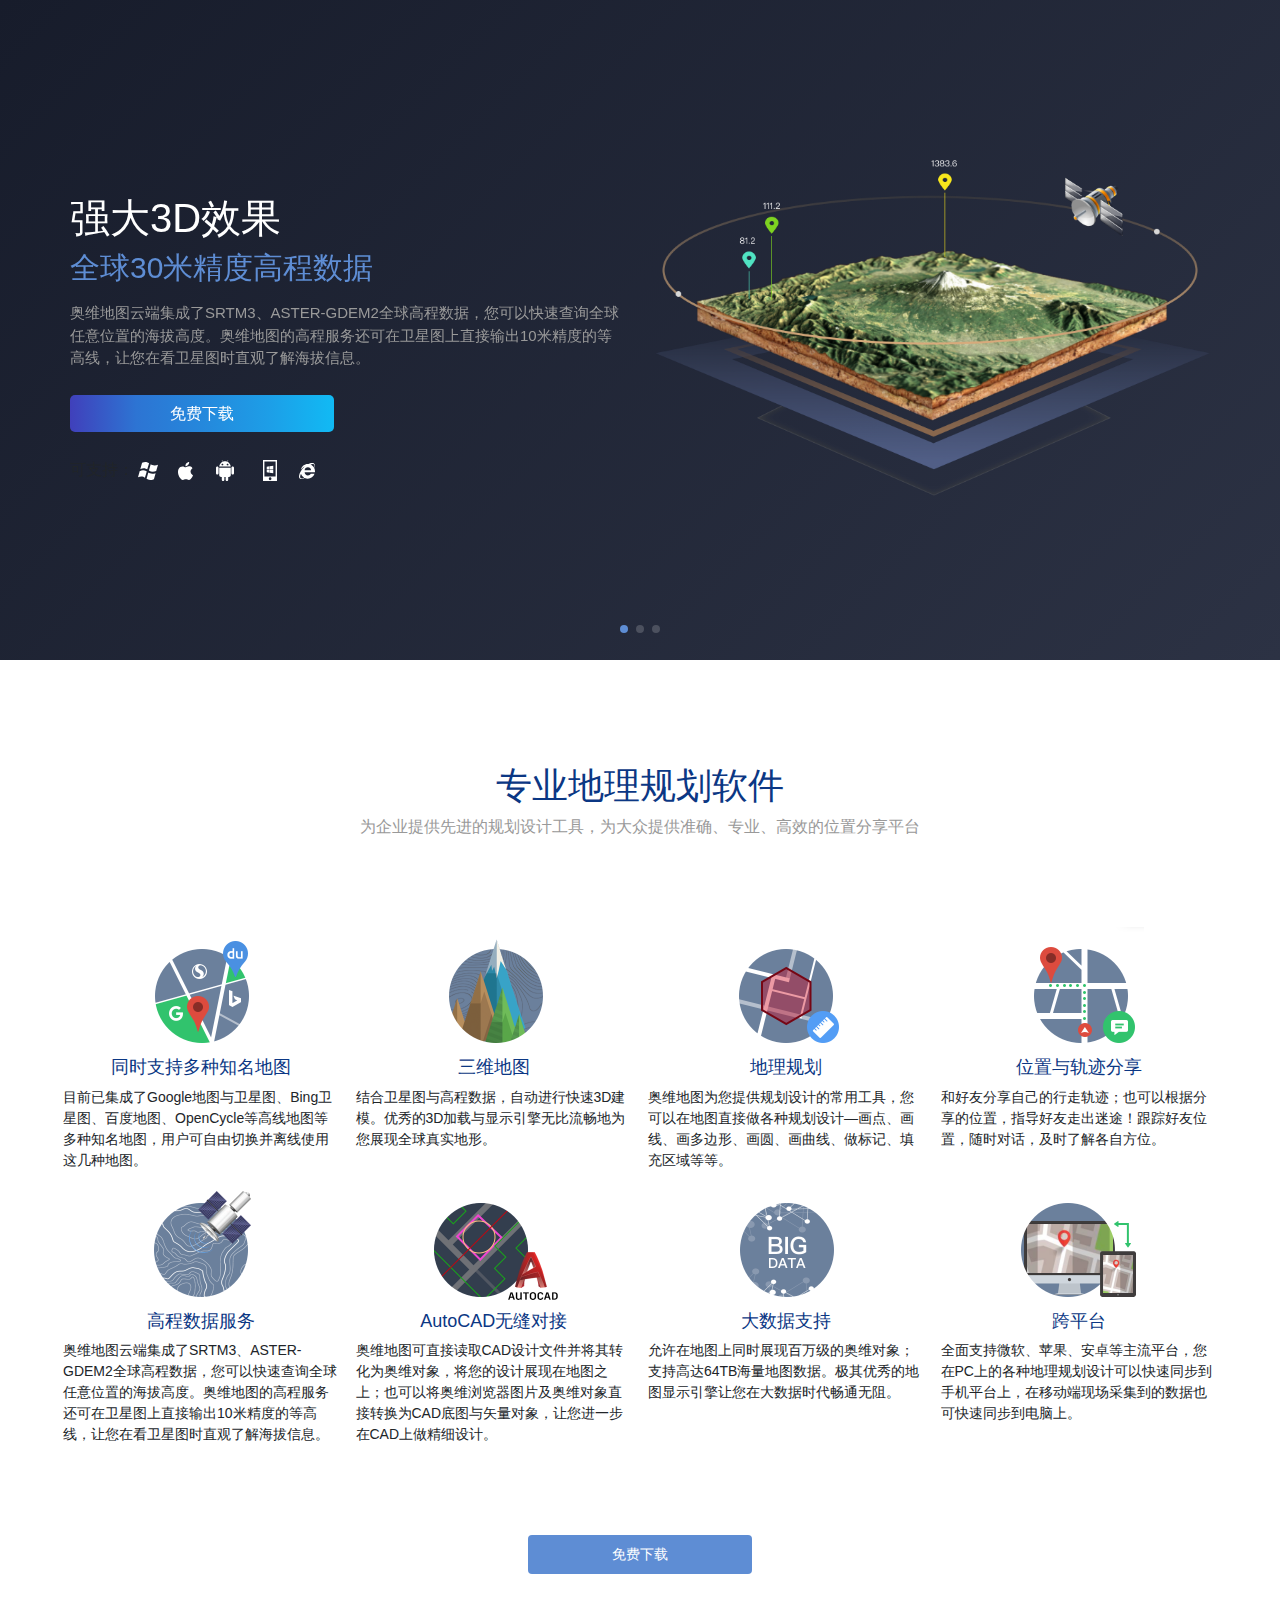
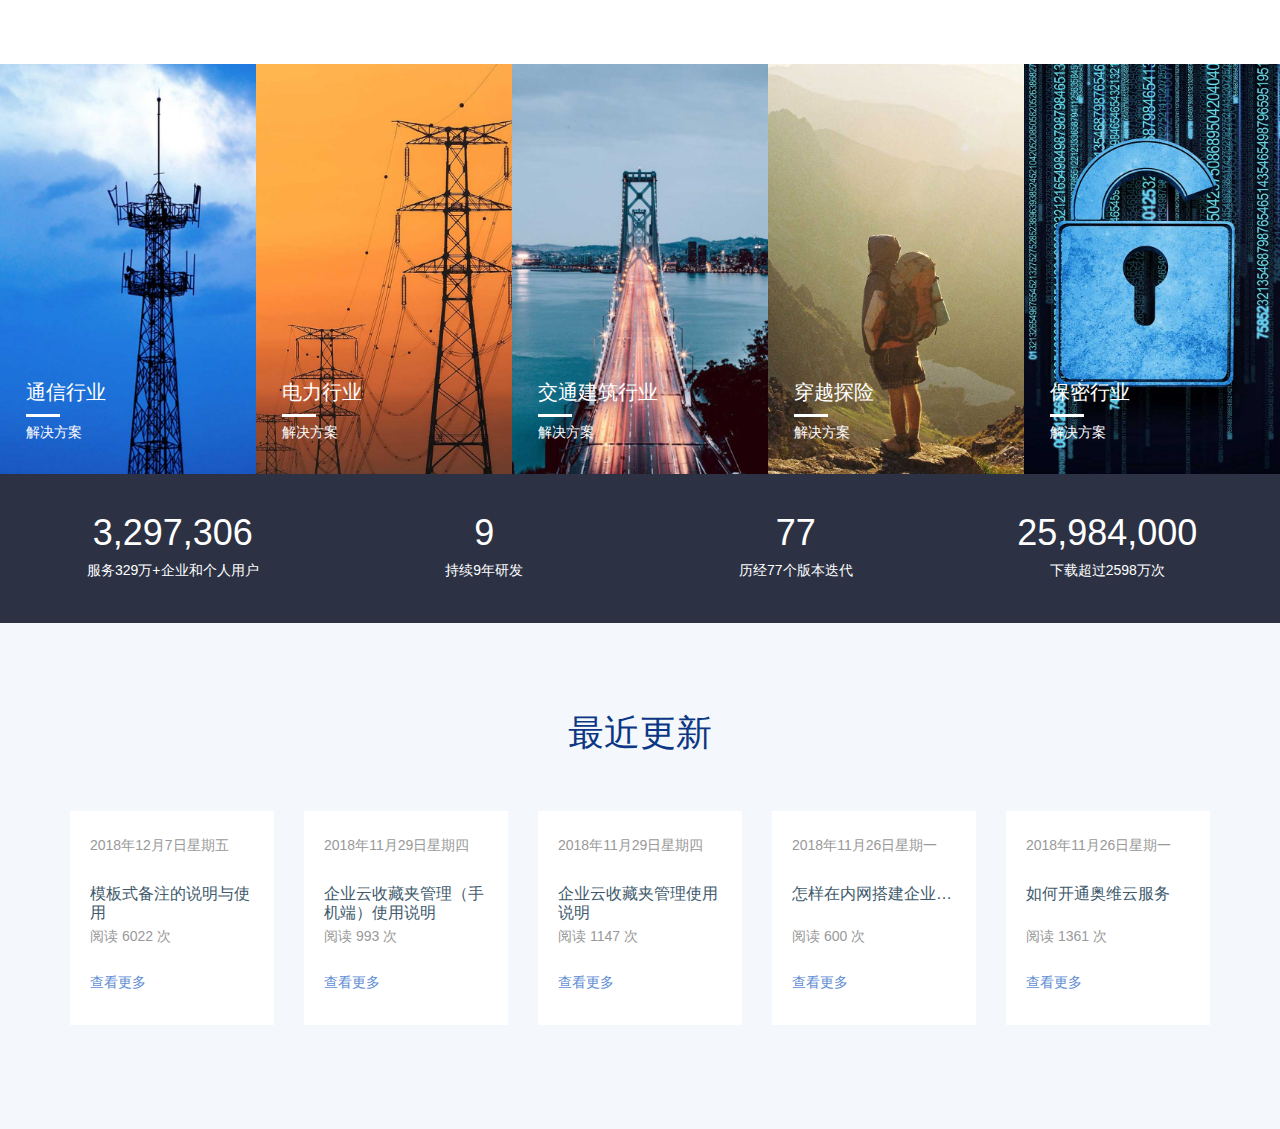
<file: public/index.html>
<!DOCTYPE html>
<html>
<head lang="en">
    <meta charset="UTF-8">
    <meta name="viewport" content="width=device-width, initial-scale=1">
    <link rel="stylesheet" href="./css/bootstrap.css"/>
    <script src="./js/jquery.min.js"></script>
    <script src="./js/popper.min.js"></script>
    <script src="./js/bootstrap.min.js"></script>
    <link rel="stylesheet" href="./css/swiper.min.css">
    <link rel="stylesheet" href="./css/all.css"/>
    <link rel="stylesheet" href="./css/index.css"/>
    <title></title>
</head>
<body>
<!--头-->
<header id="header" class="container"></header>
<!--中部-->
<!--导航栏-->
<section>
    <div class="swiper-container swiper-container-horizontal">
        <div class="swiper-wrapper">
            <!-- Slides -->
            <div class="swiper-slide">
                <div class="container">
                    <div class="row pd-140">
                        <div class="col-lg-6 col-md-12">
                            <div class="title pd-54">
                                <h2 class="text-white text-40">强大3D效果</h2>
                                <h3 class="blue2 text-30">全球30米精度高程数据</h3>
                                <p class="mt-3 mb-3 text-gray text-15">奥维地图云端集成了SRTM3、ASTER-GDEM2全球高程数据，您可以快速查询全球任意位置的海拔高度。奥维地图的高程服务还可在卫星图上直接输出10米精度的等高线，让您在看卫星图时直观了解海拔信息。</p>
                            </div>
                            <div class="pd-16">
                                <a href="http://127.0.0.1:3000/download.html" class="swiper_a text-center">免费下载</a>
                            </div>
                            <p class="pt-3 pb-3">
                                <span>可支持：</span>
                                <span><img src="./image/index/platform.svg" alt=""/></span>
                            </p>
                        </div>
                        <div class="col-lg-6 col-md-12">
                            <div class="img-auto">
                                <img width="100%" src="./image/index/banner-1.png" alt=""/>
                            </div>
                        </div>
                    </div>
                </div>
            </div>
            <div class="swiper-slide">
                <div class="container">
                    <div class="row pd-140">
                        <div class="col-lg-6 col-md-12">
                            <div class="title pd-54">
                                <h2 class="text-white text-40">强大3D效果</h2>
                                <h3 class="blue2 text-30">全球30米精度高程数据</h3>
                                <p class="mt-3 mb-3 text-gray text-15">奥维地图云端集成了SRTM3、ASTER-GDEM2全球高程数据，您可以快速查询全球任意位置的海拔高度。奥维地图的高程服务还可在卫星图上直接输出10米精度的等高线，让您在看卫星图时直观了解海拔信息。</p>
                            </div>
                            <div class="pd-16">
                                <a href="http://127.0.0.1:3000/download.html" class="swiper_a text-center">免费下载</a>
                            </div>
                            <p class="pt-3 pb-3">
                                <span>可支持：</span>
                                <span><img src="./image/index/platform.svg" alt=""/></span>
                            </p>
                        </div>
                        <div class="col-lg-6 col-md-12">
                            <div class="img-auto">
                                <img width="100%" src="./image/index/banner-1.png" alt=""/>
                            </div>
                        </div>
                    </div>
                </div>
            </div>
            <div class="swiper-slide">
                <div class="container">
                    <div class="row pd-140">
                        <div class="col-lg-6 col-md-12">
                            <div class="title pd-54">
                                <h2 class="text-white text-40">强大3D效果</h2>
                                <h3 class="blue2 text-30">全球30米精度高程数据</h3>
                                <p class="mt-3 mb-3 text-gray text-15">奥维地图云端集成了SRTM3、ASTER-GDEM2全球高程数据，您可以快速查询全球任意位置的海拔高度。奥维地图的高程服务还可在卫星图上直接输出10米精度的等高线，让您在看卫星图时直观了解海拔信息。</p>
                            </div>
                            <div class="pd-16">
                                <a href="http://127.0.0.1:3000/download.html" class="swiper_a text-center">免费下载</a>
                            </div>
                            <p class="pt-3 pb-3">
                                <span>可支持：</span>
                                <span><img src="./image/index/platform.svg" alt=""/></span>
                            </p>
                        </div>
                        <div class="col-lg-6 col-md-12">
                            <div class="img-auto">
                                <img width="100%" src="./image/index/banner-1.png" alt=""/>
                            </div>
                        </div>
                    </div>
                </div>
            </div>
        </div>
        <div class="swiper-pagination swiper-pagination-bullets">
            <span class="swiper-pagination-bullet swiper-pagination-bullet-active"></span>
            <span class="swiper-pagination-bullet"></span>
            <span class="swiper-pagination-bullet"></span>
        </div>
    </div>
</section>
<!--中部文字区域-->
<section class="center_padding">
    <div class="container text-center">
        <h2 class="text_blue text-36 mt-4 mb-2">专业地理规划软件</h2>
        <p class="text-gray mb-2">为企业提供先进的规划设计工具，为大众提供准确、专业、高效的位置分享平台</p>
        <!-- 中间整体小方块-->
        <div id="center_fk" class="row center_padding">
            <div class="col-lg-3 col-md-4 col-sm-6 pl-2 pr-2">
                <img src="./image/index/feature-1.png" alt="" class="width-130"/>
                <h3 class="text-18 text_blue">同时支持多种知名地图</h3>
                <p class="text-left text-14">目前已集成了Google地图与卫星图、Bing卫星图、百度地图、OpenCycle等高线地图等多种知名地图，用户可自由切换并离线使用这几种地图。</p>
            </div>
            <div class="col-lg-3 col-md-4 col-sm-6 pl-2 pr-2">
                <img src="./image/index/feature-2.png" alt="" class="width-130"/>
                <h3 class="text-18 text_blue">三维地图</h3>
                <p class="text-left text-14">结合卫星图与高程数据，自动进行快速3D建模。优秀的3D加载与显示引擎无比流畅地为您展现全球真实地形。</p>
            </div>
            <div class="col-lg-3 col-md-4 col-sm-6 pl-2 pr-2">
                <img src="./image/index/feature-3.png" alt="" class="width-130"/>
                <h3 class="text-18 text_blue">地理规划</h3>
                <p class="text-left text-14">奥维地图为您提供规划设计的常用工具，您可以在地图直接做各种规划设计—画点、画线、画多边形、画圆、画曲线、做标记、填充区域等等。</p>
            </div>
            <div class="col-lg-3 col-md-4 col-sm-6 pl-2 pr-2">
                <img src="./image/index/feature-4.png" alt="" class="width-130"/>
                <h3 class="text-18 text_blue">位置与轨迹分享</h3>
                <p class="text-left text-14">和好友分享自己的行走轨迹；也可以根据分享的位置，指导好友走出迷途！跟踪好友位置，随时对话，及时了解各自方位。</p>
            </div>
            <div class="col-lg-3 col-md-4 col-sm-6 pl-2 pr-2">
                <img src="./image/index/feature-5.png" alt="" class="width-130"/>
                <h3 class="text-18 text_blue">高程数据服务</h3>
                <p class="text-left text-14">奥维地图云端集成了SRTM3、ASTER-GDEM2全球高程数据，您可以快速查询全球任意位置的海拔高度。奥维地图的高程服务还可在卫星图上直接输出10米精度的等高线，让您在看卫星图时直观了解海拔信息。</p>
            </div>
            <div class="col-lg-3 col-md-4 col-sm-6 pl-2 pr-2">
                <img src="./image/index/feature-6.png" alt="" class="width-130"/>
                <h3 class="text-18 text_blue">AutoCAD无缝对接</h3>
                <p class="text-left text-14">奥维地图可直接读取CAD设计文件并将其转化为奥维对象，将您的设计展现在地图之上；也可以将奥维浏览器图片及奥维对象直接转换为CAD底图与矢量对象，让您进一步在CAD上做精细设计。</p>
            </div>
            <div class="col-lg-3 col-md-4 col-sm-6 pl-2 pr-2">
                <img src="./image/index/feature-7.png" alt="" class="width-130"/>
                <h3 class="text-18 text_blue">大数据支持</h3>
                <p class="text-left text-14">允许在地图上同时展现百万级的奥维对象；支持高达64TB海量地图数据。极其优秀的地图显示引擎让您在大数据时代畅通无阻。</p>
            </div>
            <div class="col-lg-3 col-md-4 col-sm-6 pl-2 pr-2">
                <img src="./image/index/feature-8.png" alt="" class="width-130"/>
                <h3 class="text-18 text_blue">跨平台</h3>
                <p class="text-left text-14">全面支持微软、苹果、安卓等主流平台，您在PC上的各种地理规划设计可以快速同步到手机平台上，在移动端现场采集到的数据也可快速同步到电脑上。</p>
            </div>
        </div>
        <p class="text-center"><a class="free1_a" href="http://127.0.0.1:3000/download.html">免费下载</a></p>
    </div>
</section>
<!--五图区域-->
<section>
    <div class="container-fluid">
        <div class="row over_h">
            <div class="bg_img col-lg-2-4 col-md-4 col-sm-12 position-relative">
                <a href="javascript:;">
                    <div class="position-absolute img_textp">
                        <h3 class="text-20 text-white white_line">通信行业</h3>
                        <span class="text-white text-14">解决方案</span>
                    </div>
                </a>
            </div>
            <div class="bg_img col-lg-2-4 col-md-4 col-sm-12 position-relative">
                <a href="javascript:;">
                    <div class="position-absolute img_textp">
                        <h3 class="text-20 text-white white_line">电力行业</h3>
                        <span class="text-white text-14">解决方案</span>
                    </div>
                </a>
            </div>
            <div class="bg_img col-lg-2-4 col-md-4 col-sm-12 position-relative">
                <a href="javascript:;">
                    <div class="position-absolute img_textp">
                        <h3 class="text-20 text-white white_line">交通建筑行业</h3>
                        <span class="text-white text-14">解决方案</span>
                    </div>
                </a>
            </div>
            <div class="bg_img col-lg-2-4 col-md-6 col-sm-12 position-relative">
                <a href="javascript:;">
                    <div class="position-absolute img_textp">
                        <h3 class="text-20 text-white white_line">穿越探险</h3>
                        <span class="text-white text-14">解决方案</span>
                    </div>
                </a>
            </div>
            <div class="bg_img col-lg-2-4 col-md-6 col-sm-12 position-relative">
                <a href="javascript:;">
                    <div class="position-absolute img_textp">
                        <h3 class="text-20 text-white white_line">保密行业</h3>
                        <span class="text-white text-14">解决方案</span>
                    </div>
                </a>
            </div>
        </div>
    </div>
</section>
<!--图下黑底文字-->
<section class="bg_an">
    <div class="container-fluid p-3">
        <ul class="row text-center list-unstyled mb-0 p-3">
            <li class="col-lg-3 col-md-6 col-sm-6">
                <span class="text-36 text-white">3,297,306</span>
                <p class="text-white text-14">服务329万+企业和个人用户</p>
            </li>
            <li class="col-lg-3 col-md-6 col-sm-6">
                <span class="text-36 text-white">9</span>
                <p class="text-white text-14">持续9年研发</p>
            </li>
            <li class="col-lg-3 col-md-6 col-sm-6">
                <span class="text-36 text-white">77</span>
                <p class="text-white text-14">历经77个版本迭代</p>
            </li>
            <li class="col-lg-3 col-md-6 col-sm-6">
                <span class="text-36 text-white">25,984,000</span>
                <p class="text-white text-14">下载超过2598万次</p>
            </li>
        </ul>
    </div>
</section>
<!--最近更新-->
<section class="center_padding bg_liang">
    <div class="container">
        <h2 class="text-36 text_blue mt-2 text-center">最近更新</h2>
        <div class="row pt-5">
            <div class="col-lg-2-4 col-md-4 col-sm-12 mb-4">
                <a class="update_a" href="javascript:;">
                    <p class="mb-2 text-gray text-14">2018年12月7日星期五</p>
                    <h3 class="text-16 text_an">模板式备注的说明与使用</h3>
                    <p class="text-gray mb-2">
                        <span></span>
                        <span class="text-14">阅读 6022 次</span>
                    </p>
                    <p class="pt-3 mb-3 text-14 text_blue2">查看更多</p>
                </a>
            </div>
            <div class="col-lg-2-4 col-md-4 col-sm-12 mb-4">
                <a class="update_a" href="javascript:;">
                    <p class="mb-2 text-gray text-14">2018年11月29日星期四</p>
                    <h3 class="text-16 text_an">企业云收藏夹管理（手机端）使用说明</h3>
                    <p class="text-gray mb-2">
                        <span></span>
                        <span class="text-14">阅读 993 次</span>
                    </p>
                    <p class="pt-3 mb-3 text-14 text_blue2">查看更多</p>
                </a>
            </div>
            <div class="col-lg-2-4 col-md-4 col-sm-12 mb-4">
                <a class="update_a" href="javascript:;">
                    <p class="mb-2 text-gray text-14">2018年11月29日星期四</p>
                    <h3 class="text-16 text_an">企业云收藏夹管理使用说明</h3>
                    <p class="text-gray mb-2">
                        <span></span>
                        <span class="text-14">阅读 1147 次</span>
                    </p>
                    <p class="pt-3 mb-3 text-14 text_blue2">查看更多</p>
                </a>
            </div>
            <div class="col-lg-2-4 col-md-4 col-sm-12 mb-4">
                <a class="update_a" href="javascript:;">
                    <p class="mb-2 text-gray text-14">2018年11月26日星期一</p>
                    <h3 class="text-16 text_an text-truncate">怎样在内网搭建企业服务器并批量对客户端机器授权</h3>
                    <p class="text-gray mb-2">
                        <span></span>
                        <span class="text-14">阅读 600 次</span>
                    </p>
                    <p class="pt-3 mb-3 text-14 text_blue2">查看更多</p>
                </a>
            </div>
            <div class="col-lg-2-4 col-md-4 col-sm-12 mb-4">
                <a class="update_a" href="javascript:;">
                    <p class="mb-2 text-gray text-14">2018年11月26日星期一</p>
                    <h3 class="text-16 text_an">如何开通奥维云服务</h3>
                    <p class="text-gray mb-2">
                        <span></span>
                        <span class="text-14">阅读 1361 次</span>
                    </p>
                    <p class="pt-3 mb-3 text-14 text_blue2">查看更多</p>
                </a>
            </div>
        </div>
    </div>
</section>
<!--脚-->
<footer id="footer" class="container"></footer>
<script src="./js/swiper.min.js"></script>
<script src="./js/jquery-3.2.1.js"></script>
<script src="./js/transparent_header.js"></script>
<script src="./js/footer.js"></script>
<script>
    var mySwiper = new Swiper ('.swiper-container', {loop: true, pagination: {el:'.swiper-pagination'}})
</script>
</body>
</html>
</file>
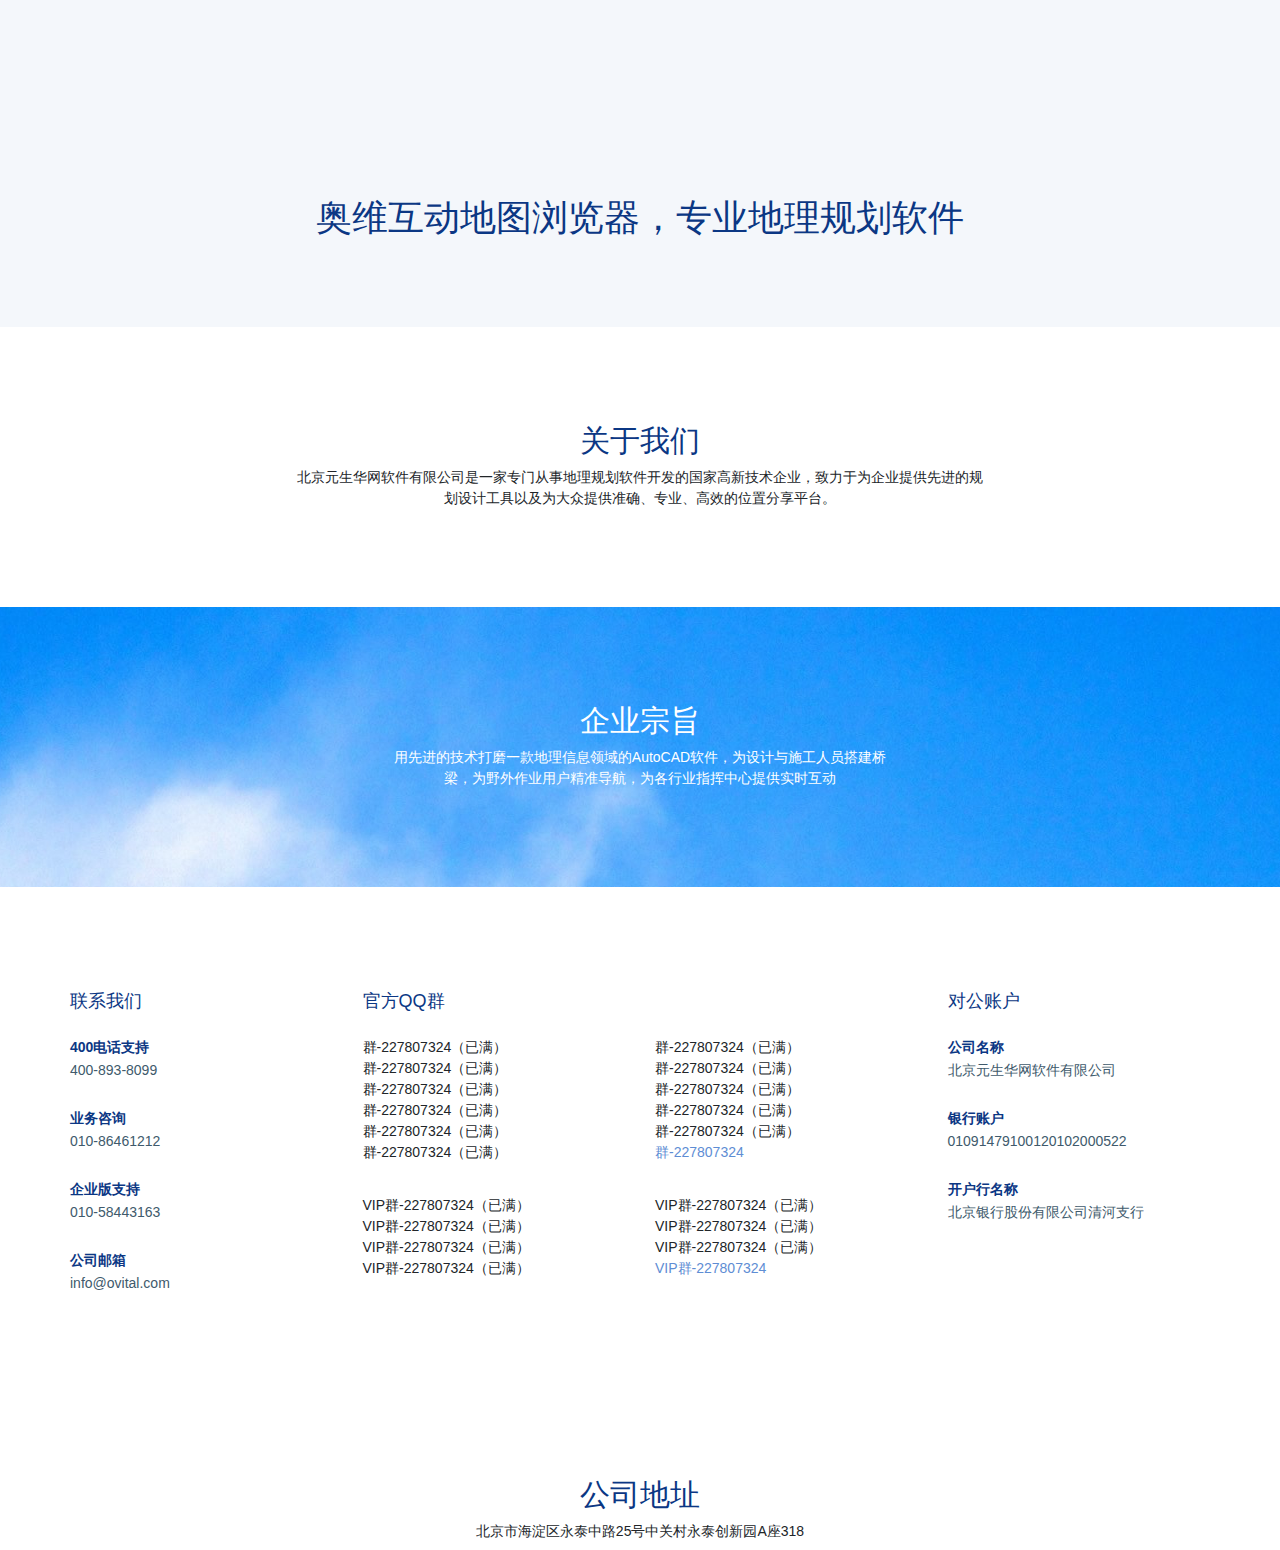
<file: public/about.html>
<!DOCTYPE html>
<html>
<head lang="en">
  <meta charset="UTF-8">
  <meta name="viewport" content="width=device-width, initial-scale=1">
  <link rel="stylesheet" href="./css/bootstrap.css"/>
  <script src="./js/jquery.min.js"></script>
  <script src="./js/popper.min.js"></script>
  <script src="./js/bootstrap.min.js"></script>
  <link rel="stylesheet" href="./css/all.css"/>
  <link rel="stylesheet" href="./css/about.css"/>
  <title></title>
</head>
<body>
  <!-- 头 -->
  <header id="header" class="container"></header>
  <!-- top蓝字-->
  <section class="top_padding">
    <div class="container text-center">
      <h2 class="blue text-36 mt-3 mb-2">奥维互动地图浏览器，专业地理规划软件</h2>
    </div>
  </section>
  <!-- 关于我们-->
  <section class="padding-80">
    <div class="container text-center">
      <div class="center_width">
        <h2 class="text-30 blue mt-3 mb-2">关于我们</h2>
        <p class="pb-2 text-14">北京元生华网软件有限公司是一家专门从事地理规划软件开发的国家高新技术企业，致力于为企业提供先进的规划设计工具以及为大众提供准确、专业、高效的位置分享平台。</p>
      </div>
    </div>
  </section>
  <!-- 企业宗旨-->
  <section class="zz_bg padding-80">
    <div class="container text-center">
      <div class="zz_width">
        <h2 class="text-30 text-white mt-3 mb-2">企业宗旨</h2>
        <p class="text-white pb-2 text-14">用先进的技术打磨一款地理信息领域的AutoCAD软件，为设计与施工人员搭建桥梁，为野外作业用户精准导航，为各行业指挥中心提供实时互动</p>
      </div>
    </div>
  </section>
  <!-- 最后信息-->
  <section>
    <div class="container padding-80">
      <div class="row">
        <div class="col-md-3">
          <h3 class="text-18 blue pb-3 mt-4 mb-2">联系我们</h3>
          <p class="pb-3">
            <b class="d-block font-weight-bold blue text-14">400电话支持</b>
            <span class="text-14 text-gray">400-893-8099</span>
          </p>
          <p class="pb-3">
            <b class="d-block font-weight-bold blue text-14">业务咨询</b>
            <span class="text-14 text-gray">010-86461212</span>
          </p>
          <p class="pb-3">
            <b class="d-block font-weight-bold blue text-14">企业版支持</b>
            <span class="text-14 text-gray">010-58443163</span>
          </p>
          <p class="pb-3">
            <b class="d-block font-weight-bold blue text-14">公司邮箱</b>
            <span class="text-14 text-gray">info@ovital.com</span>
          </p>
        </div>
        <div class="col-md-6">
          <h3 class="text-18 blue pb-3 mt-4 mb-2">官方QQ群</h3>
          <div class="pb-3">
            <div class="row text-14 pb-3">
              <div class="col-sm-6">群-227807324（已满）</div>
              <div class="col-sm-6">群-227807324（已满）</div>
              <div class="col-sm-6">群-227807324（已满）</div>
              <div class="col-sm-6">群-227807324（已满）</div>
              <div class="col-sm-6">群-227807324（已满）</div>
              <div class="col-sm-6">群-227807324（已满）</div>
              <div class="col-sm-6">群-227807324（已满）</div>
              <div class="col-sm-6">群-227807324（已满）</div>
              <div class="col-sm-6">群-227807324（已满）</div>
              <div class="col-sm-6">群-227807324（已满）</div>
              <div class="col-sm-6">群-227807324（已满）</div>
              <div class="col-sm-6 blue2">群-227807324</div>
            </div>
          </div>
          <div class="pb-3">
            <div class="row text-14 pb-3">
              <div class="col-sm-6">VIP群-227807324（已满）</div>
              <div class="col-sm-6">VIP群-227807324（已满）</div>
              <div class="col-sm-6">VIP群-227807324（已满）</div>
              <div class="col-sm-6">VIP群-227807324（已满）</div>
              <div class="col-sm-6">VIP群-227807324（已满）</div>
              <div class="col-sm-6">VIP群-227807324（已满）</div>
              <div class="col-sm-6">VIP群-227807324（已满）</div>
              <div class="col-sm-6 blue2">VIP群-227807324</div>
            </div>
          </div>
        </div>
        <div class="col-md-3">
          <h3 class="text-18 blue pb-3 mt-4 mb-2">对公账户</h3>
          <p class="pb-3">
            <b class="d-block font-weight-bold blue text-14">公司名称</b>
            <span class="text-14 text-gray">北京元生华网软件有限公司</span>
          </p>
          <p class="pb-3">
            <b class="d-block font-weight-bold blue text-14">银行账户</b>
            <span class="text-14 text-gray">01091479100120102000522</span>
          </p>
          <p class="pb-3">
            <b class="d-block font-weight-bold blue text-14">开户行名称</b>
            <span class="text-14 text-gray">北京银行股份有限公司清河支行</span>
          </p>
        </div>
      </div>
    </div>
  </section>
  <!-- 地图Api-->
  <section class="text-center">
    <h2 class="text-30 mt-3 mb-2 blue padding-60">公司地址</h2>
    <p class="mb-2 text-14">北京市海淀区永泰中路25号中关村永泰创新园A座318</p>
    <!-- 地图-->
  </section>
  <!--脚-->
<footer id="footer" class="container"></footer>
<script src="./js/others_header.js"></script>
<script src="./js/footer.js"></script>
</body>
</html>
</file>
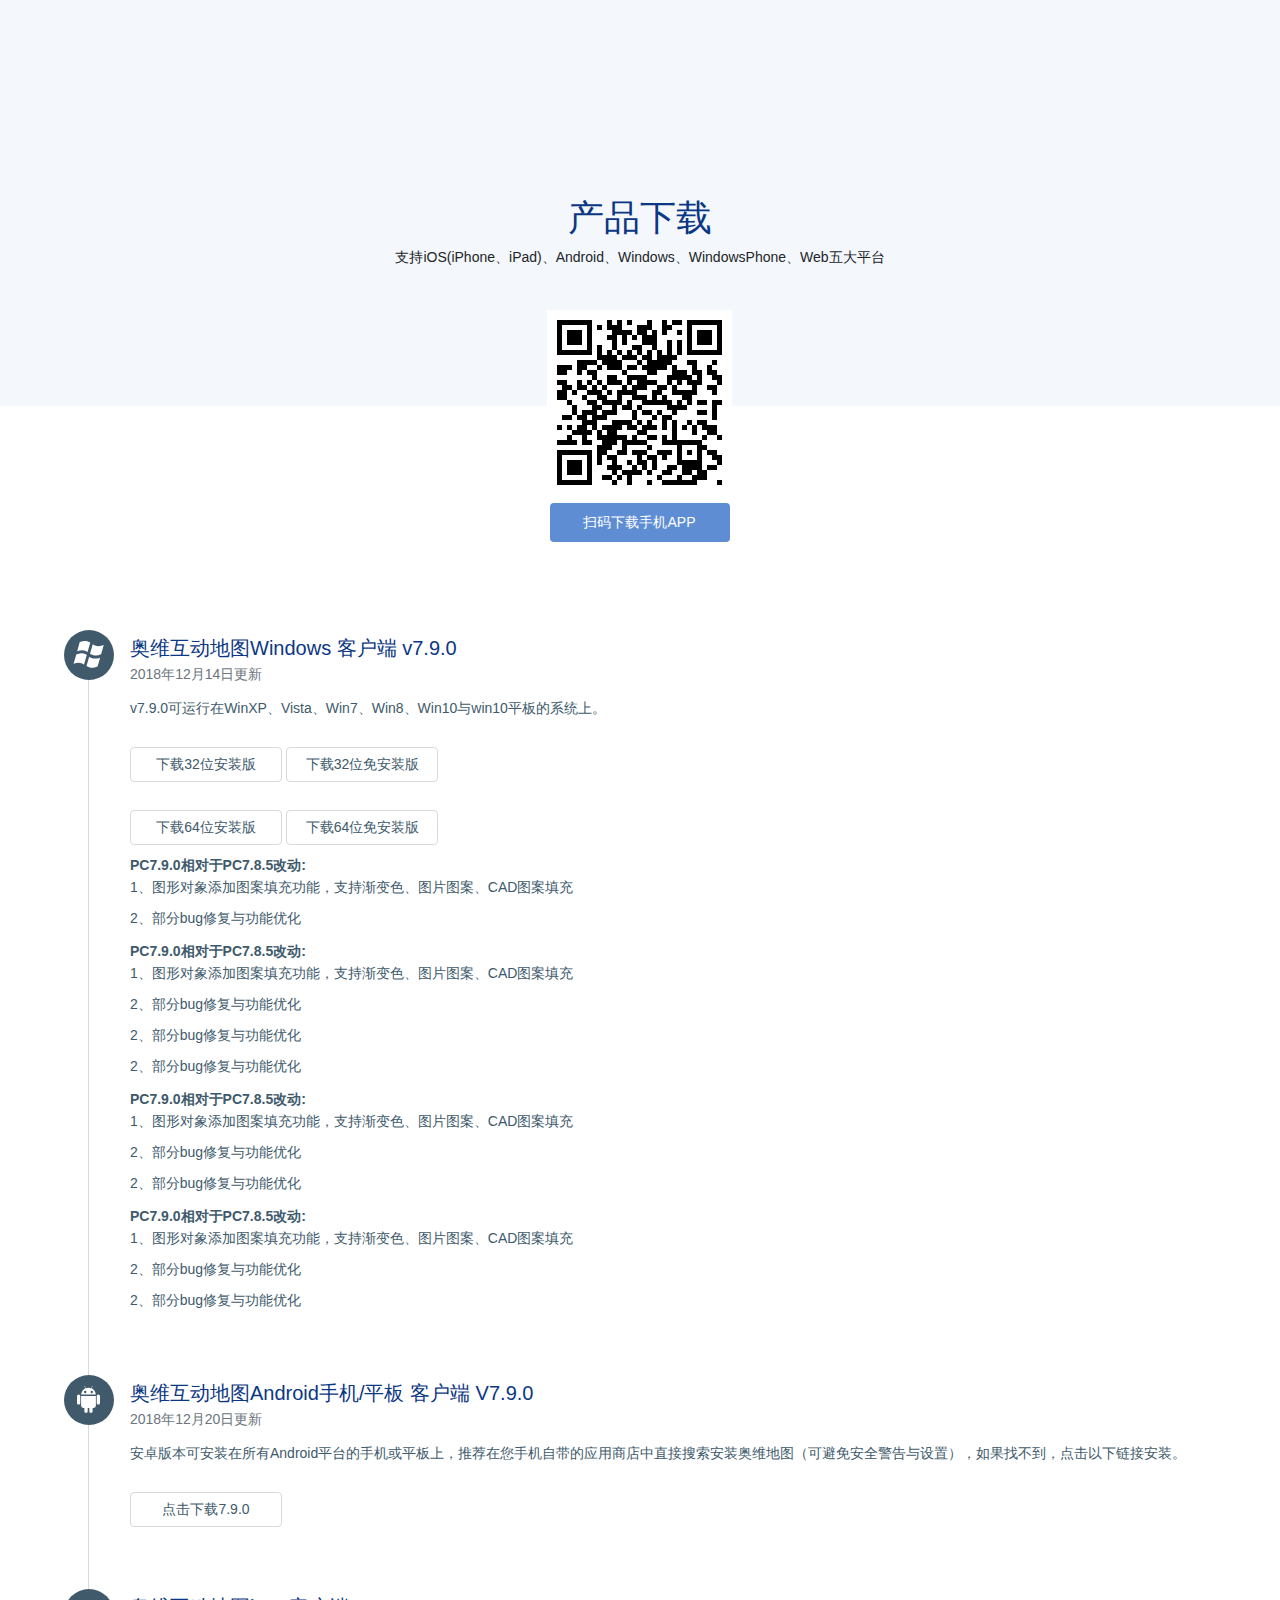
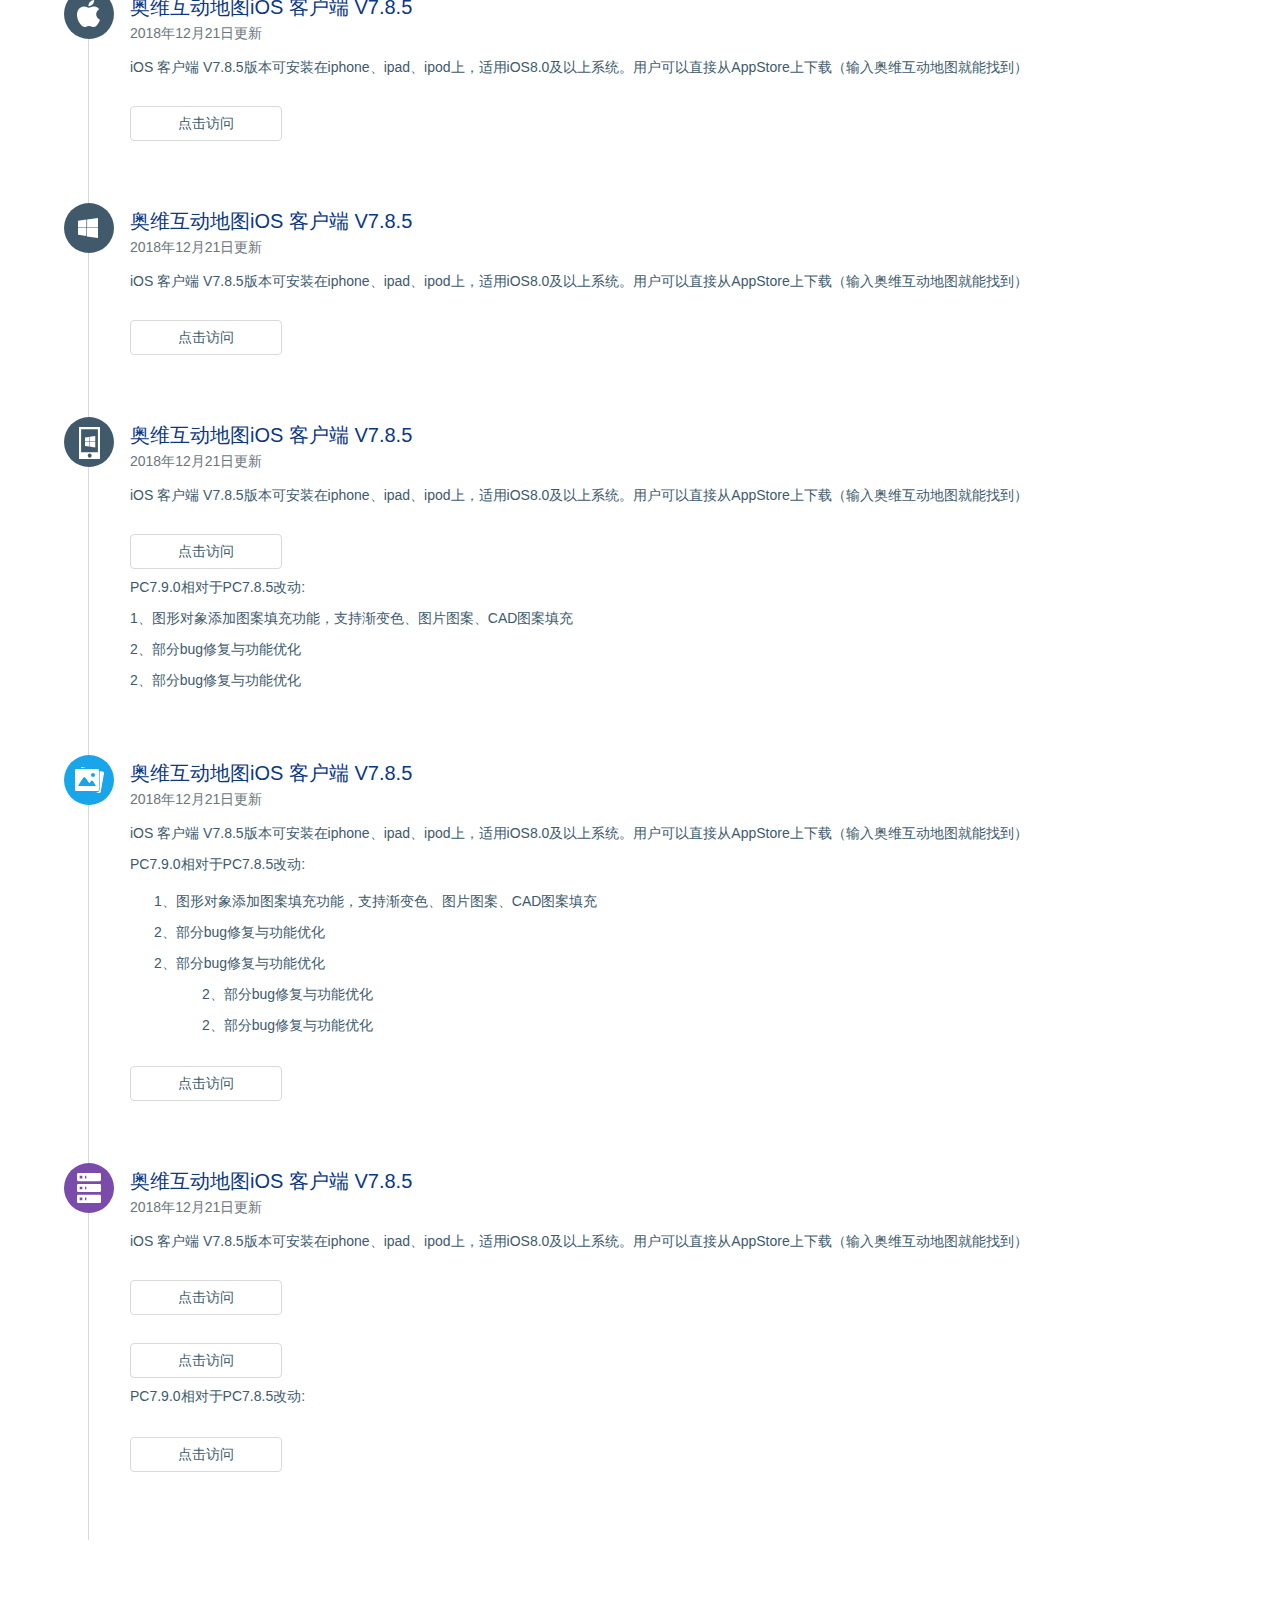
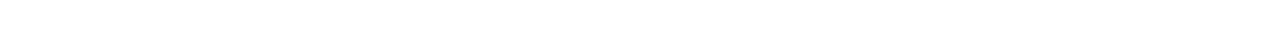
<file: public/download.html>
<!DOCTYPE html>
<html>
<head lang="en">
  <meta charset="UTF-8">
  <meta name="viewport" content="width=device-width, initial-scale=1">
  <link rel="stylesheet" href="./css/bootstrap.css"/>
  <script src="./js/jquery.min.js"></script>
  <script src="./js/popper.min.js"></script>
  <script src="./js/bootstrap.min.js"></script>
  <link rel="stylesheet" href="./css/all.css"/>
  <link rel="stylesheet" href="./css/download.css"/>
  <title></title>
</head>
<body>
  <!-- 头 -->
  <header id="header" class="container"></header>
  <!-- 产品下载-->
  <section class="top_padding">
    <div class="container text-center">
      <h2 class="text-36 blue mt-3 mb-2">产品下载</h2>
      <p class="text-14 mb-2">支持iOS(iPhone、iPad)、Android、Windows、WindowsPhone、Web五大平台</p>
    </div>
  </section>
  <!-- 二维码-->
  <section class="QR_center">
    <p class="mb-2">
      <img src="./image/download/erweima.png" alt=""/>
    </p>
    <a href="javascript:;" class="free2_a h_pointer">扫码下载手机APP</a>
  </section>
  <!-- 版本下载-->
  <section class="list_padding">
    <ul class="list-unstyled m-0 p-0">
      <li>
        <span><img src="./image/download/icon-1.svg" alt=""/></span>
        <div class="line_ht">
          <div>
            <h2 class="text-20 blue mb-0">奥维互动地图Windows 客户端 v7.9.0</h2>
            <p class="text-14 text-muted">2018年12月14日更新</p>
          </div>
        </div>
        <div>
          <p class="text-14 text-gray mb-2">v7.9.0可运行在WinXP、Vista、Win7、Win8、Win10与win10平板的系统上。</p>
          <p class="mb-2">
            <a class="download_a" href="javascript:;">下载32位安装版</a>
            <a class="download_a" href="javascript:;">下载32位免安装版</a>
          </p>
          <p class="mb-2">
            <a class="download_a" href="javascript:;">下载64位安装版</a>
            <a class="download_a" href="javascript:;">下载64位免安装版</a>
          </p>
          <div>
            <b class="font-weight-bold text-14 text-gray">PC7.9.0相对于PC7.8.5改动:</b>
            <p class="text-14 text-gray">1、图形对象添加图案填充功能，支持渐变色、图片图案、CAD图案填充</p>
            <p class="text-14 text-gray">2、部分bug修复与功能优化</p>
          </div>
          <div>
            <b class="font-weight-bold text-14 text-gray">PC7.9.0相对于PC7.8.5改动:</b>
            <p class="text-14 text-gray">1、图形对象添加图案填充功能，支持渐变色、图片图案、CAD图案填充</p>
            <p class="text-14 text-gray">2、部分bug修复与功能优化</p>
            <p class="text-14 text-gray">2、部分bug修复与功能优化</p>
            <p class="text-14 text-gray">2、部分bug修复与功能优化</p>
          </div>
          <div>
            <b class="font-weight-bold text-14 text-gray">PC7.9.0相对于PC7.8.5改动:</b>
            <p class="text-14 text-gray">1、图形对象添加图案填充功能，支持渐变色、图片图案、CAD图案填充</p>
            <p class="text-14 text-gray">2、部分bug修复与功能优化</p>
            <p class="text-14 text-gray">2、部分bug修复与功能优化</p>
          </div>
          <div>
            <b class="font-weight-bold text-14 text-gray">PC7.9.0相对于PC7.8.5改动:</b>
            <p class="text-14 text-gray">1、图形对象添加图案填充功能，支持渐变色、图片图案、CAD图案填充</p>
            <p class="text-14 text-gray">2、部分bug修复与功能优化</p>
            <p class="text-14 text-gray">2、部分bug修复与功能优化</p>
          </div>
        </div>
      </li>
      <li>
        <span><img src="./image/download/icon-2.svg" alt=""/></span>
        <div class="line_ht">
          <div>
            <h2 class="text-20 blue mb-0">奥维互动地图Android手机/平板 客户端 V7.9.0</h2>
            <p class="text-14 text-muted">2018年12月20日更新</p>
          </div>
        </div>
        <div>
          <p class="text-14 text-gray mb-2">安卓版本可安装在所有Android平台的手机或平板上，推荐在您手机自带的应用商店中直接搜索安装奥维地图（可避免安全警告与设置），如果找不到，点击以下链接安装。</p>
          <p class="mb-2">
            <a class="download_a" href="javascript:;">点击下载7.9.0</a>
          </p>
        </div>
      </li>
      <li>
        <span><img src="./image/download/icon-3.svg" alt=""/></span>
        <div class="line_ht">
          <div>
            <h2 class="text-20 blue mb-0">奥维互动地图iOS 客户端 V7.8.5</h2>
            <p class="text-14 text-muted">2018年12月21日更新</p>
          </div>
        </div>
        <div>
          <p class="text-14 text-gray mb-2">iOS 客户端 V7.8.5版本可安装在iphone、ipad、ipod上，适用iOS8.0及以上系统。用户可以直接从AppStore上下载（输入奥维互动地图就能找到）</p>
          <p class="mb-2">
            <a class="download_a" href="javascript:;">点击访问</a>
          </p>
        </div>
      </li>
      <li>
        <span><img src="./image/download/icon-4.svg" alt=""/></span>
        <div class="line_ht">
          <div>
            <h2 class="text-20 blue mb-0">奥维互动地图iOS 客户端 V7.8.5</h2>
            <p class="text-14 text-muted">2018年12月21日更新</p>
          </div>
        </div>
        <div>
          <p class="text-14 text-gray mb-2">iOS 客户端 V7.8.5版本可安装在iphone、ipad、ipod上，适用iOS8.0及以上系统。用户可以直接从AppStore上下载（输入奥维互动地图就能找到）</p>
          <p class="mb-2">
            <a class="download_a" href="javascript:;">点击访问</a>
          </p>
        </div>
      </li>
      <li>
        <span><img src="./image/download/icon-5.svg" alt=""/></span>
        <div class="line_ht">
          <div>
            <h2 class="text-20 blue mb-0">奥维互动地图iOS 客户端 V7.8.5</h2>
            <p class="text-14 text-muted">2018年12月21日更新</p>
          </div>
        </div>
        <div>
          <p class="text-14 text-gray mb-2">iOS 客户端 V7.8.5版本可安装在iphone、ipad、ipod上，适用iOS8.0及以上系统。用户可以直接从AppStore上下载（输入奥维互动地图就能找到）</p>
          <p class="mb-2">
            <a class="download_a" href="javascript:;">点击访问</a>
          </p>
          <div>
            <p class="text-14 text-gray">PC7.9.0相对于PC7.8.5改动:</p>
            <p class="text-14 text-gray">1、图形对象添加图案填充功能，支持渐变色、图片图案、CAD图案填充</p>
            <p class="text-14 text-gray">2、部分bug修复与功能优化</p>
            <p class="text-14 text-gray">2、部分bug修复与功能优化</p>
          </div>
        </div>
      </li>
      <li>
        <span><img src="./image/download/icon-6.svg" alt=""/></span>
        <div class="line_ht">
          <div>
            <h2 class="text-20 blue mb-0">奥维互动地图iOS 客户端 V7.8.5</h2>
            <p class="text-14 text-muted">2018年12月21日更新</p>
          </div>
        </div>
        <div>
          <p class="text-14 text-gray">iOS 客户端 V7.8.5版本可安装在iphone、ipad、ipod上，适用iOS8.0及以上系统。用户可以直接从AppStore上下载（输入奥维互动地图就能找到）</p>
          <p class="text-14 text-gray mb-3">PC7.9.0相对于PC7.8.5改动:</p>
          <div class="pl-4">
            <p class="text-14 text-gray">1、图形对象添加图案填充功能，支持渐变色、图片图案、CAD图案填充</p>
            <p class="text-14 text-gray">2、部分bug修复与功能优化</p>
            <p class="text-14 text-gray">2、部分bug修复与功能优化</p>
            <p class="text-14 text-gray pl-5">2、部分bug修复与功能优化</p>
            <p class="text-14 text-gray pl-5">2、部分bug修复与功能优化</p>
          </div>
          <p class="mb-2">
            <a class="download_a" href="javascript:;">点击访问</a>
          </p>
        </div>
      </li>
      <li>
        <span><img src="./image/download/icon-7.svg" alt=""/></span>
        <div class="line_ht">
          <div>
            <h2 class="text-20 blue mb-0">奥维互动地图iOS 客户端 V7.8.5</h2>
            <p class="text-14 text-muted">2018年12月21日更新</p>
          </div>
        </div>
        <div>
          <p class="text-14 text-gray mb-2">iOS 客户端 V7.8.5版本可安装在iphone、ipad、ipod上，适用iOS8.0及以上系统。用户可以直接从AppStore上下载（输入奥维互动地图就能找到）</p>
          <p class="mb-2">
            <a class="download_a" href="javascript:;">点击访问</a>
          </p>
          <p class="mb-2">
            <a class="download_a" href="javascript:;">点击访问</a>
          </p>
          <div>
            <p class="text-14 text-gray">PC7.9.0相对于PC7.8.5改动:</p>
          </div>
          <p class="mb-2">
            <a class="download_a" href="javascript:;">点击访问</a>
          </p>
        </div>
      </li>
    </ul>
  </section>
  <!--脚-->
<footer id="footer" class="container"></footer>
<script src="./js/others_header.js"></script>
<script src="./js/footer.js"></script>
<script>
  var a=document.querySelectorAll("[href='javascript:;']");
  for(var i=0;i<a.length;i++){
    a[i].onclick=function(){
      alert("敬请期待");
    }
  }
</script>
</body>
</html>
</file>
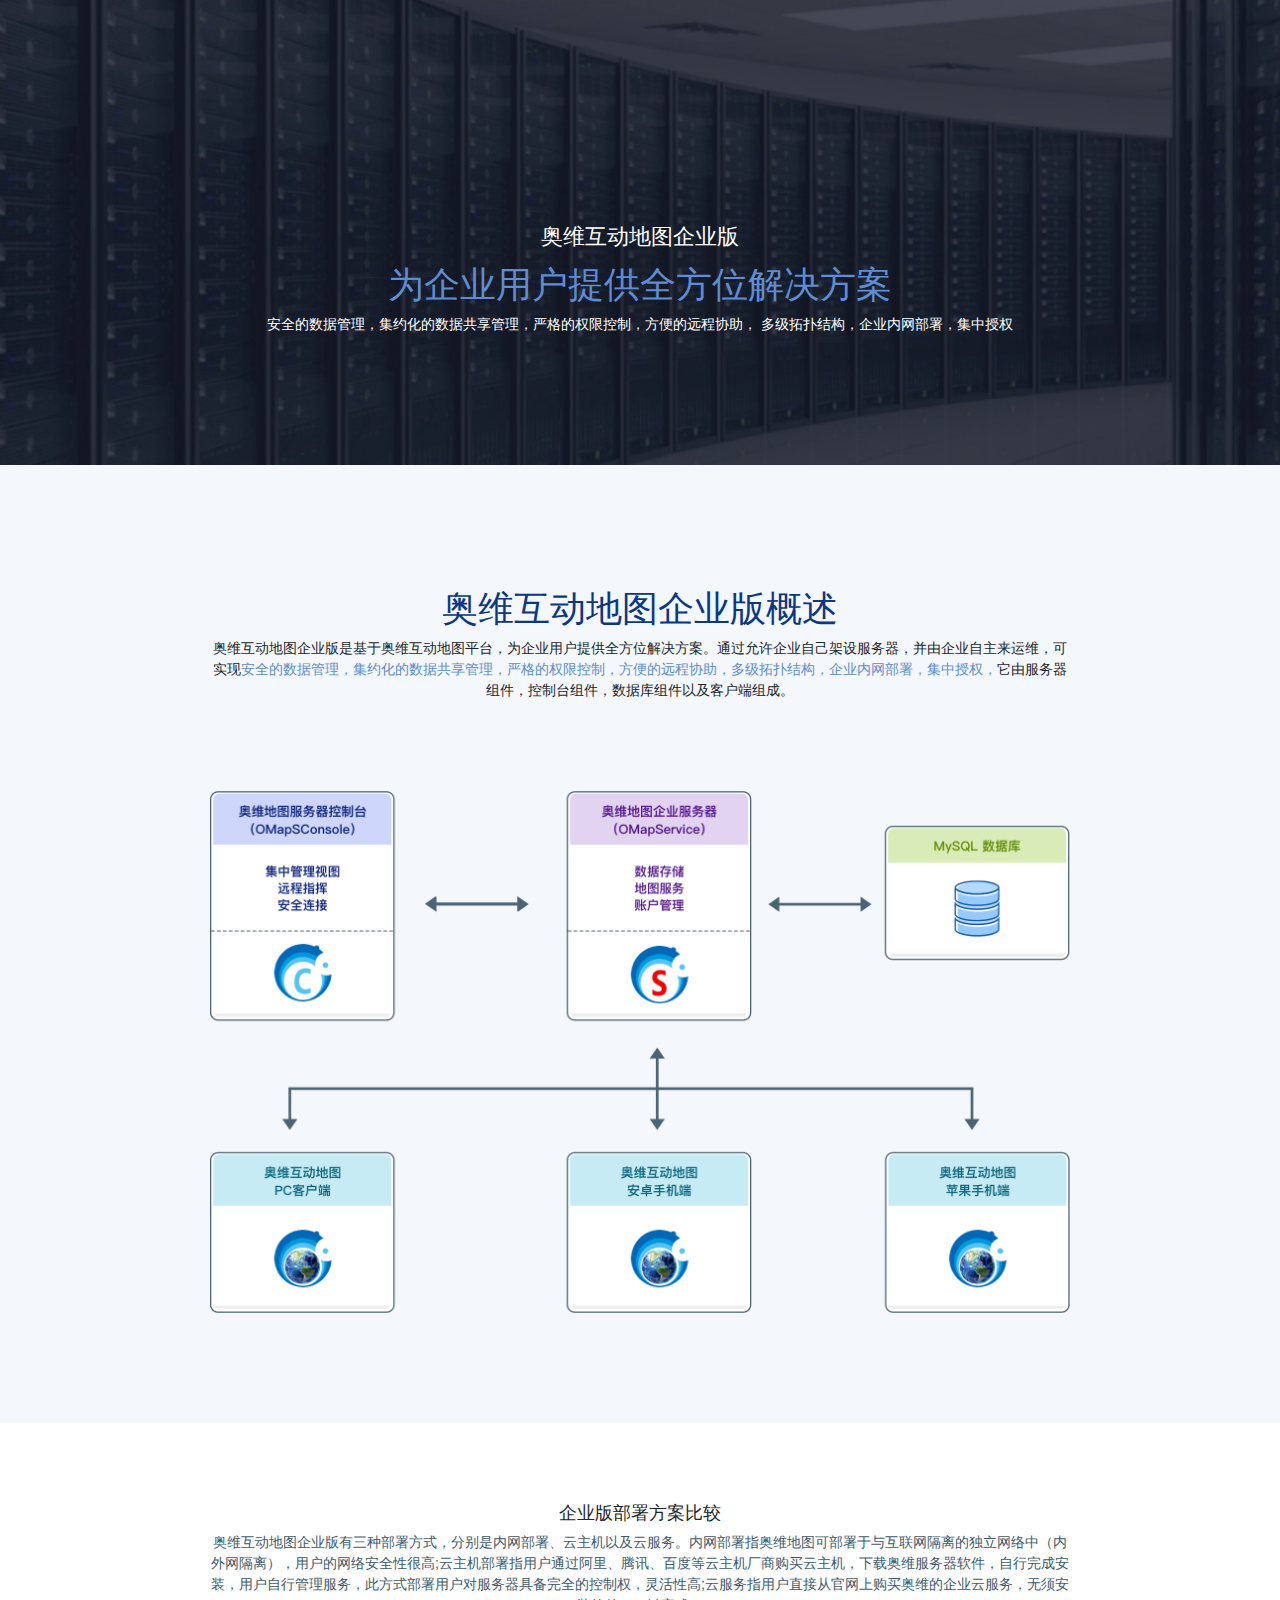
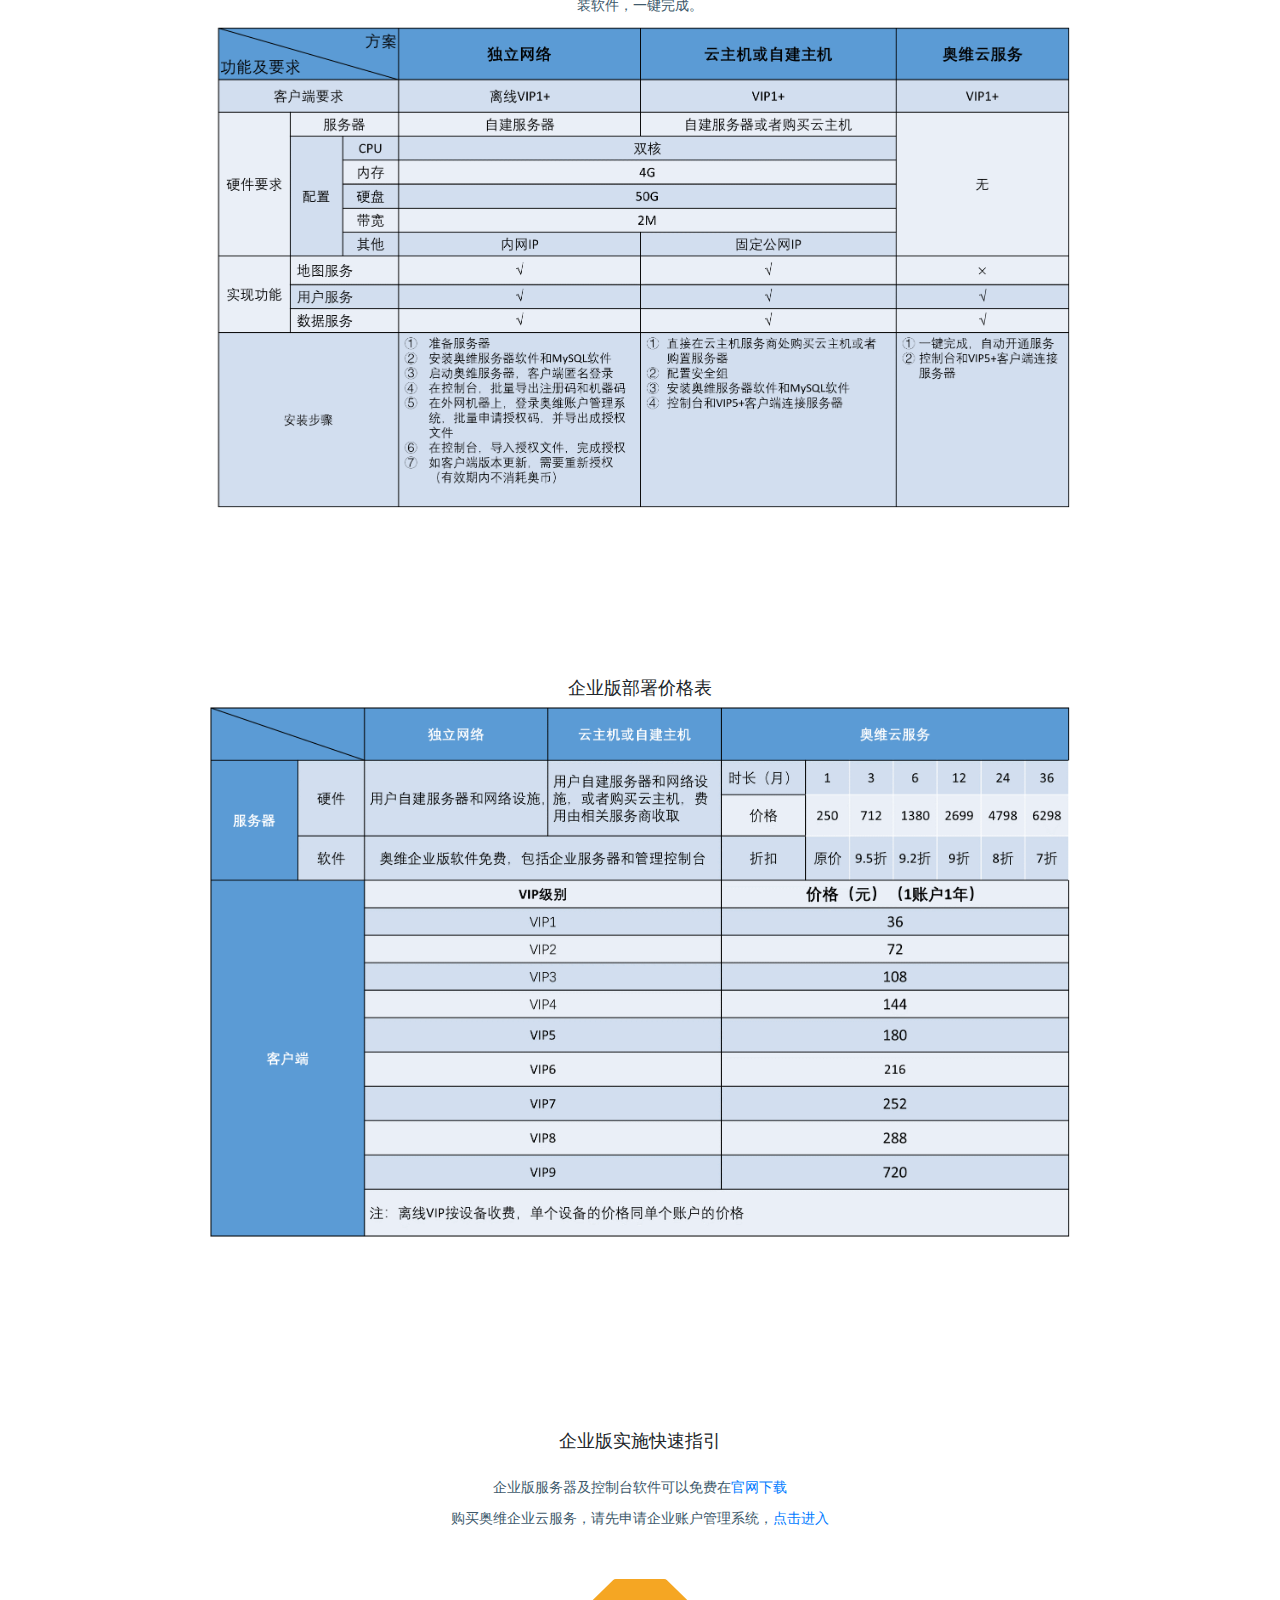
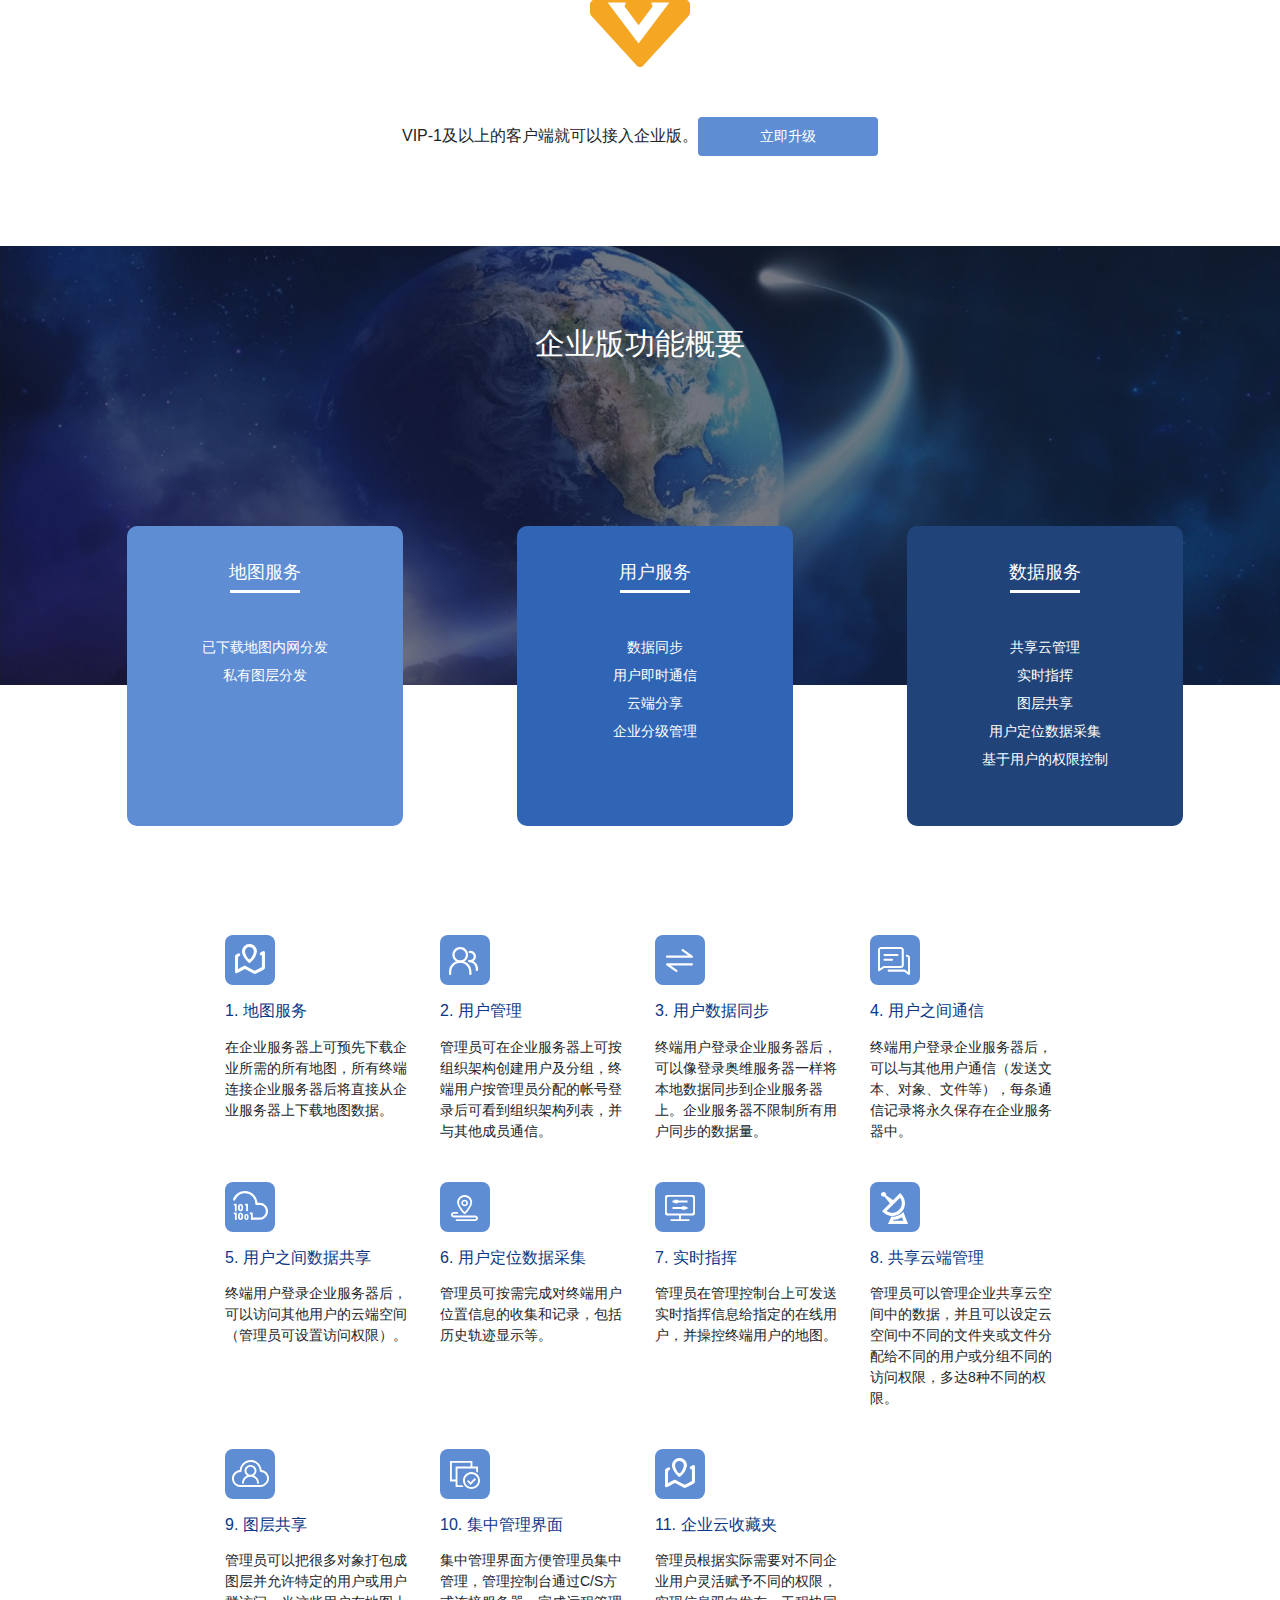
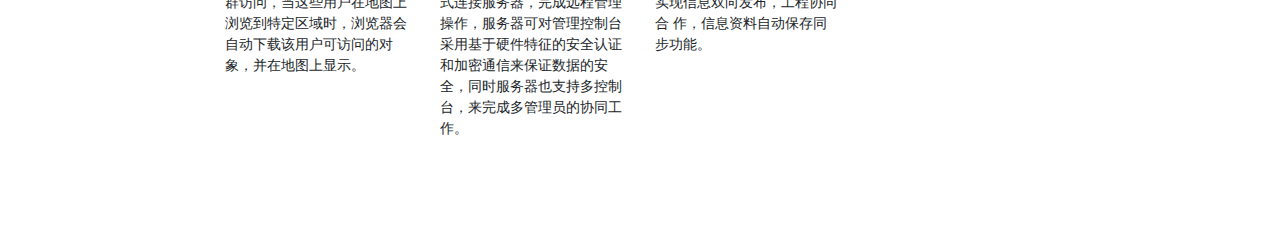
<file: public/enterprise.html>
<!DOCTYPE html>
<html>
<head lang="en">
  <meta charset="UTF-8">
  <meta name="viewport" content="width=device-width, initial-scale=1">
  <link rel="stylesheet" href="./css/bootstrap.css"/>
  <script src="./js/jquery.min.js"></script>
  <script src="./js/popper.min.js"></script>
  <script src="./js/bootstrap.min.js"></script>
  <link rel="stylesheet" href="./css/all.css"/>
  <link rel="stylesheet" href="./css/enterprise.css"/>
  <title></title>
</head>
<body>
  <!-- 头 -->
  <header id="header" class="container"></header>
  <!-- top-->
  <section class="box_padding">
    <div class="container text-center">
      <p class="text-22">奥维互动地图企业版</p>
      <h2 class="text-36 blue2">为企业用户提供全方位解决方案</h2>
      <p class="mb-0 text-14">安全的数据管理，集约化的数据共享管理，严格的权限控制，方便的远程协助， 多级拓扑结构，企业内网部署，集中授权</p>
    </div>
  </section>
  <!-- 概述-->
  <section class="over_padding">
    <div class="container text-center">
      <div class="row">
        <h2 class="text-36 blue w-100">奥维互动地图企业版概述</h2>
        <p class="text-14 p-0 m-0">奥维互动地图企业版是基于奥维互动地图平台，为企业用户提供全方位解决方案。通过允许企业自己架设服务器，并由企业自主来运维，可实现<span class="blue2">安全的数据管理，集约化的数据共享管理，严格的权限控制，方便的远程协助，多级拓扑结构，企业内网部署，集中授权，</span>它由服务器组件，控制台组件，数据库组件以及客户端组成。</p>
        <p class="pt-90">
          <img width="100%" src="./image/enterprise/overview5.png" alt=""/>
        </p>
      </div>
    </div>
  </section>
  <!-- 比较方案-->
  <section class="pd-80">
    <div class="container">
      <div class="row text-center">
        <div>
          <h3 class="text-18">企业版部署方案比较</h3>
          <p class="text-14 text-gray">奥维互动地图企业版有三种部署方式，分别是内网部署、云主机以及云服务。内网部署指奥维地图可部署于与互联网隔离的独立网络中（内外网隔离），用户的网络安全性很高;云主机部署指用户通过阿里、腾讯、百度等云主机厂商购买云主机，下载奥维服务器软件，自行完成安装，用户自行管理服务，此方式部署用户对服务器具备完全的控制权，灵活性高;云服务指用户直接从官网上购买奥维的企业云服务，无须安装软件，一键完成。</p>
          <p><img width="100%" src="./image/enterprise/solution.png" alt=""/></p>
        </div>
      </div>
    </div>
  </section>
  <!-- 部署价格-->
  <section class="pd-80">
    <div class="container">
      <div class="row text-center">
        <div>
          <h3 class="text-18">企业版部署价格表</h3>
          <p><img width="100%" src="./image/enterprise/price.png" alt=""/></p>
        </div>
      </div>
    </div>
  </section>
  <!-- 快速指引-->
  <section class="pd-80">
    <div class="container">
      <div class="row text-center">
        <div class="col-sm-12">
          <h3 class="text-18 mt-4 mb-4">企业版实施快速指引</h3>
          <p class="text-14 text-gray">企业版服务器及控制台软件可以免费在<a href="http://127.0.0.1:3000/download.html">官网下载</a></p>
          <p class="text-14 text-gray">购买奥维企业云服务，请先申请企业账户管理系统，<a href="javascript:;">点击进入</a></p>
          <p class="pd-40"><img width="100px" src="./image/enterprise/VIP.svg" alt=""/></p>
          <p>VIP-1及以上的客户端就可以接入企业版。<a class="free2_a" href="javascript:;">立即升级</a></p>
        </div>
      </div>
    </div>
  </section>
  <!-- 功能概要-->
  <section class="funct_padding">
    <div class="container text-center position-relative">
      <h2 class="text-30">企业版功能概要</h2>
      <div class="row blue_block">
        <div class="col-md-4">
          <div class="block_item">
            <h3 class="text-18 pb-4 mt-3 mb-3">地图服务</h3>
            <ul class="list-unstyled m-0 p-0">
              <li>已下载地图内网分发</li>
              <li>私有图层分发</li>
            </ul>
          </div>
        </div>
        <div class="col-md-4">
          <div class="block_item">
            <h3 class="text-18 pb-4 mt-3 mb-3">用户服务</h3>
            <ul class="list-unstyled m-0 p-0">
              <li>数据同步</li>
              <li>用户即时通信</li>
              <li>云端分享</li>
              <li>企业分级管理</li>
            </ul>
          </div>
        </div>
        <div class="col-md-4">
          <div class="block_item">
            <h3 class="text-18 pb-4 mt-3 mb-3">数据服务</h3>
            <ul class="list-unstyled m-0 p-0">
              <li>共享云管理</li>
              <li>实时指挥</li>
              <li>图层共享</li>
              <li>用户定位数据采集</li>
              <li>基于用户的权限控制</li>
            </ul>
          </div>
        </div>
      </div>
    </div>
  </section>
  <!-- bottom-->
  <section class="bt_padding">
    <div class="container">
      <div class="row">
        <div class="col-sm-6 col-md-4 col-lg-3">
          <img src="./image/enterprise/icon-1.svg" alt=""/>
          <h3 class="text-16 blue mt-3 mb-3">1. 地图服务</h3>
          <p class="text-14">在企业服务器上可预先下载企业所需的所有地图，所有终端连接企业服务器后将直接从企业服务器上下载地图数据。</p>
        </div>
        <div class="col-sm-6 col-md-4 col-lg-3">
          <img src="./image/enterprise/icon-2.svg" alt=""/>
          <h3 class="text-16 blue mt-3 mb-3">2. 用户管理</h3>
          <p class="text-14">管理员可在企业服务器上可按组织架构创建用户及分组，终端用户按管理员分配的帐号登录后可看到组织架构列表，并与其他成员通信。</p>
        </div>
        <div class="col-sm-6 col-md-4 col-lg-3">
          <img src="./image/enterprise/icon-3.svg" alt=""/>
          <h3 class="text-16 blue mt-3 mb-3">3. 用户数据同步</h3>
          <p class="text-14">终端用户登录企业服务器后，可以像登录奥维服务器一样将本地数据同步到企业服务器上。企业服务器不限制所有用户同步的数据量。</p>
        </div>
        <div class="col-sm-6 col-md-4 col-lg-3">
          <img src="./image/enterprise/icon-4.svg" alt=""/>
          <h3 class="text-16 blue mt-3 mb-3">4. 用户之间通信</h3>
          <p class="text-14">终端用户登录企业服务器后，可以与其他用户通信（发送文本、对象、文件等），每条通信记录将永久保存在企业服务器中。</p>
        </div>
        <div class="col-sm-6 col-md-4 col-lg-3">
          <img src="./image/enterprise/icon-5.svg" alt=""/>
          <h3 class="text-16 blue mt-3 mb-3">5. 用户之间数据共享</h3>
          <p class="text-14">终端用户登录企业服务器后，可以访问其他用户的云端空间（管理员可设置访问权限）。</p>
        </div>
        <div class="col-sm-6 col-md-4 col-lg-3">
          <img src="./image/enterprise/icon-6.svg" alt=""/>
          <h3 class="text-16 blue mt-3 mb-3">6. 用户定位数据采集</h3>
          <p class="text-14">管理员可按需完成对终端用户位置信息的收集和记录，包括历史轨迹显示等。</p>
        </div>
        <div class="col-sm-6 col-md-4 col-lg-3">
          <img src="./image/enterprise/icon-7.svg" alt=""/>
          <h3 class="text-16 blue mt-3 mb-3">7. 实时指挥</h3>
          <p class="text-14">管理员在管理控制台上可发送实时指挥信息给指定的在线用户，并操控终端用户的地图。</p>
        </div>
        <div class="col-sm-6 col-md-4 col-lg-3">
          <img src="./image/enterprise/icon-8.svg" alt=""/>
          <h3 class="text-16 blue mt-3 mb-3">8. 共享云端管理</h3>
          <p class="text-14">管理员可以管理企业共享云空间中的数据，并且可以设定云空间中不同的文件夹或文件分配给不同的用户或分组不同的访问权限，多达8种不同的权限。</p>
        </div>
        <div class="col-sm-6 col-md-4 col-lg-3">
          <img src="./image/enterprise/icon-9.svg" alt=""/>
          <h3 class="text-16 blue mt-3 mb-3">9. 图层共享</h3>
          <p class="text-14">管理员可以把很多对象打包成图层并允许特定的用户或用户群访问，当这些用户在地图上浏览到特定区域时，浏览器会自动下载该用户可访问的对象，并在地图上显示。</p>
        </div>
        <div class="col-sm-6 col-md-4 col-lg-3">
          <img src="./image/enterprise/icon-10.svg" alt=""/>
          <h3 class="text-16 blue mt-3 mb-3">10. 集中管理界面</h3>
          <p class="text-14">集中管理界面方便管理员集中管理，管理控制台通过C/S方式连接服务器，完成远程管理操作，服务器可对管理控制台采用基于硬件特征的安全认证和加密通信来保证数据的安全，同时服务器也支持多控制台，来完成多管理员的协同工作。</p>
        </div>
        <div class="col-sm-6 col-md-4 col-lg-3">
          <img src="./image/enterprise/icon-1.svg" alt=""/>
          <h3 class="text-16 blue mt-3 mb-3">11. 企业云收藏夹</h3>
          <p class="text-14">管理员根据实际需要对不同企业用户灵活赋予不同的权限，实现信息双向发布，工程协同合 作，信息资料自动保存同步功能。</p>
        </div>
      </div>
    </div>
  </section>
  <!--脚-->
<footer id="footer" class="container"></footer>
<script src="./js/transparent_header.js"></script>
<script src="./js/footer.js"></script>
</body>
</html>
</file>
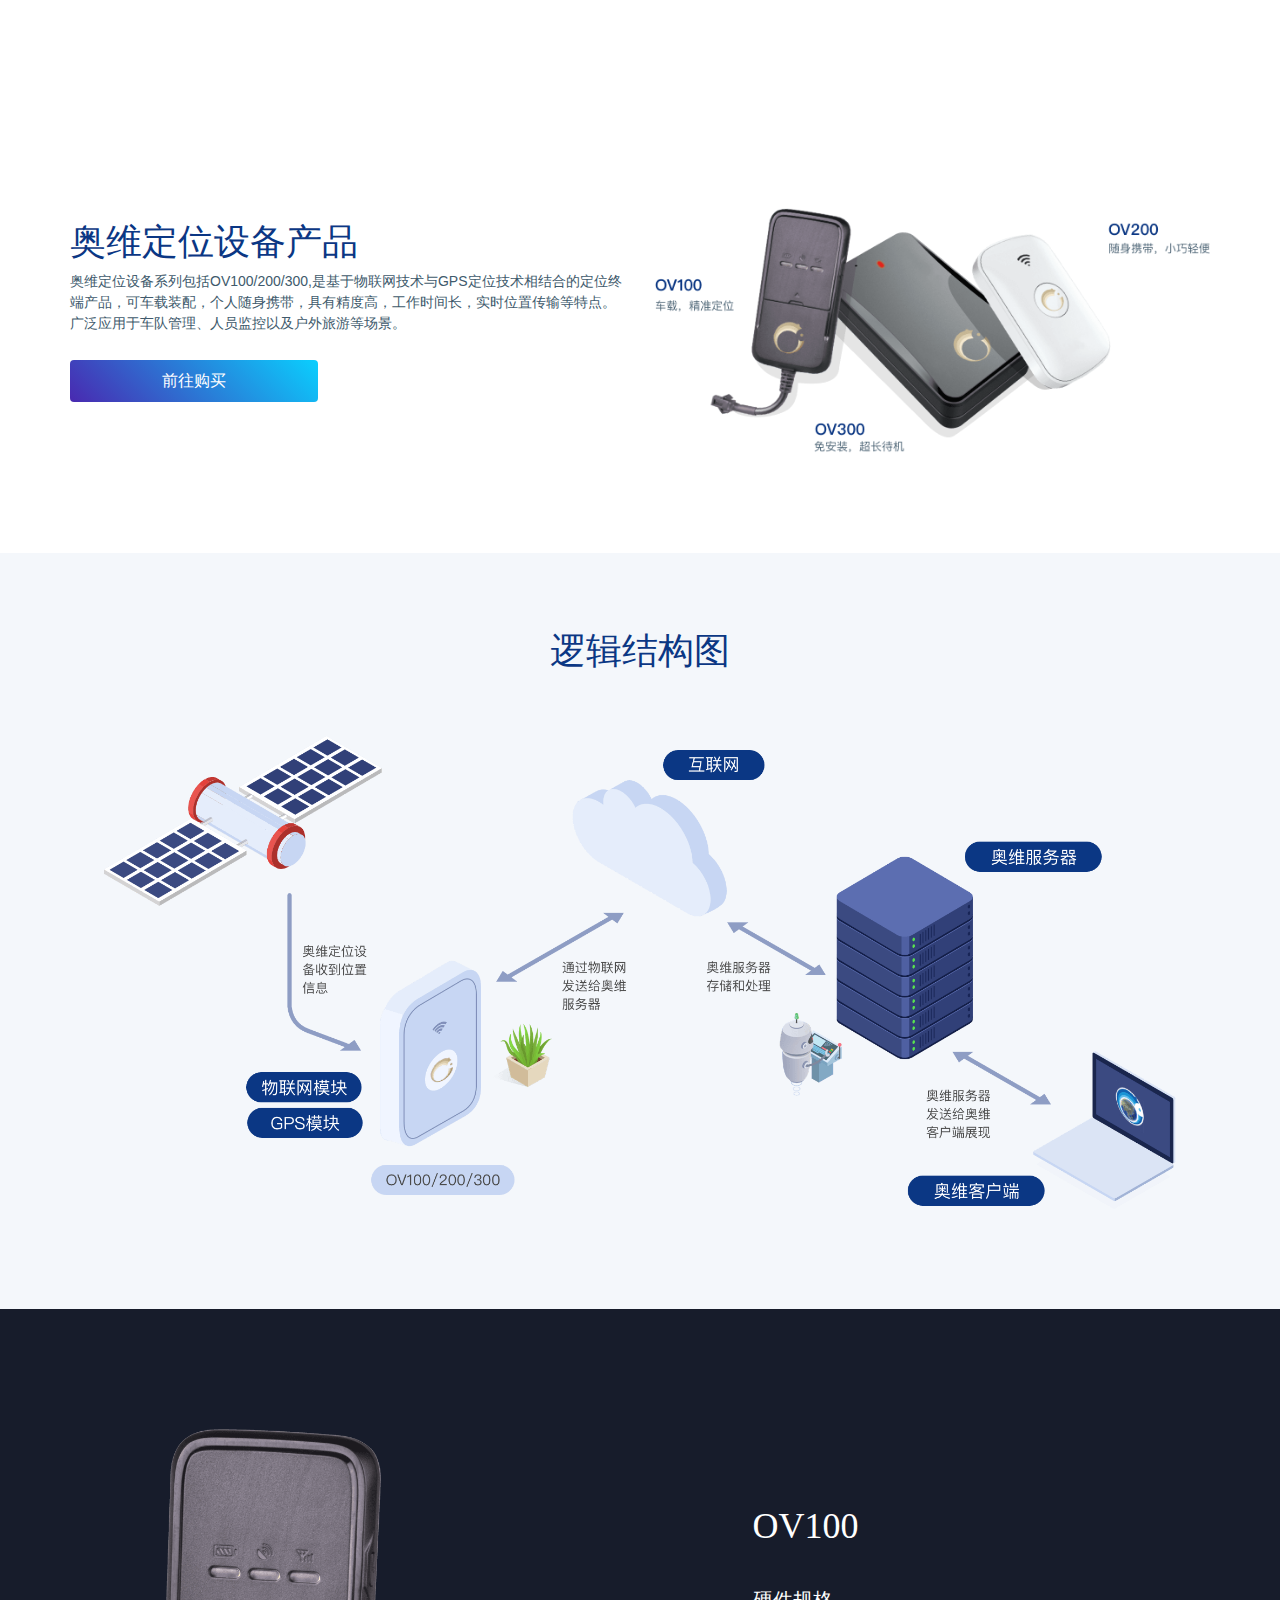
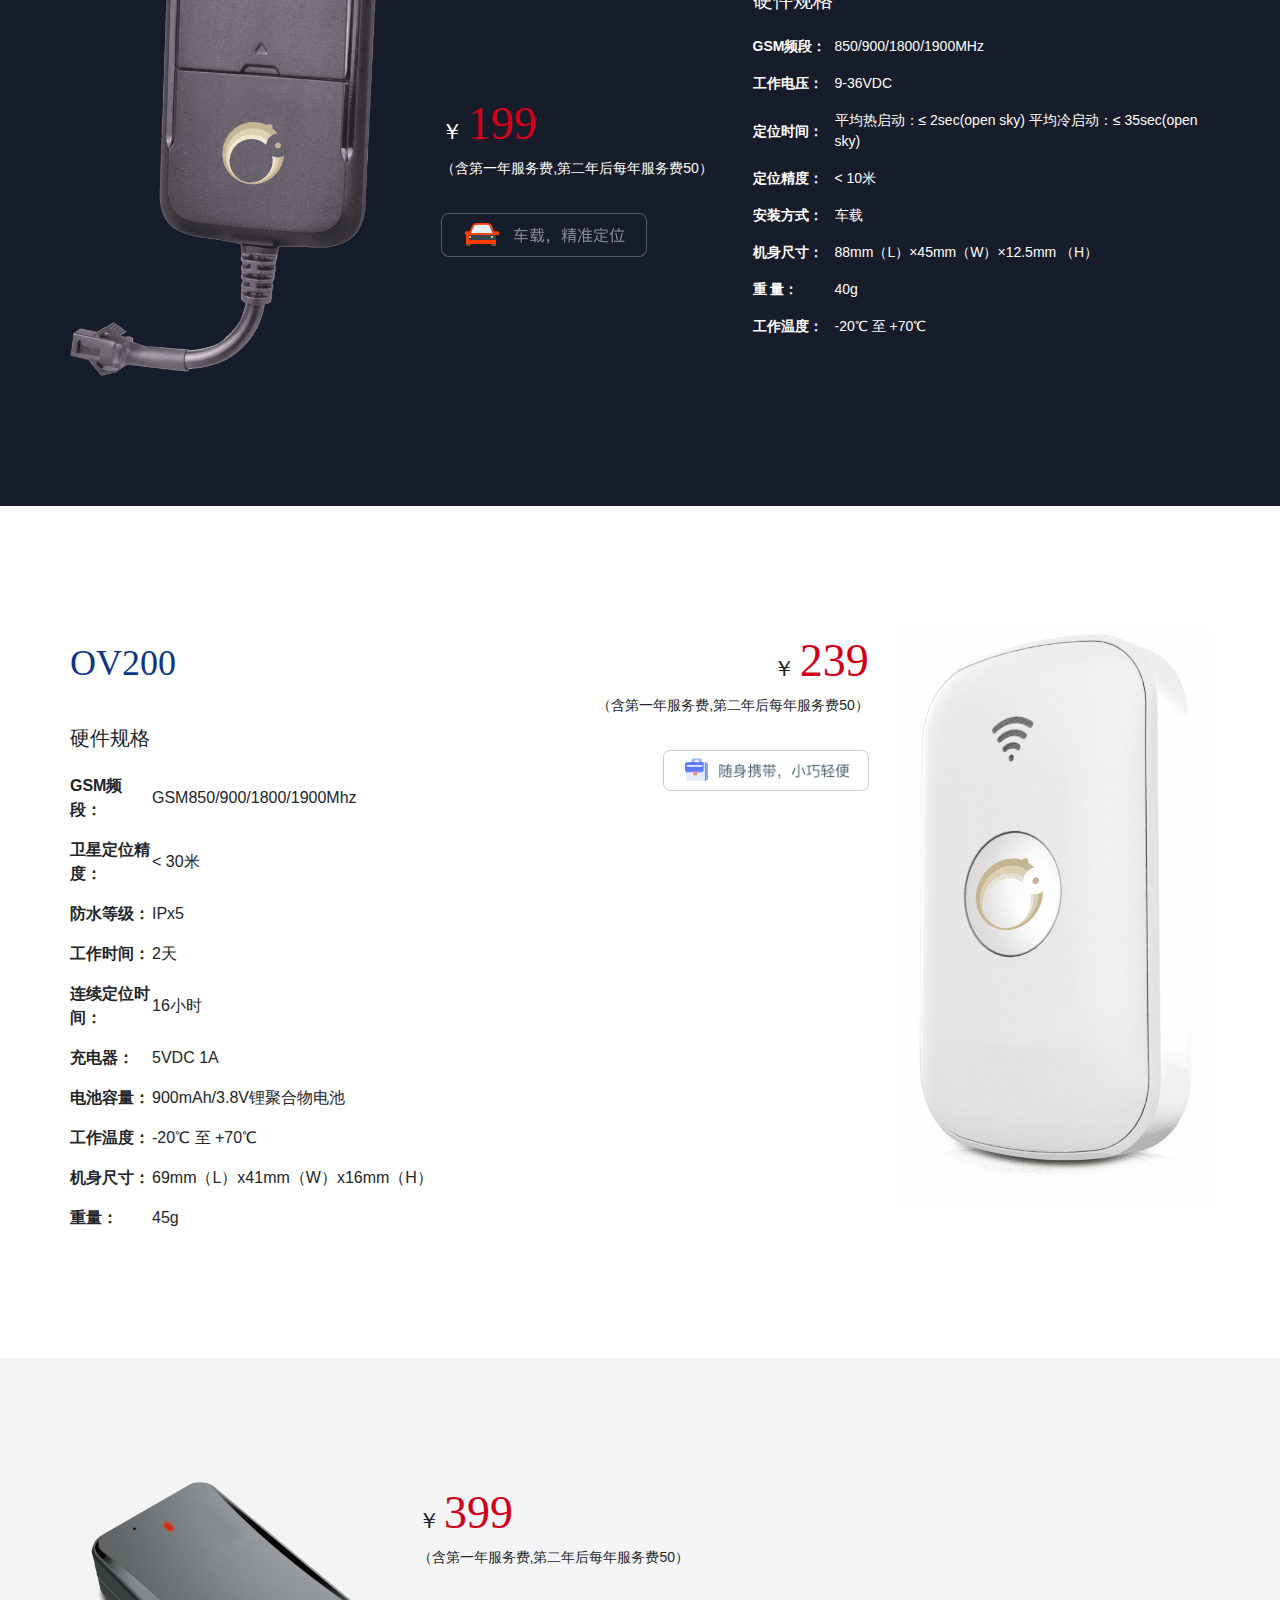
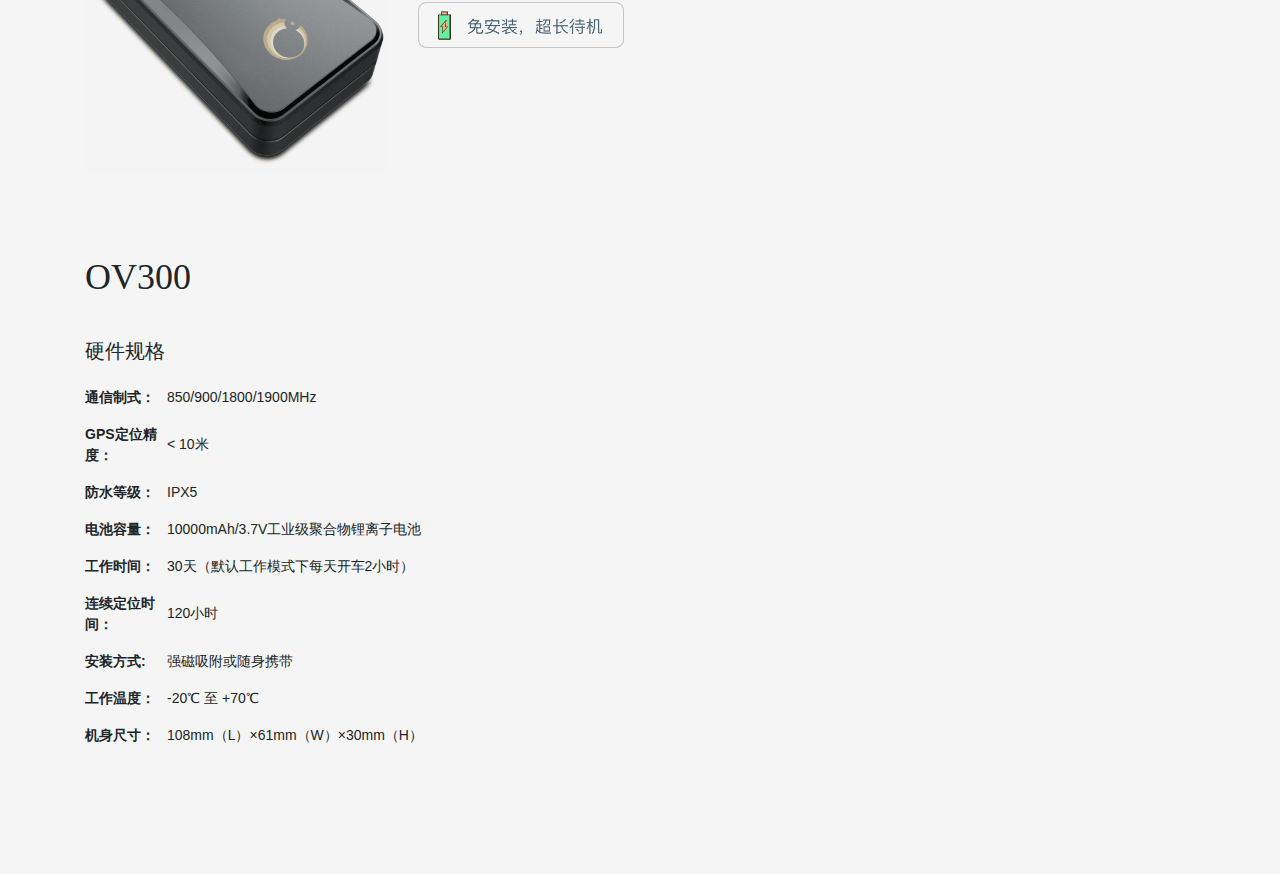
<file: public/gps.html>
<!DOCTYPE html>
<html>
<head lang="en">
  <meta charset="UTF-8">
  <meta name="viewport" content="width=device-width, initial-scale=1">
  <link rel="stylesheet" href="./css/bootstrap.css"/>
  <script src="./js/jquery.min.js"></script>
  <script src="./js/popper.min.js"></script>
  <script src="./js/bootstrap.min.js"></script>
  <link rel="stylesheet" href="./css/all.css"/>
  <link rel="stylesheet" href="./css/gps.css"/>
  <title></title>
</head>
<body>
  <!-- 头 -->
  <header id="header" class="container"></header>
  <!-- 产品-->
  <section class="product_padding">
    <div class="container">
      <div class="row">
        <div class="col-md-12 col-lg-6">
          <div class="pt-60">
            <h2 class="text-36 blue">奥维定位设备产品</h2>
            <p class="text-14 text-gray mt-2">奥维定位设备系列包括OV100/200/300,是基于物联网技术与GPS定位技术相结合的定位终端产品，可车载装配，个人随身携带，具有精度高，工作时间长，实时位置传输等特点。广泛应用于车队管理、人员监控以及户外旅游等场景。</p>
            <div class="pt-3 pb-3">
              <a class="text-center mr-3" href="http://127.0.0.1:3000/vip.html">前往购买</a>
            </div>
          </div>
        </div>
        <div class="col-md-12 col-lg-6">
          <div class="mt-5">
            <img width="100%" src="./image/gps/banner.png" alt=""/>
          </div>
        </div>
      </div>
    </div>
  </section>
  <!-- 逻辑结构-->
  <section class="logic_padding">
    <div class="container text-center">
      <h2 class="text-36 blue pb-3 pb-4 mt-3 mb-2">逻辑结构图</h2>
      <p class="w-94">
        <img width="100%" src="./image/gps/flow.png" alt=""/>
      </p>
    </div>
  </section>
  <!-- ov100-->
  <section class="bg-dk">
    <div class="container">
      <div class="row">
        <div class="col-lg-7 col-md-12">
          <div class="row">
            <div class="col-md-6 col-sm-12">
              <p><img width="100%" src="./image/gps/ov100.png" alt=""/></p>
            </div>
            <div class="col-md-6 col-sm-12">
              <div>
                <p class="m-0">
                  <span class="text-22">￥</span>
                  <span class="text-46 text-red arial-black">199</span>
                </p>
                <p class="text-14">（含第一年服务费,第二年后每年服务费50）</p>
                <p class="pt-4"><img width="206px" src="./image/gps/ov100-1.png" alt=""/></p>
              </div>
            </div>
          </div>
        </div>
        <div class="col-lg-5 col-md-12 pt-60">
          <h3 class="text-36 arial-black mt-3 mb-2">OV100</h3>
          <h4 class="text-20 mt-3 mb-2 pt-4 pb-2">硬件规格</h4>
          <table border="0" width="100%" cellspacing="0" cellpadding="0">
            <tbody>
              <tr>
                <td class="pt-2 pb-2 w-82">
                  <b>GSM频段：</b>
                </td>
                <td class="pt-2 pb-2">850/900/1800/1900MHz</td>
              </tr>
              <tr>
                <td class="pt-2 pb-2 w-82">
                  <b>工作电压：</b>
                </td>
                <td class="pt-2 pb-2">9-36VDC</td>
              </tr>
              <tr>
                <td class="pt-2 pb-2 w-82">
                  <b>定位时间：</b>
                </td>
                <td class="pt-2 pb-2">平均热启动：≤ 2sec(open sky) 平均冷启动：≤ 35sec(open sky)</td>
              </tr>
              <tr>
                <td class="pt-2 pb-2 w-82">
                  <b>定位精度：</b>
                </td>
                <td class="pt-2 pb-2">< 10米</td>
              </tr>
              <tr>
                <td class="pt-2 pb-2 w-82">
                  <b>安装方式：</b>
                </td>
                <td class="pt-2 pb-2">车载</td>
              </tr>
              <tr>
                <td class="pt-2 pb-2 w-82">
                  <b>机身尺寸：</b>
                </td>
                <td class="pt-2 pb-2">88mm（L）×45mm（W）×12.5mm （H）</td>
              </tr>
              <tr>
                <td class="pt-2 pb-2 w-82">
                  <b>重 量：</b>
                </td>
                <td class="pt-2 pb-2">40g</td>
              </tr>
              <tr>
                <td class="pt-2 pb-2 w-82">
                  <b>工作温度：</b>
                </td>
                <td class="pt-2 pb-2">-20℃ 至 +70℃</td>
              </tr>
            </tbody>
          </table>
        </div>
      </div>
    </div>
  </section>
  <!-- ov200-->
  <section class="pd-120">
      <div class="container">
        <div class="row">
          <div class="col-lg-5 col-md-12">
            <h3 class="text-36 arial-black mt-3 mb-2 blue">OV200</h3>
            <h4 class="text-20 mt-3 mb-2 pt-4 pb-2">硬件规格</h4>
            <table border="0" width="100%" cellspacing="0" cellpadding="0">
              <tbody>
              <tr>
                <td class="pt-2 pb-2 w-82">
                  <b>GSM频段：</b>
                </td>
                <td class="pt-2 pb-2">GSM850/900/1800/1900Mhz</td>
              </tr>
              <tr>
                <td class="pt-2 pb-2 w-82">
                  <b>卫星定位精度：</b>
                </td>
                <td class="pt-2 pb-2">< 30米</td>
              </tr>
              <tr>
                <td class="pt-2 pb-2 w-82">
                  <b>防水等级：</b>
                </td>
                <td class="pt-2 pb-2">IPx5</td>
              </tr>
              <tr>
                <td class="pt-2 pb-2 w-82">
                  <b>工作时间：</b>
                </td>
                <td class="pt-2 pb-2">2天</td>
              </tr>
              <tr>
                <td class="pt-2 pb-2 w-82">
                  <b>连续定位时间：</b>
                </td>
                <td class="pt-2 pb-2">16小时</td>
              </tr>
              <tr>
                <td class="pt-2 pb-2 w-82">
                  <b>充电器：</b>
                </td>
                <td class="pt-2 pb-2">5VDC 1A</td>
              </tr>
              <tr>
                <td class="pt-2 pb-2 w-82">
                  <b>电池容量：</b>
                </td>
                <td class="pt-2 pb-2">900mAh/3.8V锂聚合物电池</td>
              </tr>
              <tr>
                <td class="pt-2 pb-2 w-82">
                  <b>工作温度：</b>
                </td>
                <td class="pt-2 pb-2">-20℃ 至 +70℃</td>
              </tr>
              <tr>
                <td class="pt-2 pb-2 w-82">
                  <b>机身尺寸：</b>
                </td>
                <td class="pt-2 pb-2">69mm（L）x41mm（W）x16mm（H）</td>
              </tr>
              <tr>
                <td class="pt-2 pb-2 w-82">
                  <b>重量：</b>
                </td>
                <td class="pt-2 pb-2">45g</td>
              </tr>
              </tbody>
            </table>
          </div>
          <div class="col-lg-7 col-md-12">
            <div class="row">
              <div class="col-md-6 col-sm-12">
                <div>
                  <p class="m-0 text-right">
                    <span class="text-22">￥</span>
                    <span class="text-46 text-red arial-black">239</span>
                  </p>
                  <p class="text-14 text-right">（含第一年服务费,第二年后每年服务费50）</p>
                  <p class="pt-4 text-right"><img width="206px" src="./image/gps/ov200-1.png" alt=""/></p>
                </div>
              </div>
              <div class="col-md-6 col-sm-12">
                <p><img width="100%" src="./image/gps/ov200.png" alt=""/></p>
              </div>
            </div>
          </div>
        </div>
      </div>
  </section>
  <!-- ov300-->
  <section class="bg-gray">
    <div class="container">
      <div class="col-lg-7 col-md-12">
        <div class="row">
          <div class="col-md-6 col-sm-12">
            <p><img width="100%" src="./image/gps/ov300.png" alt=""/></p>
          </div>
          <div class="col-md-6 col-sm-12">
            <div>
              <p class="m-0">
                <span class="text-22">￥</span>
                <span class="text-46 text-red arial-black">399</span>
              </p>
              <p class="text-14">（含第一年服务费,第二年后每年服务费50）</p>
              <p class="pt-4"><img width="206px" src="./image/gps/ov300-1.png" alt=""/></p>
            </div>
          </div>
        </div>
      </div>
      <div class="col-lg-5 col-md-12 pt-60">
        <h3 class="text-36 arial-black mt-3 mb-2">OV300</h3>
        <h4 class="text-20 mt-3 mb-2 pt-4 pb-2">硬件规格</h4>
        <table border="0" width="100%" cellspacing="0" cellpadding="0">
          <tbody>
          <tr>
            <td class="pt-2 pb-2 w-82">
              <b>通信制式：</b>
            </td>
            <td class="pt-2 pb-2">850/900/1800/1900MHz</td>
          </tr>
          <tr>
            <td class="pt-2 pb-2 w-82">
              <b>GPS定位精度：</b>
            </td>
            <td class="pt-2 pb-2">< 10米</td>
          </tr>
          <tr>
            <td class="pt-2 pb-2 w-82">
              <b>防水等级：</b>
            </td>
            <td class="pt-2 pb-2">IPX5</td>
          </tr>
          <tr>
            <td class="pt-2 pb-2 w-82">
              <b>电池容量：</b>
            </td>
            <td class="pt-2 pb-2">10000mAh/3.7V工业级聚合物锂离子电池</td>
          </tr>
          <tr>
            <td class="pt-2 pb-2 w-82">
              <b>工作时间：</b>
            </td>
            <td class="pt-2 pb-2">30天（默认工作模式下每天开车2小时）</td>
          </tr>
          <tr>
            <td class="pt-2 pb-2 w-82">
              <b>连续定位时间：</b>
            </td>
            <td class="pt-2 pb-2">120小时</td>
          </tr>
          <tr>
            <td class="pt-2 pb-2 w-82">
              <b>安装方式:</b>
            </td>
            <td class="pt-2 pb-2">强磁吸附或随身携带</td>
          </tr>
          <tr>
            <td class="pt-2 pb-2 w-82">
              <b>工作温度：</b>
            </td>
            <td class="pt-2 pb-2">-20℃ 至 +70℃</td>
          </tr>
          <tr>
            <td class="pt-2 pb-2 w-82">
              <b>机身尺寸：</b>
            </td>
            <td class="pt-2 pb-2">108mm（L）×61mm（W）×30mm（H）</td>
          </tr>
          </tbody>
        </table>
      </div>
    </div>
  </section>
  <!--脚-->
<footer id="footer" class="container"></footer>
<script src="./js/header.js"></script>
<script src="./js/footer.js"></script>
</body>
</html>
</file>
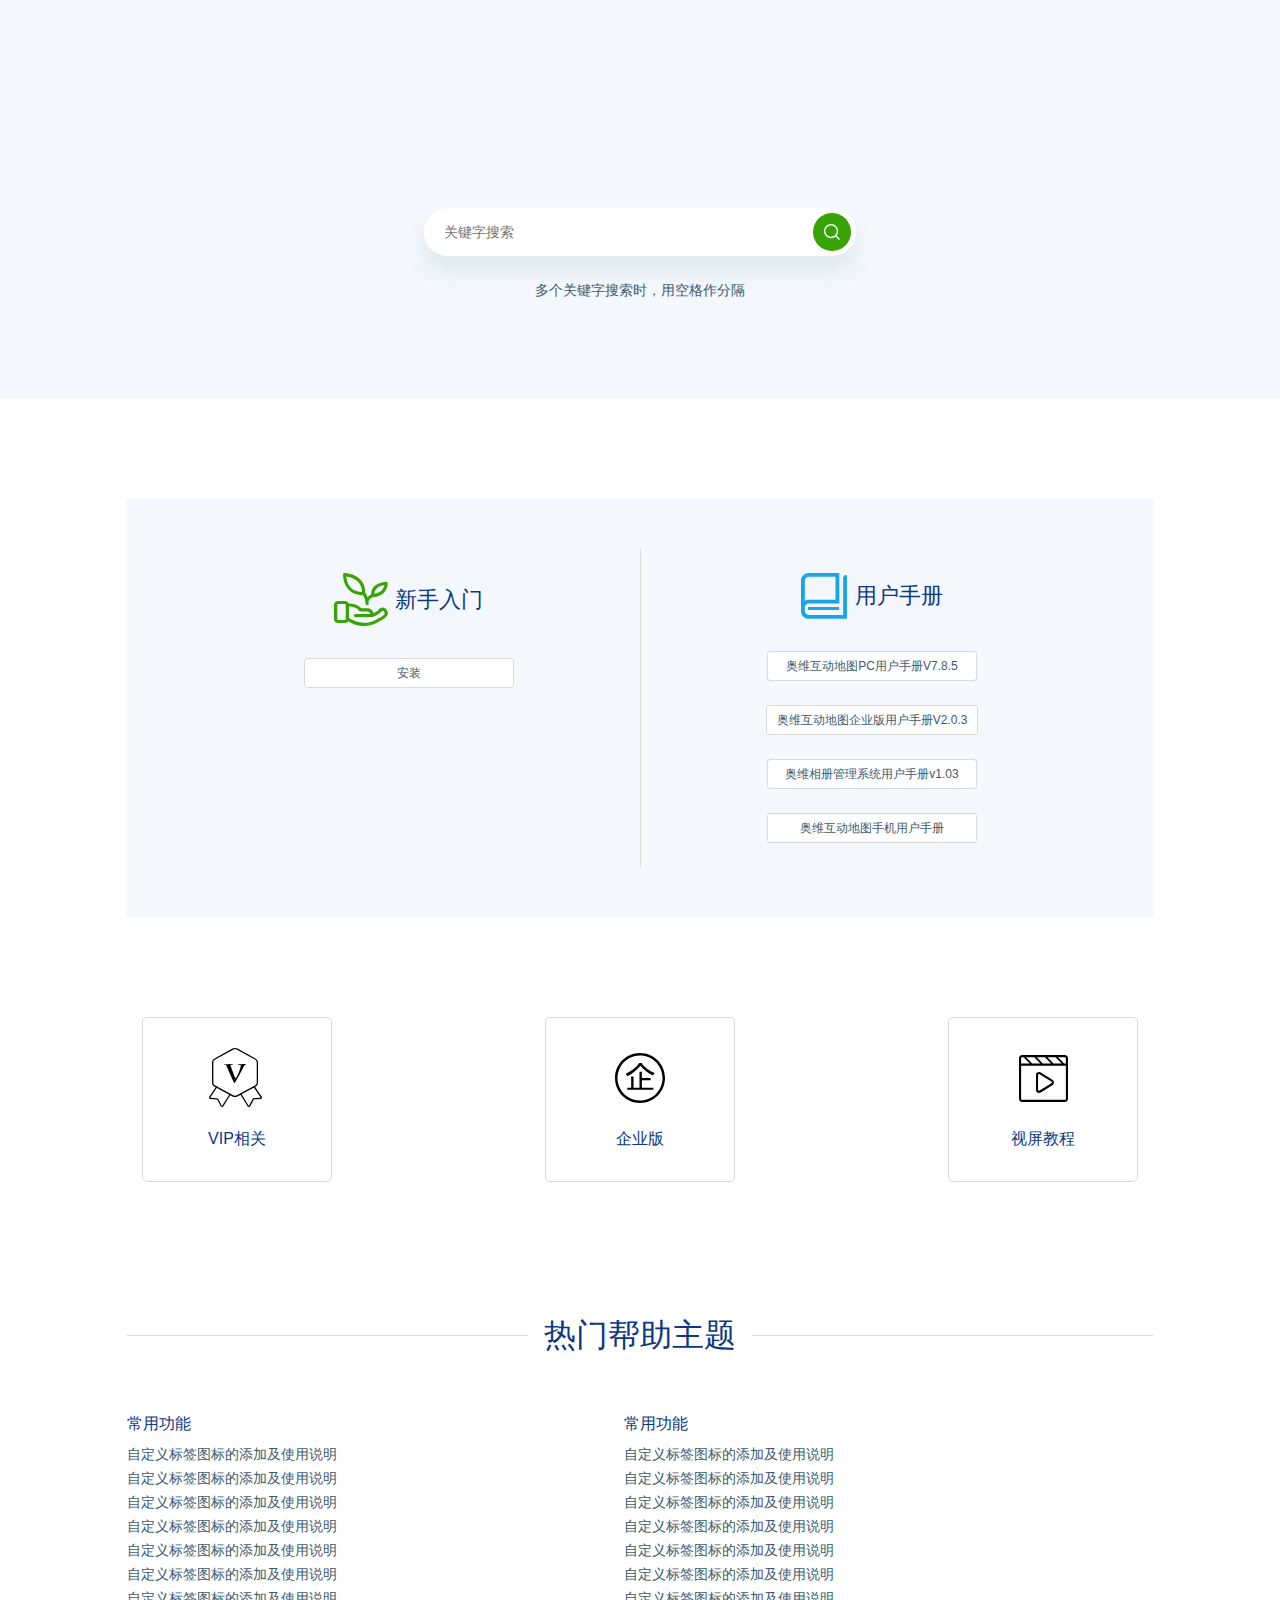
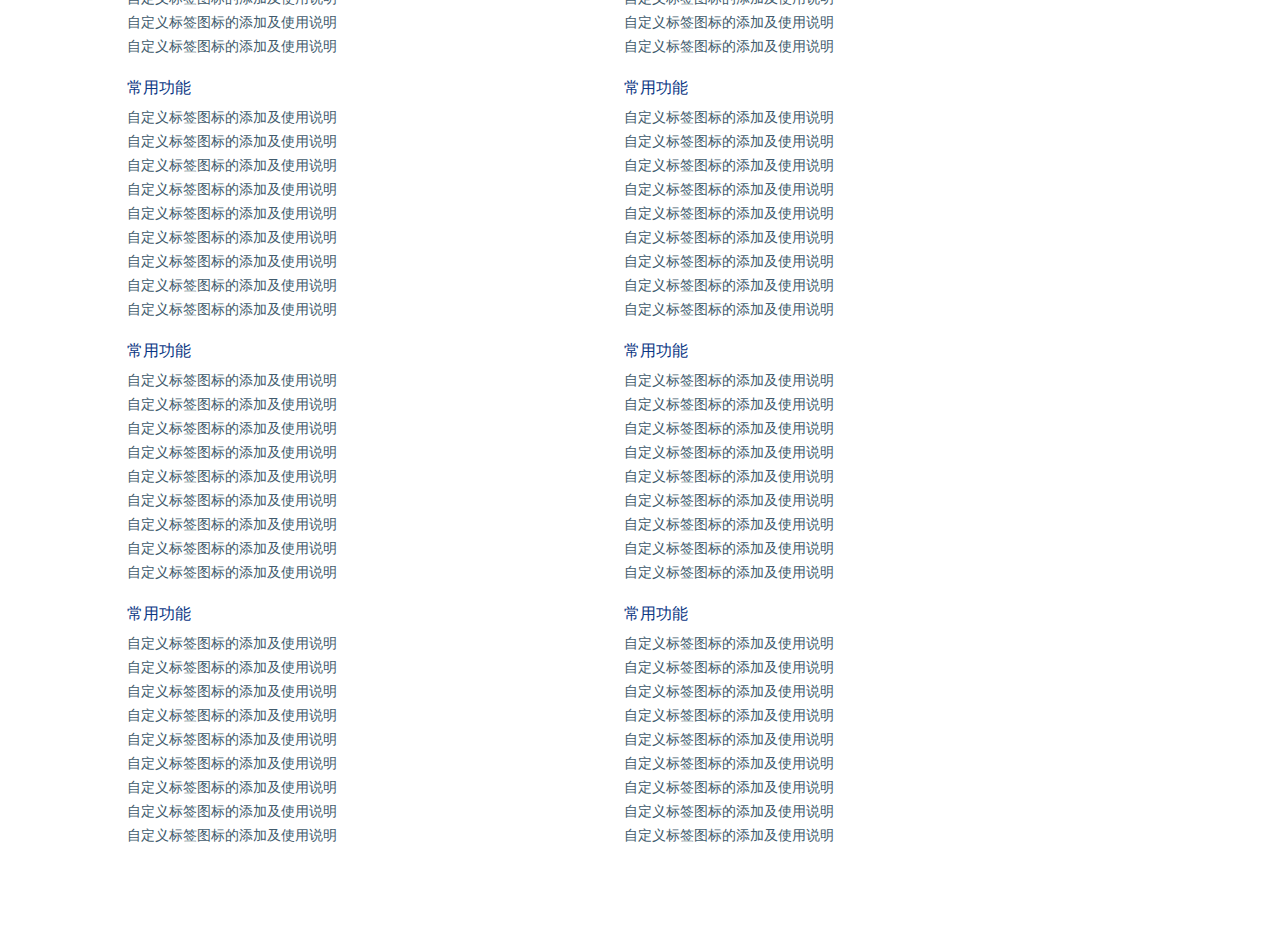
<file: public/help.html>
<!DOCTYPE html>
<html>
<head lang="en">
  <meta charset="UTF-8">
  <meta name="viewport" content="width=device-width, initial-scale=1">
  <link rel="stylesheet" href="./css/bootstrap.css"/>
  <script src="./js/jquery.min.js"></script>
  <script src="./js/popper.min.js"></script>
  <script src="./js/bootstrap.min.js"></script>
  <link rel="stylesheet" href="./css/all.css"/>
  <link rel="stylesheet" href="./css/help.css"/>
  <title></title>
</head>
<body>
  <!-- 头 -->
  <header id="header" class="container"></header>
  <!-- 搜索框-->
  <section class="search_padding">
    <div class="container">
      <form action="" method="get">
        <div class="search_border">
          <input type="text" class="search text-14" placeholder="关键字搜索"/>
          <button type="submit" class="search_sub"></button>
        </div>
        <p class="text-14 pt-4 text-center text-gray mb-2">多个关键字搜索时，用空格作分隔</p>
      </form>
    </div>
  </section>
  <!-- 新手+用户-->
  <section class="user_margin">
    <div class="container">
      <div class="row out_bg">
          <div class="col-sm-6 text-center">
            <h3 class="mt-4 mb-2 pb-4">
              <span><img src="./image/help/icon-fresh.svg" alt=""/></span>
              <span class="blue text-22">新手入门</span>
            </h3>
            <p class="pb-3 mb-2"><a class="btn_a" href="http://127.0.0.1:3000/download.html">安装</a></p>
          </div>
          <div class="col-sm-6 text-center border_left">
            <h3 class="mt-4 mb-2 pb-4">
              <span><img src="./image/help/icon-guide.svg" alt=""/></span>
              <span class="blue text-22">用户手册</span>
            </h3>
            <p class="pb-3 mb-2"><a class="btn_a" href="javascript:;">奥维互动地图PC用户手册V7.8.5</a></p>
            <p class="pb-3 mb-2"><a class="btn_a" href="javascript:;">奥维互动地图企业版用户手册V2.0.3</a></p>
            <p class="pb-3 mb-2"><a class="btn_a" href="javascript:;">奥维相册管理系统用户手册v1.03</a></p>
            <p class="pb-3 mb-2"><a class="btn_a" href="javascript:;">奥维互动地图手机用户手册</a></p>
          </div>
      </div>
    </div>
  </section>
  <!-- vip3块-->
  <section>
    <div class="container">
      <div class="row w-90">
          <div class="col-sm-4">
            <a href="javascript:;" class="vip_3 text-center">
              <span><img src="./image/help/icon-vip.svg" alt=""/></span>
              <h3 class="text-16 blue">VIP相关</h3>
            </a>
          </div>
          <div class="col-sm-4 text-center">
            <a href="javascript:;" class="vip_3 text-center">
              <span><img src="./image/help/icon-company.svg" alt=""/></span>
              <h3 class="text-16 blue">企业版</h3>
            </a>
          </div>
          <div class="col-sm-4 text-right">
            <a href="javascript:;" class="vip_3 text-center">
              <span><img src="./image/help/icon-video.svg" alt=""/></span>
              <h3 class="text-16 blue">视屏教程</h3>
            </a>
          </div>
      </div>
    </div>
  </section>
  <!-- 帮助主题-->
  <section class="help_padding">
    <div class="container">
      <div class="w-90">
        <h2 class="text-center mt-4 mb-60">
          <span class="blue">热门帮助主题</span>
        </h2>
        <div class="help_item">
          <h3 class="text-16 blue">常用功能</h3>
          <ul class="list-unstyled m-0 p-0">
            <li><a class="text-14 text-gray" href="javascript:;">自定义标签图标的添加及使用说明</a></li>
            <li><a class="text-14 text-gray" href="javascript:;">自定义标签图标的添加及使用说明</a></li>
            <li><a class="text-14 text-gray" href="javascript:;">自定义标签图标的添加及使用说明</a></li>
            <li><a class="text-14 text-gray" href="javascript:;">自定义标签图标的添加及使用说明</a></li>
            <li><a class="text-14 text-gray" href="javascript:;">自定义标签图标的添加及使用说明</a></li>
            <li><a class="text-14 text-gray" href="javascript:;">自定义标签图标的添加及使用说明</a></li>
            <li><a class="text-14 text-gray" href="javascript:;">自定义标签图标的添加及使用说明</a></li>
            <li><a class="text-14 text-gray" href="javascript:;">自定义标签图标的添加及使用说明</a></li>
            <li><a class="text-14 text-gray" href="javascript:;">自定义标签图标的添加及使用说明</a></li>
          </ul>
        </div>
        <div class="help_item">
          <h3 class="text-16 blue">常用功能</h3>
          <ul class="list-unstyled m-0 p-0">
            <li><a class="text-14 text-gray" href="javascript:;">自定义标签图标的添加及使用说明</a></li>
            <li><a class="text-14 text-gray" href="javascript:;">自定义标签图标的添加及使用说明</a></li>
            <li><a class="text-14 text-gray" href="javascript:;">自定义标签图标的添加及使用说明</a></li>
            <li><a class="text-14 text-gray" href="javascript:;">自定义标签图标的添加及使用说明</a></li>
            <li><a class="text-14 text-gray" href="javascript:;">自定义标签图标的添加及使用说明</a></li>
            <li><a class="text-14 text-gray" href="javascript:;">自定义标签图标的添加及使用说明</a></li>
            <li><a class="text-14 text-gray" href="javascript:;">自定义标签图标的添加及使用说明</a></li>
            <li><a class="text-14 text-gray" href="javascript:;">自定义标签图标的添加及使用说明</a></li>
            <li><a class="text-14 text-gray" href="javascript:;">自定义标签图标的添加及使用说明</a></li>
          </ul>
        </div>
        <div class="help_item">
          <h3 class="text-16 blue">常用功能</h3>
          <ul class="list-unstyled m-0 p-0">
            <li><a class="text-14 text-gray" href="javascript:;">自定义标签图标的添加及使用说明</a></li>
            <li><a class="text-14 text-gray" href="javascript:;">自定义标签图标的添加及使用说明</a></li>
            <li><a class="text-14 text-gray" href="javascript:;">自定义标签图标的添加及使用说明</a></li>
            <li><a class="text-14 text-gray" href="javascript:;">自定义标签图标的添加及使用说明</a></li>
            <li><a class="text-14 text-gray" href="javascript:;">自定义标签图标的添加及使用说明</a></li>
            <li><a class="text-14 text-gray" href="javascript:;">自定义标签图标的添加及使用说明</a></li>
            <li><a class="text-14 text-gray" href="javascript:;">自定义标签图标的添加及使用说明</a></li>
            <li><a class="text-14 text-gray" href="javascript:;">自定义标签图标的添加及使用说明</a></li>
            <li><a class="text-14 text-gray" href="javascript:;">自定义标签图标的添加及使用说明</a></li>
          </ul>
        </div>
        <div class="help_item">
          <h3 class="text-16 blue">常用功能</h3>
          <ul class="list-unstyled m-0 p-0">
            <li><a class="text-14 text-gray" href="javascript:;">自定义标签图标的添加及使用说明</a></li>
            <li><a class="text-14 text-gray" href="javascript:;">自定义标签图标的添加及使用说明</a></li>
            <li><a class="text-14 text-gray" href="javascript:;">自定义标签图标的添加及使用说明</a></li>
            <li><a class="text-14 text-gray" href="javascript:;">自定义标签图标的添加及使用说明</a></li>
            <li><a class="text-14 text-gray" href="javascript:;">自定义标签图标的添加及使用说明</a></li>
            <li><a class="text-14 text-gray" href="javascript:;">自定义标签图标的添加及使用说明</a></li>
            <li><a class="text-14 text-gray" href="javascript:;">自定义标签图标的添加及使用说明</a></li>
            <li><a class="text-14 text-gray" href="javascript:;">自定义标签图标的添加及使用说明</a></li>
            <li><a class="text-14 text-gray" href="javascript:;">自定义标签图标的添加及使用说明</a></li>
          </ul>
        </div>
        <div class="help_item">
          <h3 class="text-16 blue">常用功能</h3>
          <ul class="list-unstyled m-0 p-0">
            <li><a class="text-14 text-gray" href="javascript:;">自定义标签图标的添加及使用说明</a></li>
            <li><a class="text-14 text-gray" href="javascript:;">自定义标签图标的添加及使用说明</a></li>
            <li><a class="text-14 text-gray" href="javascript:;">自定义标签图标的添加及使用说明</a></li>
            <li><a class="text-14 text-gray" href="javascript:;">自定义标签图标的添加及使用说明</a></li>
            <li><a class="text-14 text-gray" href="javascript:;">自定义标签图标的添加及使用说明</a></li>
            <li><a class="text-14 text-gray" href="javascript:;">自定义标签图标的添加及使用说明</a></li>
            <li><a class="text-14 text-gray" href="javascript:;">自定义标签图标的添加及使用说明</a></li>
            <li><a class="text-14 text-gray" href="javascript:;">自定义标签图标的添加及使用说明</a></li>
            <li><a class="text-14 text-gray" href="javascript:;">自定义标签图标的添加及使用说明</a></li>
          </ul>
        </div>
        <div class="help_item">
          <h3 class="text-16 blue">常用功能</h3>
          <ul class="list-unstyled m-0 p-0">
            <li><a class="text-14 text-gray" href="javascript:;">自定义标签图标的添加及使用说明</a></li>
            <li><a class="text-14 text-gray" href="javascript:;">自定义标签图标的添加及使用说明</a></li>
            <li><a class="text-14 text-gray" href="javascript:;">自定义标签图标的添加及使用说明</a></li>
            <li><a class="text-14 text-gray" href="javascript:;">自定义标签图标的添加及使用说明</a></li>
            <li><a class="text-14 text-gray" href="javascript:;">自定义标签图标的添加及使用说明</a></li>
            <li><a class="text-14 text-gray" href="javascript:;">自定义标签图标的添加及使用说明</a></li>
            <li><a class="text-14 text-gray" href="javascript:;">自定义标签图标的添加及使用说明</a></li>
            <li><a class="text-14 text-gray" href="javascript:;">自定义标签图标的添加及使用说明</a></li>
            <li><a class="text-14 text-gray" href="javascript:;">自定义标签图标的添加及使用说明</a></li>
          </ul>
        </div>
        <div class="help_item">
          <h3 class="text-16 blue">常用功能</h3>
          <ul class="list-unstyled m-0 p-0">
            <li><a class="text-14 text-gray" href="javascript:;">自定义标签图标的添加及使用说明</a></li>
            <li><a class="text-14 text-gray" href="javascript:;">自定义标签图标的添加及使用说明</a></li>
            <li><a class="text-14 text-gray" href="javascript:;">自定义标签图标的添加及使用说明</a></li>
            <li><a class="text-14 text-gray" href="javascript:;">自定义标签图标的添加及使用说明</a></li>
            <li><a class="text-14 text-gray" href="javascript:;">自定义标签图标的添加及使用说明</a></li>
            <li><a class="text-14 text-gray" href="javascript:;">自定义标签图标的添加及使用说明</a></li>
            <li><a class="text-14 text-gray" href="javascript:;">自定义标签图标的添加及使用说明</a></li>
            <li><a class="text-14 text-gray" href="javascript:;">自定义标签图标的添加及使用说明</a></li>
            <li><a class="text-14 text-gray" href="javascript:;">自定义标签图标的添加及使用说明</a></li>
          </ul>
        </div>
        <div class="help_item">
          <h3 class="text-16 blue">常用功能</h3>
          <ul class="list-unstyled m-0 p-0">
            <li><a class="text-14 text-gray" href="javascript:;">自定义标签图标的添加及使用说明</a></li>
            <li><a class="text-14 text-gray" href="javascript:;">自定义标签图标的添加及使用说明</a></li>
            <li><a class="text-14 text-gray" href="javascript:;">自定义标签图标的添加及使用说明</a></li>
            <li><a class="text-14 text-gray" href="javascript:;">自定义标签图标的添加及使用说明</a></li>
            <li><a class="text-14 text-gray" href="javascript:;">自定义标签图标的添加及使用说明</a></li>
            <li><a class="text-14 text-gray" href="javascript:;">自定义标签图标的添加及使用说明</a></li>
            <li><a class="text-14 text-gray" href="javascript:;">自定义标签图标的添加及使用说明</a></li>
            <li><a class="text-14 text-gray" href="javascript:;">自定义标签图标的添加及使用说明</a></li>
            <li><a class="text-14 text-gray" href="javascript:;">自定义标签图标的添加及使用说明</a></li>
          </ul>
        </div>
      </div>
    </div>
  </section>
  <!--脚-->
<footer id="footer" class="container"></footer>
<script src="./js/others_header.js"></script>
<script src="./js/footer.js"></script>
</body>
</html>
</file>
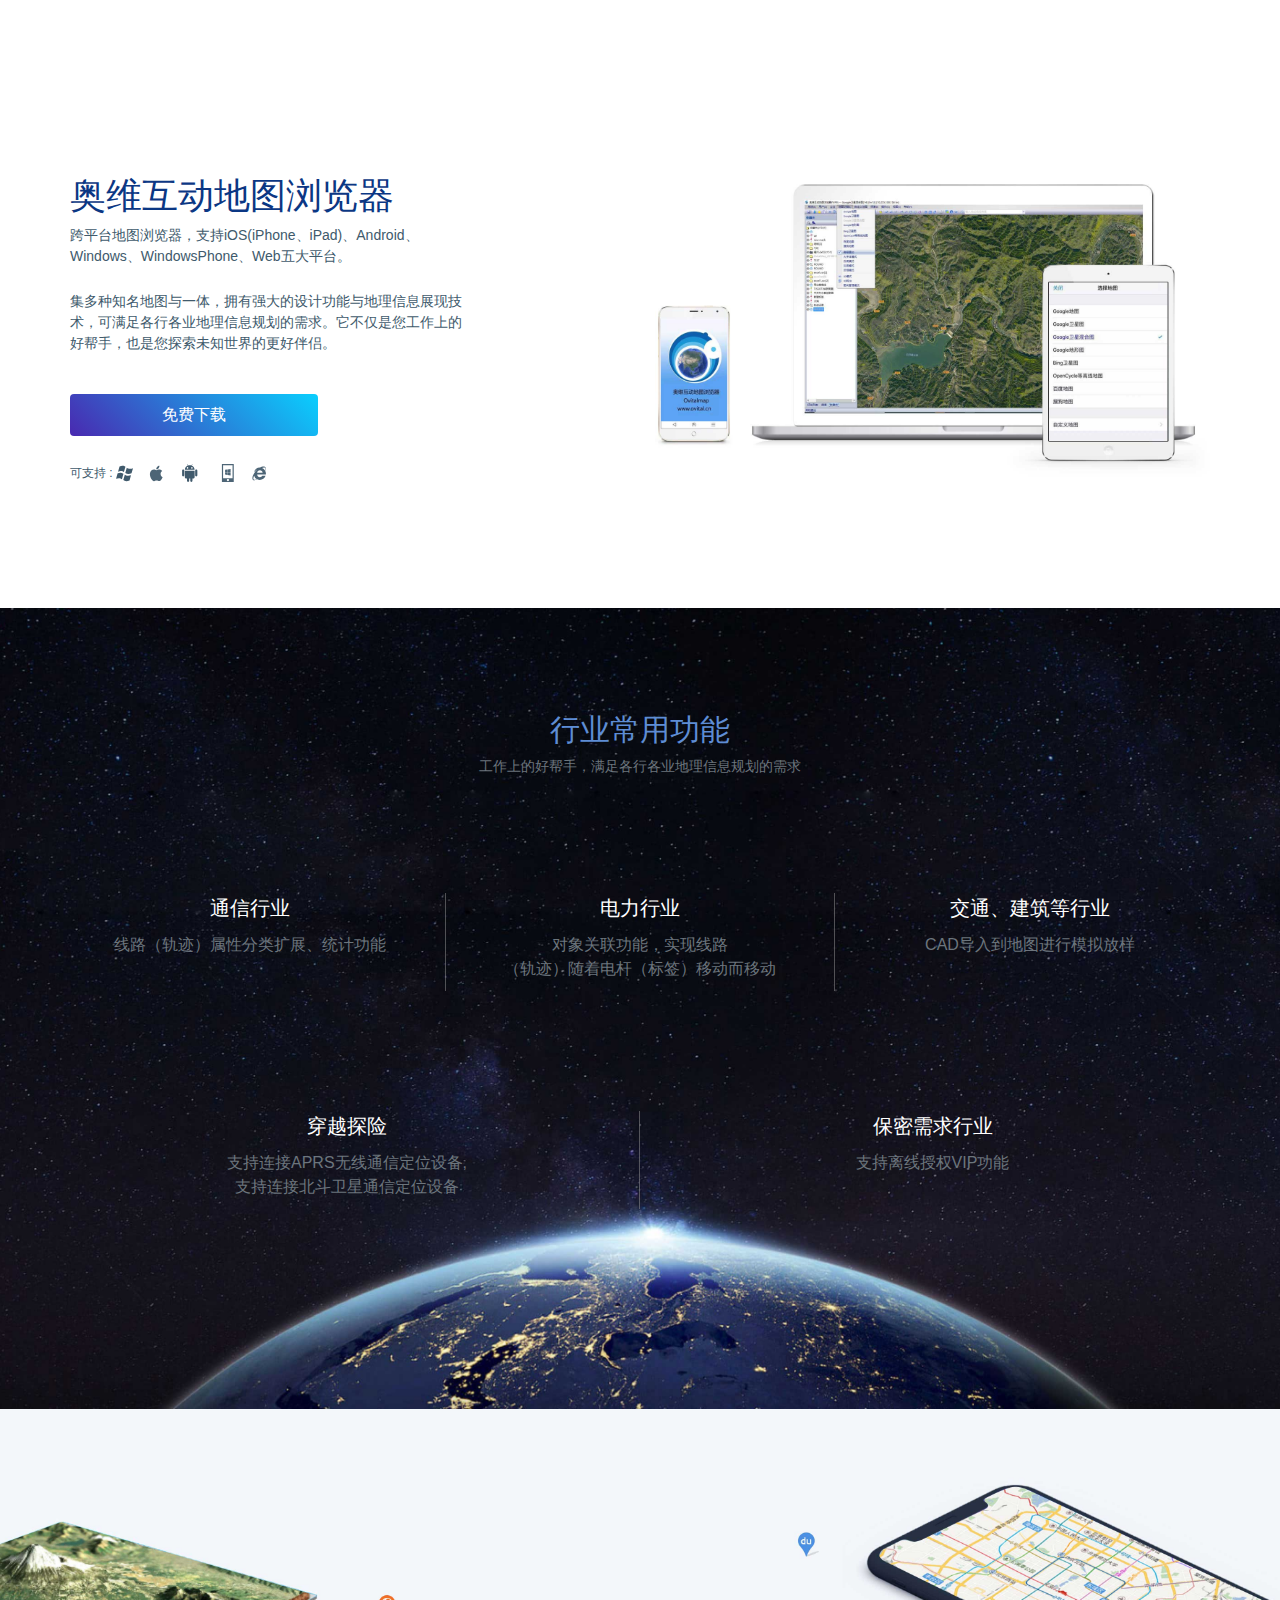
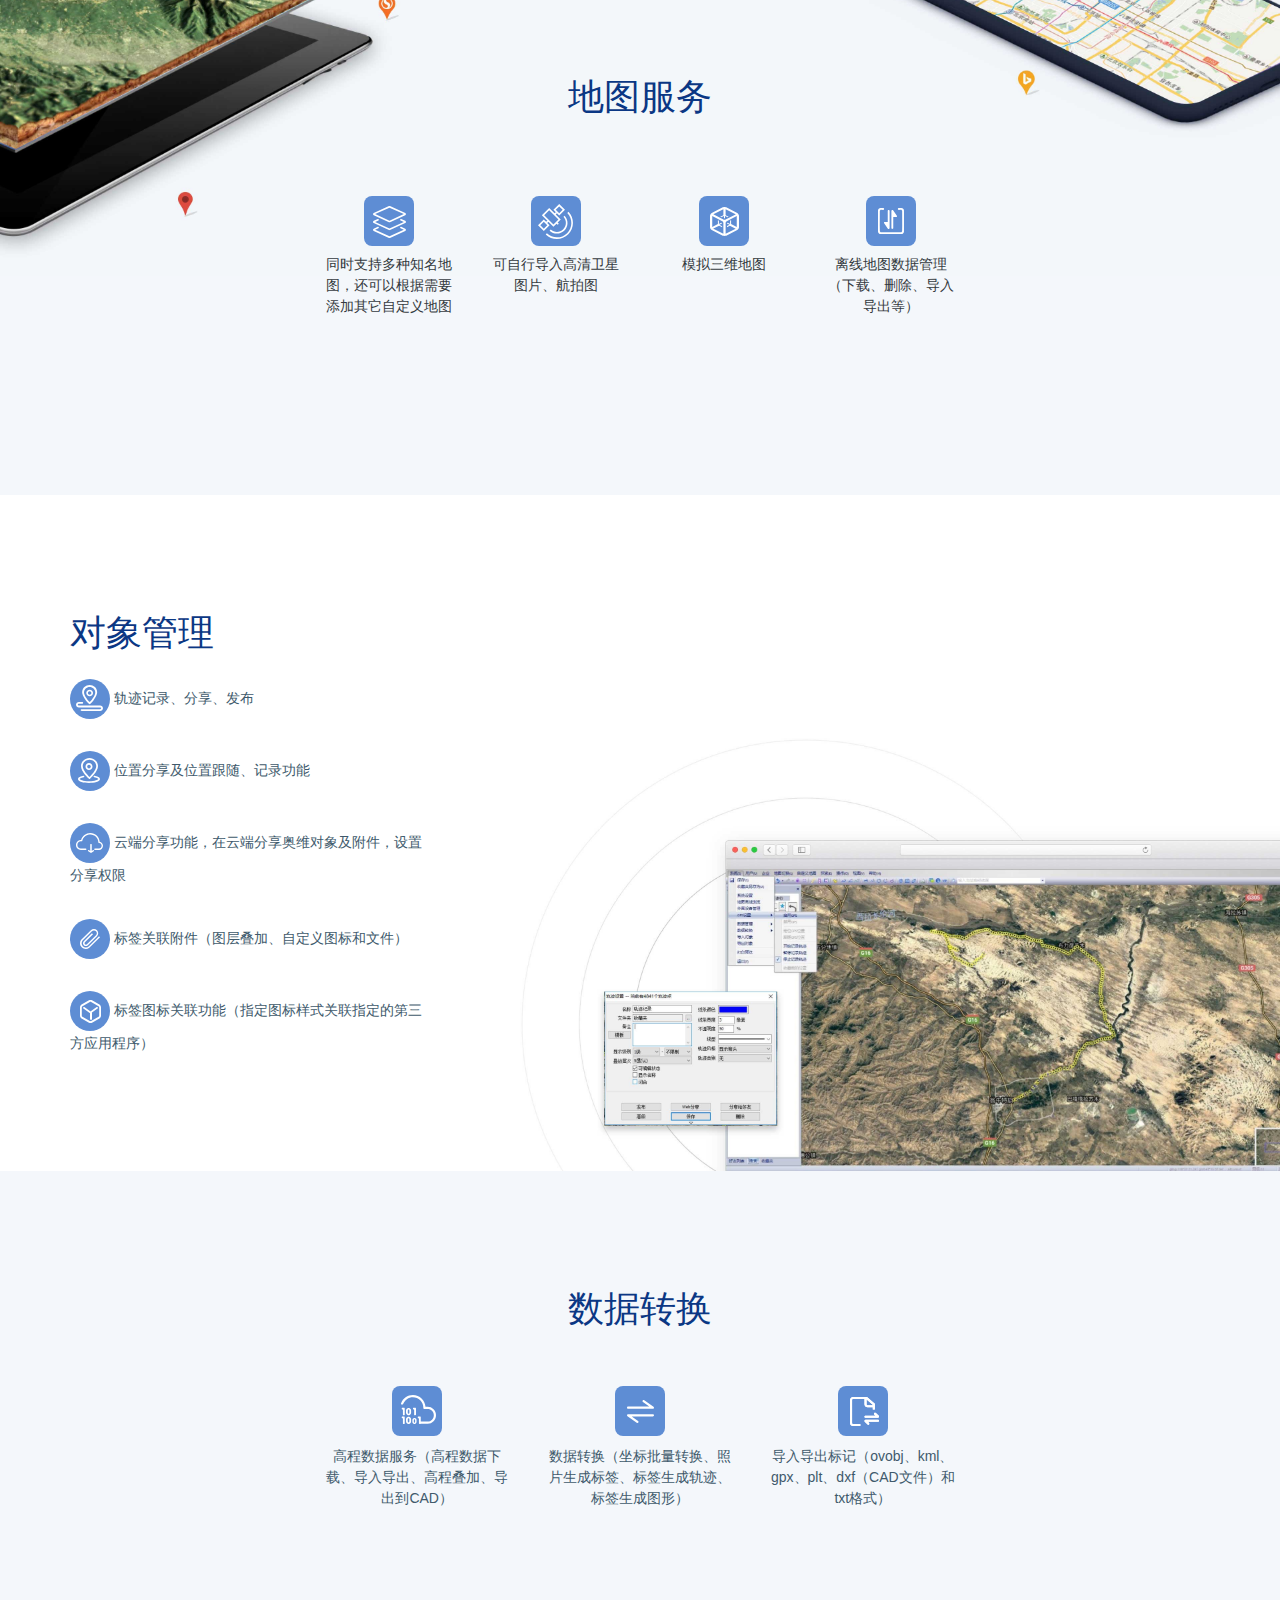
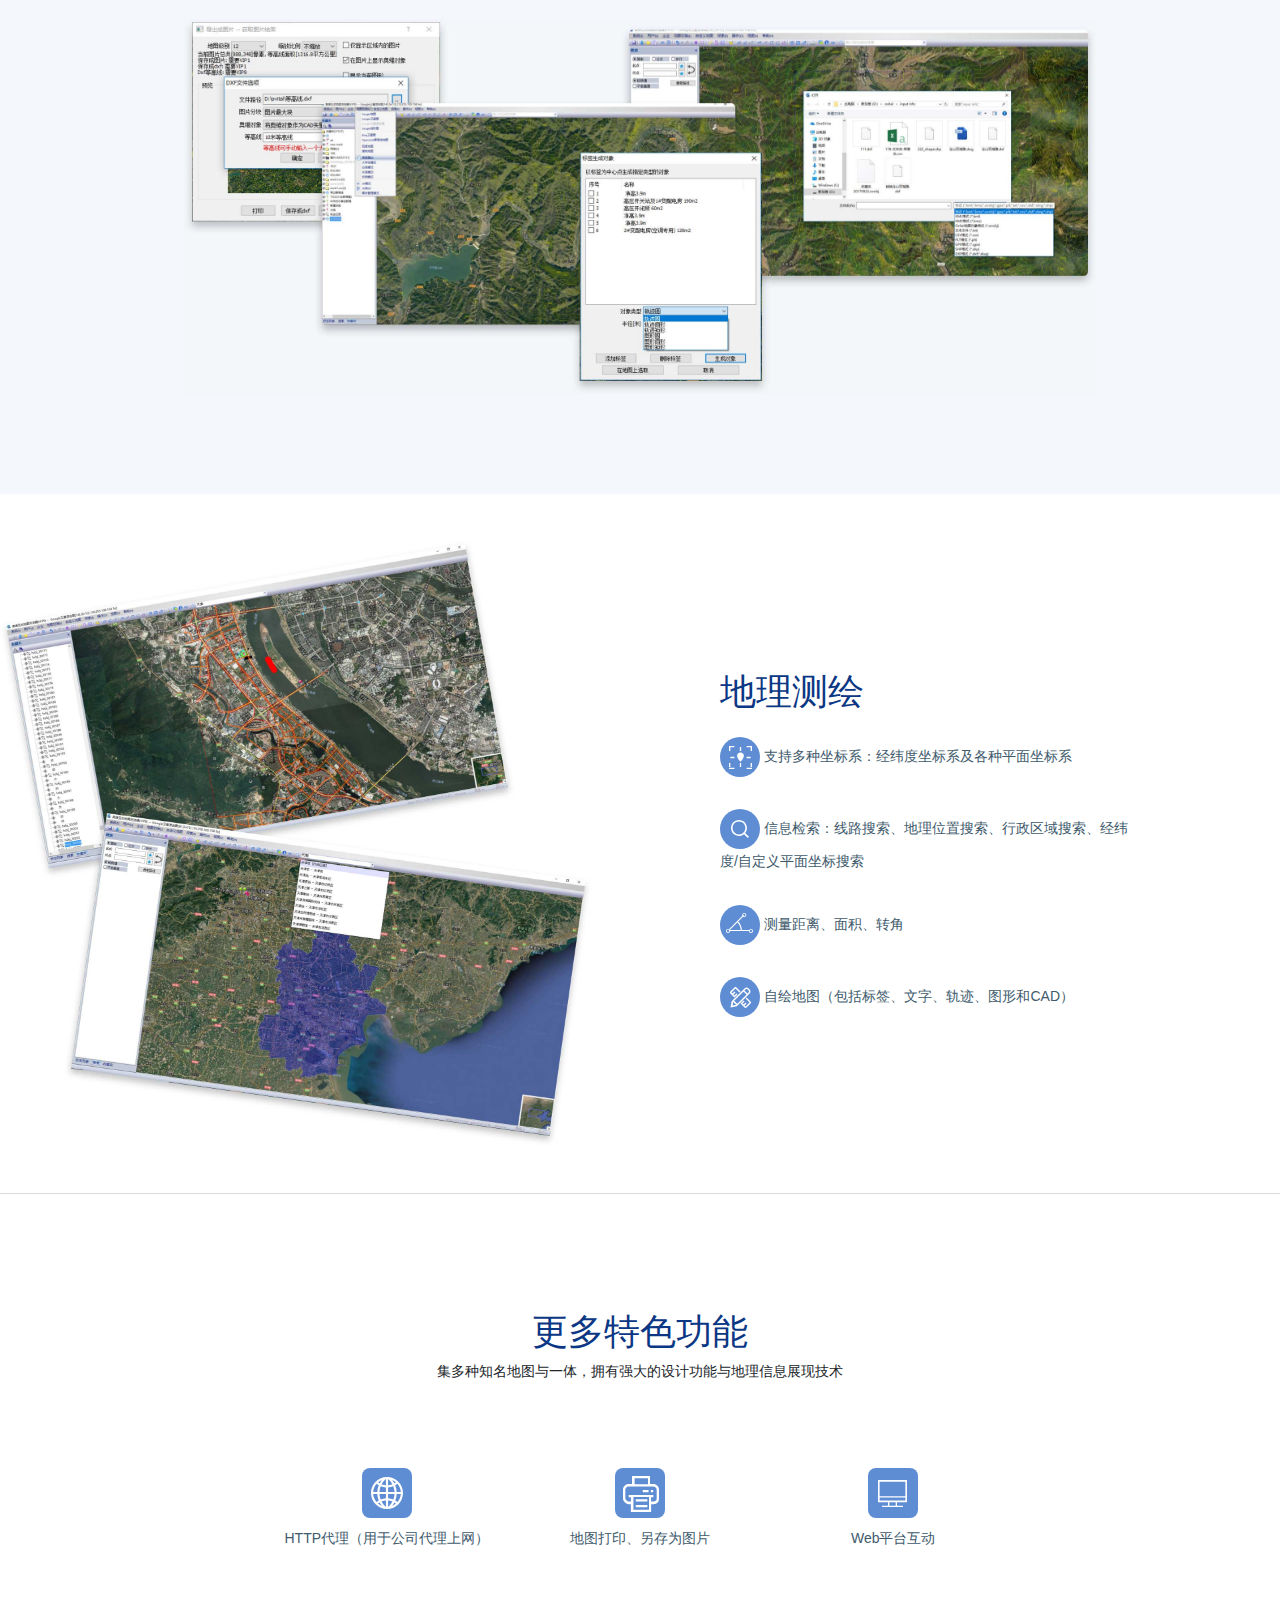
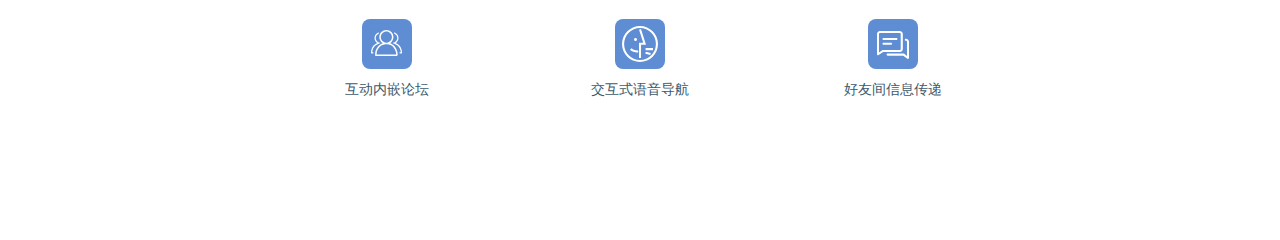
<file: public/product.html>
<!DOCTYPE html>
<html>
<head lang="en">
    <meta charset="UTF-8">
    <meta name="viewport" content="width=device-width, initial-scale=1">
    <link rel="stylesheet" href="./css/bootstrap.css"/>
    <script src="./js/jquery.min.js"></script>
    <script src="./js/popper.min.js"></script>
    <script src="./js/bootstrap.min.js"></script>
    <link rel="stylesheet" href="./css/all.css"/>
    <link rel="stylesheet" href="./css/product.css"/>
    <title></title>
</head>
<body>
    <!-- 头 -->
  <header id="header" class="container"></header>
  <!-- 产品介绍下载 -->
  <section class="top_padding">
      <div class="container">
          <div class="row">
              <div class="col-lg-6 col-md-5 ">
                  <div class="download_block">
                      <h2 class="text-36 blue mb-0">奥维互动地图浏览器</h2>
                      <p class="mt-2 mb-4 opa_dark text-14">跨平台地图浏览器，支持iOS(iPhone、iPad)、Android、Windows、WindowsPhone、Web五大平台。</p>
                      <p class="mt-2 mb-4 opa_dark text-14">集多种知名地图与一体，拥有强大的设计功能与地理信息展现技术，可满足各行各业地理信息规划的需求。它不仅是您工作上的好帮手，也是您探索未知世界的更好伴侣。</p>
                  <div class=" pt-3 pb-3">
                      <a href="http://127.0.0.1:3000/download.html" class="freedownload text-center mr-3">免费下载</a>
                  </div>
                  <p class="mt-2 mb-4">
                      <span class="text-12 opa_dark">可支持 : </span>
                      <span><img src="./image/product/platform-1.svg" alt="" width="150px"/></span>
                  </p>
                  </div>
              </div>
              <div class="col-lg-6 col-md-7">
                  <div class="pt-4">
                      <img width="100%" src="./image/product/overview.jpg" alt=""/>
                  </div>
              </div>
          </div>
      </div>
  </section>
  <!-- 行业常用功能-->
  <section class="hy_padding">
      <div class="container text-center">
          <h2 class="mt-4 mb-2 blue2 text-30">行业常用功能</h2>
          <p class="mb-2 text-muted text-14">工作上的好帮手，满足各行各业地理信息规划的需求</p>
          <div class="row pt-5">
              <div class="col-sm-4 margin_60">
                  <p class="text-20">通信行业</p>
                  <p class="text-16 text-muted">线路（轨迹）属性分类扩展、统计功能</p>
              </div>
              <div class="col-sm-4 margin_60 line2">
                  <p class="text-20">电力行业</p>
                  <p class="text-16 text-muted">对象关联功能，实现线路<br/>（轨迹）随着电杆（标签）移动而移动</p>
              </div>
              <div class="col-sm-4 margin_60">
                  <p class="text-20">交通、建筑等行业</p>
                  <p class="text-16 text-muted">CAD导入到地图进行模拟放样</p>
              </div>
              <div class="col-sm-6 margin_60 line">
                  <p class="text-20">穿越探险</p>
                  <p class="text-16 text-muted">支持连接APRS无线通信定位设备, <br/>支持连接北斗卫星通信定位设备</p>
              </div>
              <div class="col-sm-6 margin_60">
                  <p class="text-20">保密需求行业</p>
                  <p class="text-16 text-muted">支持离线授权VIP功能</p>
              </div>
          </div>
      </div>
  </section>
  <!-- 地图服务 -->
  <section class="map_padding">
      <div class="container text-center">
          <h2 class="mt-3 mb-2 padding-70 blue text-36">地图服务</h2>
          <div class="row padding-22">
              <div class="col-sm-3">
                  <p class="mb-2"><img src="./image/product/icon1.svg" alt=""/></p>
                  <p class="mb-2 text-dark text-14">同时支持多种知名地图，还可以根据需要添加其它自定义地图</p>
              </div>
              <div class="col-sm-3">
                  <p class="mb-2"><img src="./image/product/icon2.svg" alt=""/></p>
                  <p class="mb-2 text-dark text-14">可自行导入高清卫星图片、航拍图</p>
              </div>
              <div class="col-sm-3">
                  <p class="mb-2"><img src="./image/product/icon3.svg" alt=""/></p>
                  <p class="mb-2 text-dark text-14">模拟三维地图</p>
              </div>
              <div class="col-sm-3">
                  <p class="mb-2"><img src="./image/product/icon4.svg" alt=""/></p>
                  <p class="mb-2 text-dark text-14">离线地图数据管理（下载、删除、导入导出等）</p>
              </div>
          </div>
      </div>
  </section>
  <!-- 对象管理-->
  <section class="obj_padding">
      <div class="container">
          <h2 class="text-36 blue mt-3 mb-2">对象管理</h2>
          <div class="row">
              <div class="col-sm-4">
                  <ul class="list-unstyled mb-0">
                      <li class="pt-3 pb-3">
                          <span><img src="./image/product/icon5.svg" alt=""/></span>
                          <span class="text-gray text-14">轨迹记录、分享、发布</span></li>
                      <li class="pt-3 pb-3">
                          <span><img src="./image/product/icon6.svg" alt=""/></span>
                          <span class="text-gray text-14">位置分享及位置跟随、记录功能</span></li>
                      <li class="pt-3 pb-3">
                          <span><img src="./image/product/icon7.svg" alt=""/></span>
                          <span class="text-gray text-14">云端分享功能，在云端分享奥维对象及附件，设置分享权限</span></li>
                      <li class="pt-3 pb-3">
                          <span><img src="./image/product/icon8.svg" alt=""/></span>
                          <span class="text-gray text-14">标签关联附件（图层叠加、自定义图标和文件）</span></li>
                      <li class="pt-3 pb-3">
                          <span><img src="./image/product/icon9.svg" alt=""/></span>
                          <span class="text-gray text-14">标签图标关联功能（指定图标样式关联指定的第三方应用程序）</span></li>
                  </ul>
              </div>
          </div>
      </div>
  </section>
  <!-- 数据转换-->
  <section class="datachange_padding">
      <div class="container text-center">
          <h2 class="text-36 blue pb-5 mt-3">数据转换</h2>
          <div class="row padding-22">
              <div class="col-sm-4">
                  <p><img src="./image/product/icon10.svg" alt=""/></p>
                  <p class="text-gray text-14">高程数据服务（高程数据下载、导入导出、高程叠加、导出到CAD）</p></div>
              <div class="col-sm-4">
                  <p><img src="./image/product/icon11.svg" alt=""/></p>
                  <p class="text-gray text-14">数据转换（坐标批量转换、照片生成标签、标签生成轨迹、标签生成图形）</p></div>
              <div class="col-sm-4">
                  <p><img src="./image/product/icon12.svg" alt=""/></p>
                  <p class="text-gray text-14">导入导出标记（ovobj、kml、gpx、plt、dxf（CAD文件）和txt格式）</p></div>
          </div>
          <div class="row padding-100">
              <div class="col-sm-12"><img width="80%" src="./image/product/bg-data.jpg" alt=""/></div>
          </div>
      </div>
  </section>
  <!-- 地理测绘-->
  <section class="geo_padding">
      <div class="container">
          <div class="row">
              <div class="col-sm-6"></div>
              <div class="col-sm-6 padding-80">
                  <h2 class="blue text-36 mt-3 mb-2">地理测绘</h2>
                  <ul class="list-unstyled mb-0">
                      <li class="pt-3 pb-3">
                          <span><img src="./image/product/icon13.svg" alt=""/></span>
                          <span class="text-14 text-gray">支持多种坐标系：经纬度坐标系及各种平面坐标系</span></li>
                      <li class="pt-3 pb-3">
                          <span><img src="./image/product/icon14.svg" alt=""/></span>
                          <span class="text-14 text-gray">信息检索：线路搜索、地理位置搜索、行政区域搜索、经纬度/自定义平面坐标搜索</span></li>
                      <li class="pt-3 pb-3">
                          <span><img src="./image/product/icon15.svg" alt=""/></span>
                          <span class="text-14 text-gray">测量距离、面积、转角</span></li>
                      <li class="pt-3 pb-3">
                          <span><img src="./image/product/icon16.svg" alt=""/></span>
                          <span class="text-14 text-gray">自绘地图（包括标签、文字、轨迹、图形和CAD）</span></li>
                  </ul>
              </div>
          </div>
      </div>
  </section>
  <!--更多特色功能-->
  <section class="more_padding">
      <div class="container text-center">
          <h2 class="blue text-36 mt-3 mb-2">更多特色功能</h2>
          <p class="pb-5 mb-2 text-14">集多种知名地图与一体，拥有强大的设计功能与地理信息展现技术</p>
          <div class="row padding-18">
              <div class="col-md-4 col-sm-6 margin-30">
                  <p><img src="./image/product/icon17.svg" alt=""/></p>
                  <p class="text-14 text-gray">HTTP代理（用于公司代理上网）</p></div>
              <div class="col-md-4 col-sm-6 margin-30">
                  <p><img src="./image/product/icon18.svg" alt=""/></p>
                  <p class="text-14 text-gray">地图打印、另存为图片</p></div>
              <div class="col-md-4 col-sm-6 margin-30">
                  <p><img src="./image/product/icon19.svg" alt=""/></p>
                  <p class="text-14 text-gray">Web平台互动</p></div>
              <div class="col-md-4 col-sm-6 margin-30">
                  <p><img src="./image/product/icon20.svg" alt=""/></p>
                  <p class="text-14 text-gray">互动内嵌论坛</p></div>
              <div class="col-md-4 col-sm-6 margin-30">
                  <p><img src="./image/product/icon21.svg" alt=""/></p>
                  <p class="text-14 text-gray">交互式语音导航</p></div>
              <div class="col-md-4 col-sm-6 margin-30">
                  <p><img src="./image/product/icon22.svg" alt=""/></p>
                  <p class="text-14 text-gray">好友间信息传递</p></div>
          </div>
      </div>
  </section>
  <!--脚-->
<footer id="footer" class="container"></footer>
<script src="./js/header.js"></script>
<script src="./js/footer.js"></script>
</body>
</html>
</file>
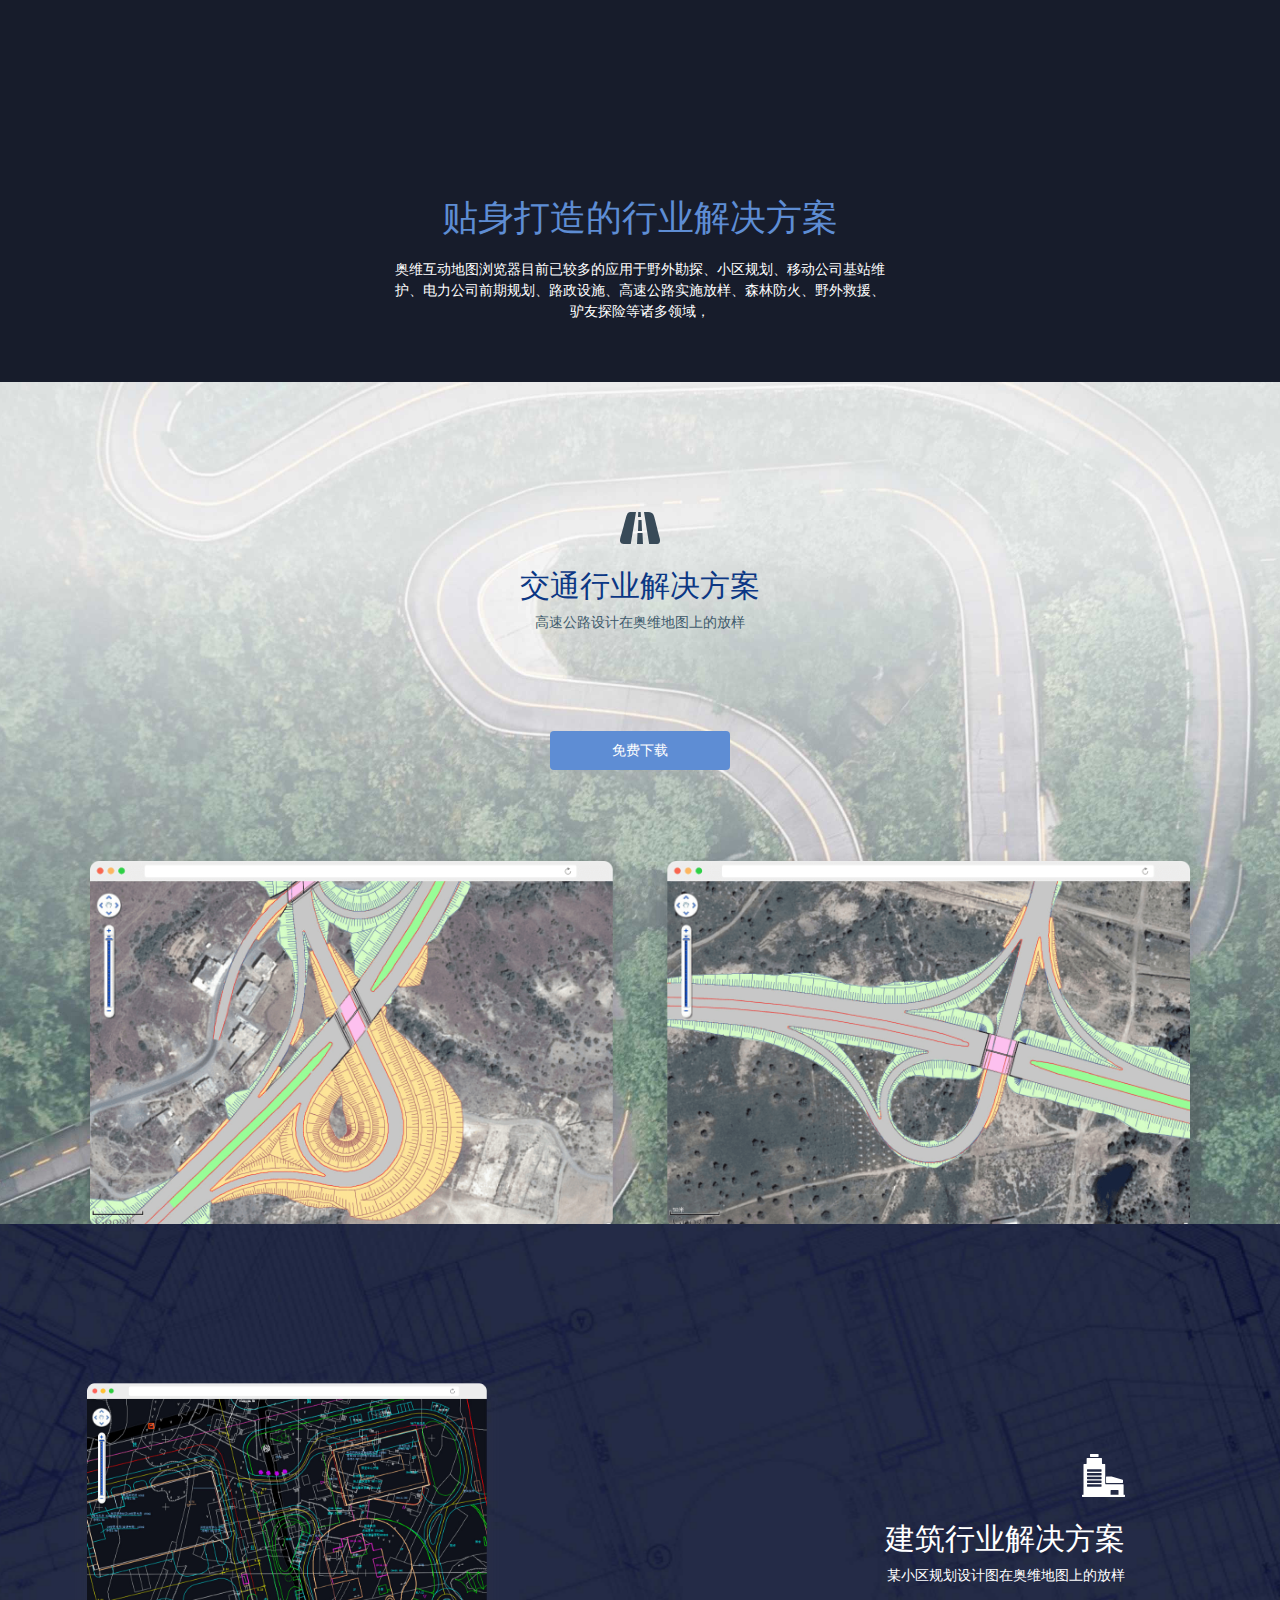
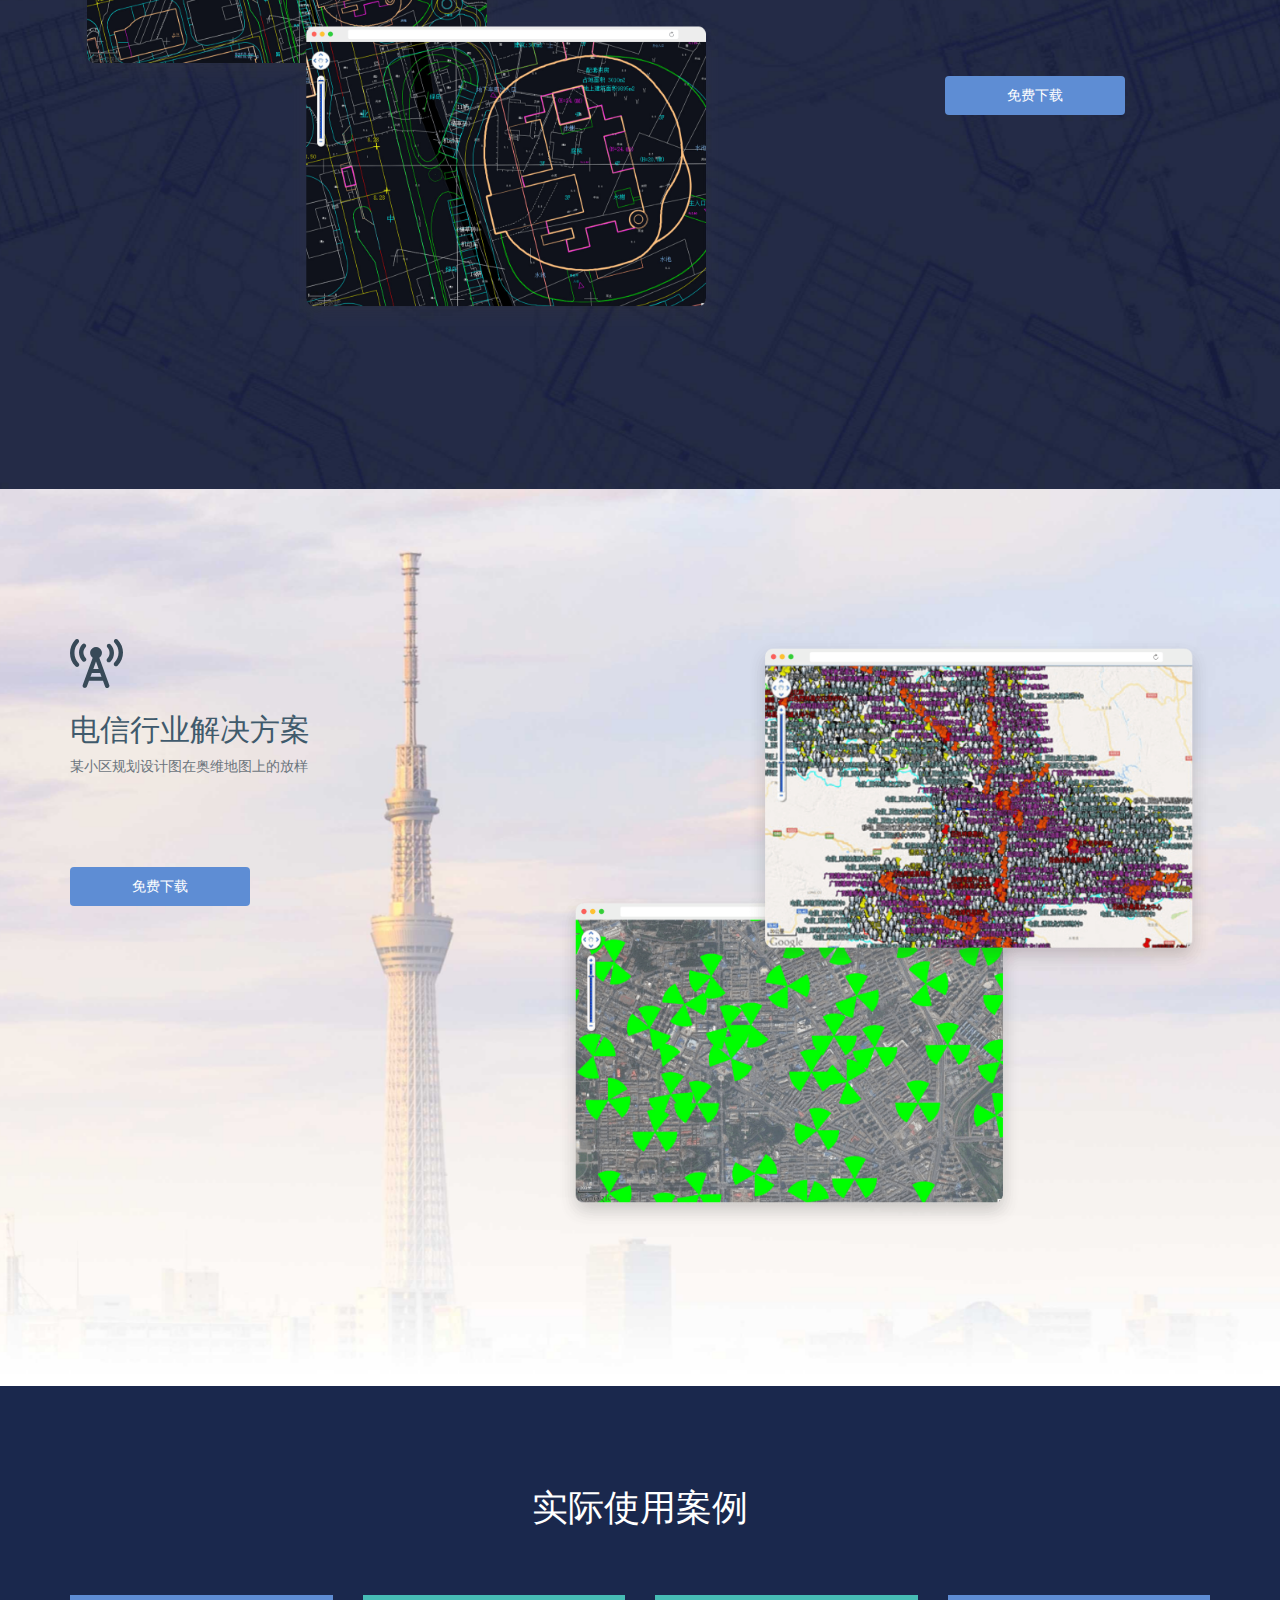
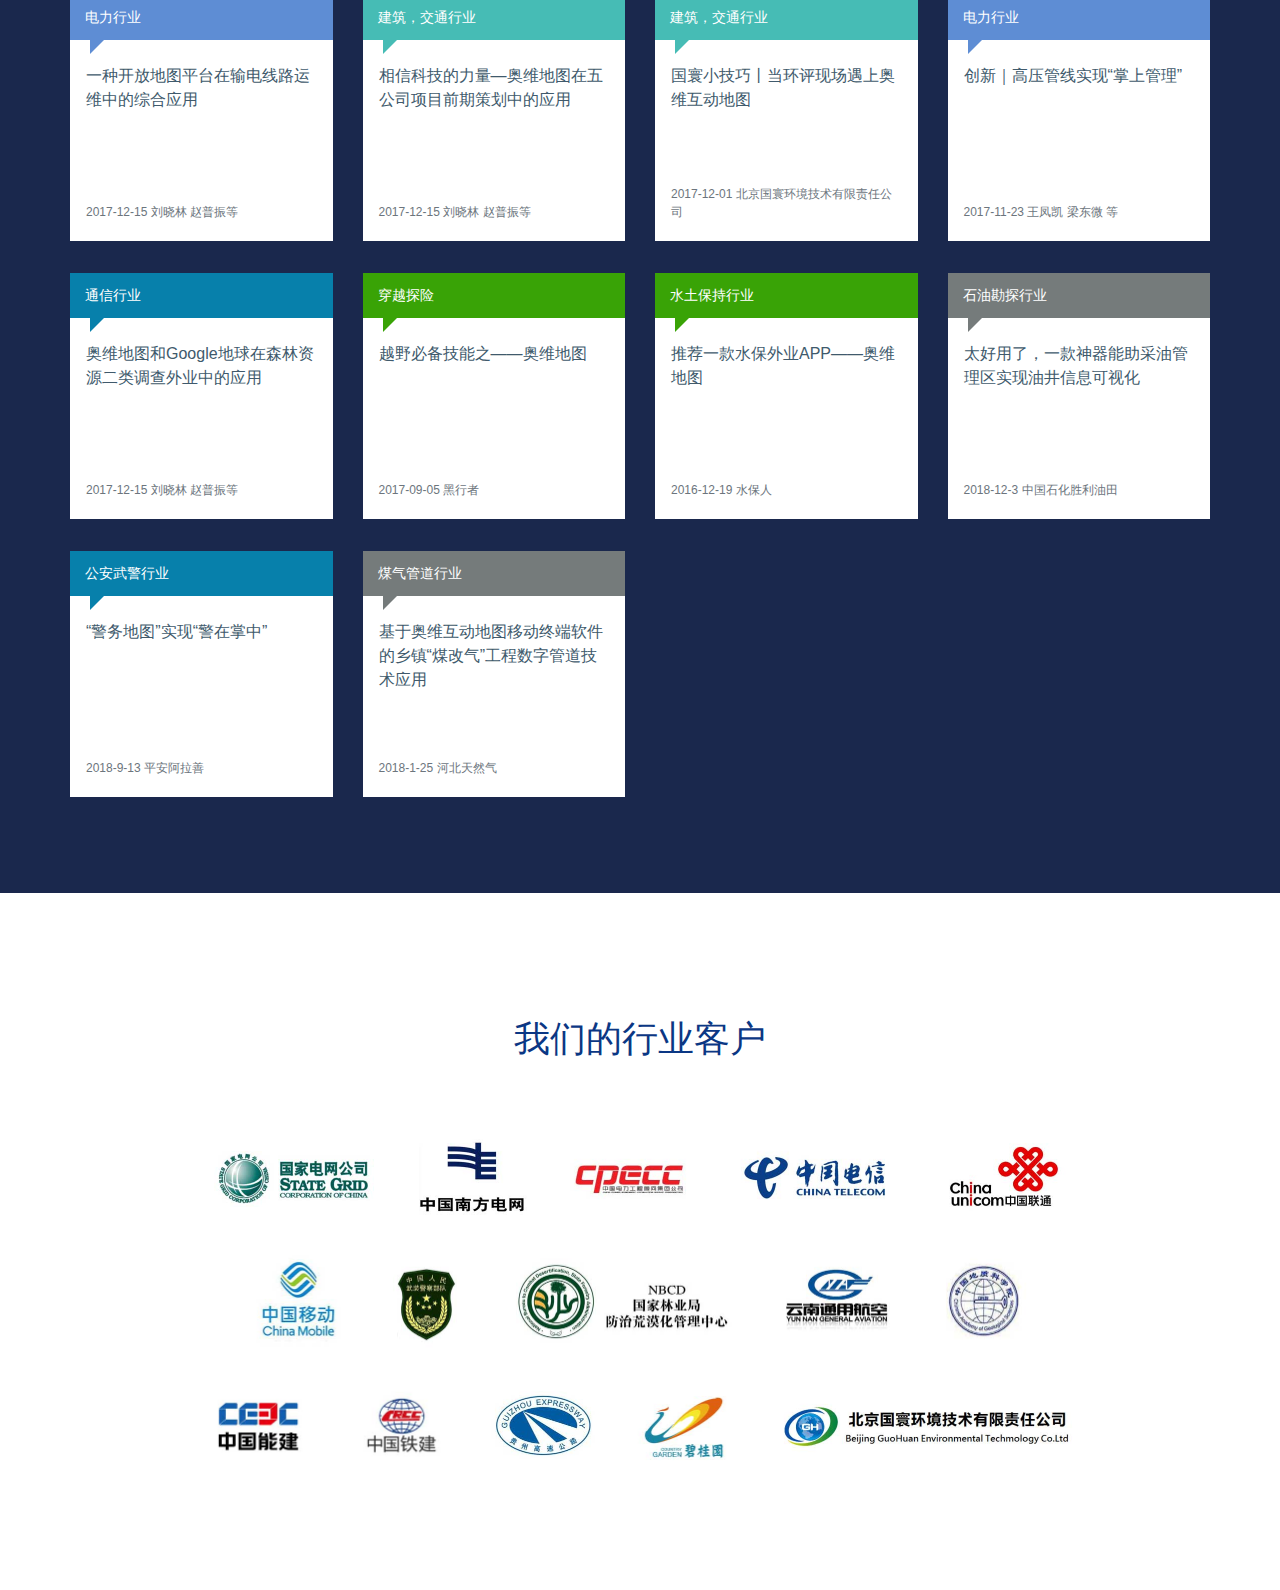
<file: public/solution.html>
<!DOCTYPE html>
<html>
<head lang="en">
  <meta charset="UTF-8">
  <meta name="viewport" content="width=device-width, initial-scale=1">
  <link rel="stylesheet" href="./css/bootstrap.css"/>
  <script src="./js/jquery.min.js"></script>
  <script src="./js/popper.min.js"></script>
  <script src="./js/bootstrap.min.js"></script>
  <link rel="stylesheet" href="./css/all.css"/>
  <link rel="stylesheet" href="./css/solution.css"/>
  <title></title>
</head>
<body>
  <!-- 头 -->
  <header id="header" class="container"></header>
  <!-- 顶部-->
  <section class="top_padding">
    <div class="container text-center">
      <h2 class="text-36 blue2 mt-3 mb-2">贴身打造的行业解决方案</h2>
      <p class="width-500 text-14">奥维互动地图浏览器目前已较多的应用于野外勘探、小区规划、移动公司基站维护、电力公司前期规划、路政设施、高速公路实施放样、森林防火、野外救援、驴友探险等诸多领域，</p>
    </div>
  </section>
  <!--交通行业-->
  <section class="rode_padding">
    <div class="container text-center">
      <p class="mb-2"><img src="./image/solution/icon-trans.svg" alt=""/></p>
      <h2 class="text-30 blue mt-4 mb-2">交通行业解决方案</h2>
      <p class="mb-2 text-14 text-gray">高速公路设计在奥维地图上的放样</p>
      <a href="http://127.0.0.1:3000/download.html" class="free2_a mt-90">免费下载</a>
      <p class="mb-2">
        <img width="100%" src="./image/solution/trans.png" alt=""/>
      </p>
    </div>
  </section>
  <!-- 建筑行业-->
  <section class="cons_padding">
    <div class="container">
      <div class="row">
        <div class="col-sm-7">
          <p class="mb-2"><img src="./image/solution/arche.png" alt="" width="100%"/></p>
        </div>
        <div class="col-sm-5 con_padding text-right">
          <p class="mb-2"><img src="./image/solution/icon-arche.svg" alt=""/></p>
          <h3 class="text-30 mt-4 mb-2">建筑行业解决方案</h3>
          <p class="text-14">某小区规划设计图在奥维地图上的放样</p>
          <a href="http://127.0.0.1:3000/download.html" class="free2_a text-center mt-80">免费下载</a>
        </div>
      </div>
    </div>
  </section>
  <!-- 电信行业-->
  <section class="elec_padding">
    <div class="container">
      <div class="row">
        <div class="col-sm-5">
          <p class="mb-2"><img src="./image/solution/icon-tele.svg" alt=""/></p>
          <h3 class="text-30 mt-4 mb-2 text-gray">电信行业解决方案</h3>
          <p class="text-14 text-muted">某小区规划设计图在奥维地图上的放样</p>
          <a href="http://127.0.0.1:3000/download.html" class="free2_a text-center mt-80">免费下载</a>
        </div>
        <div class="col-sm-7">
          <p class="mb-2"><img src="./image/solution/tele.png" alt="" width="100%"/></p>
        </div>
      </div>
    </div>
  </section>
  <!-- 实际使用案例-->
  <section class="use_padding">
    <div class="container">
      <h2 class="text-36 text-white text-center use_mg">实际使用案例</h2>
      <div class="row">
        <div class="col-sm-6 col-md-4 col-lg-3 mt-3 mb-3">
          <div class="al_item">
            <a href="javascript:;" class="a_block">
              <p class="position-relative bg-blue mb-2">
                <span class="table_top text-14">电力行业</span>
                <span class="triangle"></span>
              </p>
              <div class="mt-4 mb-4 ml-3 mr-3">
                <a href="javascript:;" class="text-gray">一种开放地图平台在输电线路运维中的综合应用</a>
              </div>
              <span class="table_bottom text-12">
                <a href="javascript:;" class="text-muted">2017-12-15 刘晓林 赵普振等</a>
              </span>
            </a>
          </div>
        </div>
        <div class="col-sm-6 col-md-4 col-lg-3 mt-3 mb-3">
          <div class="al_item">
            <a href="javascript:;" class="a_block">
              <p class="position-relative bg-green mb-2">
                <span class="table_top text-14">建筑，交通行业</span>
                <span class="triangle"></span>
              </p>
              <div class="mt-4 mb-4 ml-3 mr-3">
                <a href="javascript:;" class="text-gray">相信科技的力量—奥维地图在五公司项目前期策划中的应用</a>
              </div>
              <span class="table_bottom text-12">
                <a href="javascript:;" class="text-muted">2017-12-15 刘晓林 赵普振等</a>
              </span>
            </a>
          </div>
        </div>
        <div class="col-sm-6 col-md-4 col-lg-3 mt-3 mb-3">
          <div class="al_item"><a href="javascript:;" class="a_block">
              <p class="position-relative bg-green mb-2">
                <span class="table_top text-14">建筑，交通行业</span>
                <span class="triangle"></span>
              </p>
              <div class="mt-4 mb-4 ml-3 mr-3">
                <a href="javascript:;" class="text-gray">国寰小技巧丨当环评现场遇上奥维互动地图</a>
              </div>
              <span class="table_bottom text-12">
                <a href="javascript:;" class="text-muted">2017-12-01  北京国寰环境技术有限责任公司</a>
              </span>
            </a>
          </div>
        </div>
        <div class="col-sm-6 col-md-4 col-lg-3 mt-3 mb-3">
          <div class="al_item"><a href="javascript:;" class="a_block">
              <p class="position-relative bg-blue mb-2">
                <span class="table_top text-14">电力行业</span>
                <span class="triangle"></span>
              </p>
              <div class="mt-4 mb-4 ml-3 mr-3">
                <a href="javascript:;" class="text-gray">创新｜高压管线实现“掌上管理”</a>
              </div>
              <span class="table_bottom text-12">
                <a href="javascript:;" class="text-muted">2017-11-23 王凤凯 梁东微 等</a>
              </span>
            </a>
          </div>
        </div>
        <div class="col-sm-6 col-md-4 col-lg-3 mt-3 mb-3">
          <div class="al_item"><a href="javascript:;" class="a_block">
              <p class="position-relative bg-blue2 mb-2">
                <span class="table_top text-14">通信行业</span>
                <span class="triangle"></span>
              </p>
              <div class="mt-4 mb-4 ml-3 mr-3">
                <a href="javascript:;" class="text-gray">奥维地图和Google地球在森林资源二类调查外业中的应用</a>
              </div>
              <span class="table_bottom text-12">
                <a href="javascript:;" class="text-muted">2017-12-15 刘晓林 赵普振等</a>
              </span>
            </a>
          </div>
        </div>
        <div class="col-sm-6 col-md-4 col-lg-3 mt-3 mb-3">
          <div class="al_item"><a href="javascript:;" class="a_block">
              <p class="position-relative bg-green2 mb-2">
                <span class="table_top text-14">穿越探险</span>
                <span class="triangle"></span>
              </p>
              <div class="mt-4 mb-4 ml-3 mr-3">
                <a href="javascript:;" class="text-gray">越野必备技能之——奥维地图</a>
              </div>
              <span class="table_bottom text-12">
                <a href="javascript:;" class="text-muted">2017-09-05 黑行者</a>
              </span>
            </a>
          </div>
        </div>
        <div class="col-sm-6 col-md-4 col-lg-3 mt-3 mb-3">
          <div class="al_item"><a href="javascript:;" class="a_block">
              <p class="position-relative bg-green2 mb-2">
                <span class="table_top text-14">水土保持行业</span>
                <span class="triangle"></span>
              </p>
              <div class="mt-4 mb-4 ml-3 mr-3">
                <a href="javascript:;" class="text-gray">推荐一款水保外业APP——奥维地图</a>
              </div>
              <span class="table_bottom text-12">
                <a href="javascript:;" class="text-muted">2016-12-19 水保人</a>
              </span>
            </a>
          </div>
        </div>
        <div class="col-sm-6 col-md-4 col-lg-3 mt-3 mb-3">
          <div class="al_item"><a href="javascript:;" class="a_block">
              <p class="position-relative bg-gray mb-2">
                <span class="table_top text-14">石油勘探行业</span>
                <span class="triangle"></span>
              </p>
              <div class="mt-4 mb-4 ml-3 mr-3">
                <a href="javascript:;" class="text-gray">太好用了，一款神器能助采油管理区实现油井信息可视化</a>
              </div>
              <span class="table_bottom text-12">
                <a href="javascript:;" class="text-muted">2018-12-3 中国石化胜利油田</a>
              </span>
            </a>
          </div>
        </div>
        <div class="col-sm-6 col-md-4 col-lg-3 mt-3 mb-3">
          <div class="al_item"><a href="javascript:;" class="a_block">
              <p class="position-relative bg-blue2 mb-2">
                <span class="table_top text-14">公安武警行业</span>
                <span class="triangle"></span>
              </p>
              <div class="mt-4 mb-4 ml-3 mr-3">
                <a href="javascript:;" class="text-gray">“警务地图”实现“警在掌中”</a>
              </div>
              <span class="table_bottom text-12">
                <a href="javascript:;" class="text-muted">2018-9-13 平安阿拉善</a>
              </span>
            </a>
          </div>
        </div>
        <div class="col-sm-6 col-md-4 col-lg-3 mt-3 mb-3">
          <div class="al_item"><a href="javascript:;" class="a_block">
              <p class="position-relative bg-gray mb-2">
                <span class="table_top text-14">煤气管道行业</span>
                <span class="triangle"></span>
              </p>
              <div class="mt-4 mb-4 ml-3 mr-3">
                <a href="javascript:;" class="text-gray">基于奥维互动地图移动终端软件的乡镇“煤改气”工程数字管道技术应用</a>
              </div>
              <span class="table_bottom text-12">
                <a href="javascript:;" class="text-muted">2018-1-25 河北天然气</a>
              </span>
            </a>
          </div>
        </div>
      </div>
    </div>
  </section>
  <!-- 客户-->
  <section class="clie_padding">
    <div class="container text-center">
      <h2 class="text-36 blue pb-5 mt-4 mb-2">我们的行业客户</h2>
      <div class="width-80">
        <span class="sp_line">
          <img class="img-fluid" src="./image/solution/cs-1.jpg" alt="" width="176px"/>
        </span>
        <span class="sp_line">
          <img class="img-fluid" src="./image/solution/cs-2.jpg" alt="" width="127px"/>
        </span>
        <span class="sp_line">
          <img class="img-fluid" src="./image/solution/cs-3.jpg" alt="" width="143px"/>
        </span>
        <span class="sp_line">
          <img class="img-fluid" src="./image/solution/cs-4.jpg" alt="" width="179px"/>
        </span>
        <span class="sp_line">
          <img class="img-fluid" src="./image/solution/cs-5.jpg" alt="" width="145px"/>
        </span>
        <span class="sp_line">
          <img class="img-fluid" src="./image/solution/cs-6.jpg" alt="" width="111px"/>
        </span>
        <span class="sp_line">
          <img class="img-fluid" src="./image/solution/cs-7.jpg" alt="" width="99px"/>
        </span>
        <span class="sp_line">
          <img class="img-fluid" src="./image/solution/cs-8.jpg" alt="" width="242px"/>
        </span>
        <span class="sp_line">
          <img class="img-fluid" src="./image/solution/cs-9.jpg" alt="" width="139px"/>
        </span>
        <span class="sp_line">
          <img class="img-fluid" src="./image/solution/cs-10.jpg" alt="" width="109px"/>
        </span>
        <span class="sp_line">
          <img class="img-fluid" src="./image/solution/cs-11.jpg" alt="" width="129px"/>
        </span>
        <span class="sp_line">
          <img class="img-fluid" src="./image/solution/cs-12.jpg" alt="" width="107px"/>
        </span>
        <span class="sp_line">
          <img class="img-fluid" src="./image/solution/cs-13.jpg" alt="" width="127px"/>
        </span>
        <span class="sp_line">
          <img class="img-fluid" src="./image/solution/cs-14.jpg" alt="" width="113px"/>
        </span>
        <span class="sp_line">
          <img class="img-fluid" src="./image/solution/cs-15.jpg" alt="" width="318px"/>
        </span>
      </div>
    </div>
  </section>
  <!--脚-->
<footer id="footer" class="container"></footer>
<script src="./js/transparent_header.js"></script>
<script src="./js/footer.js"></script>
</body>
</html>
</file>
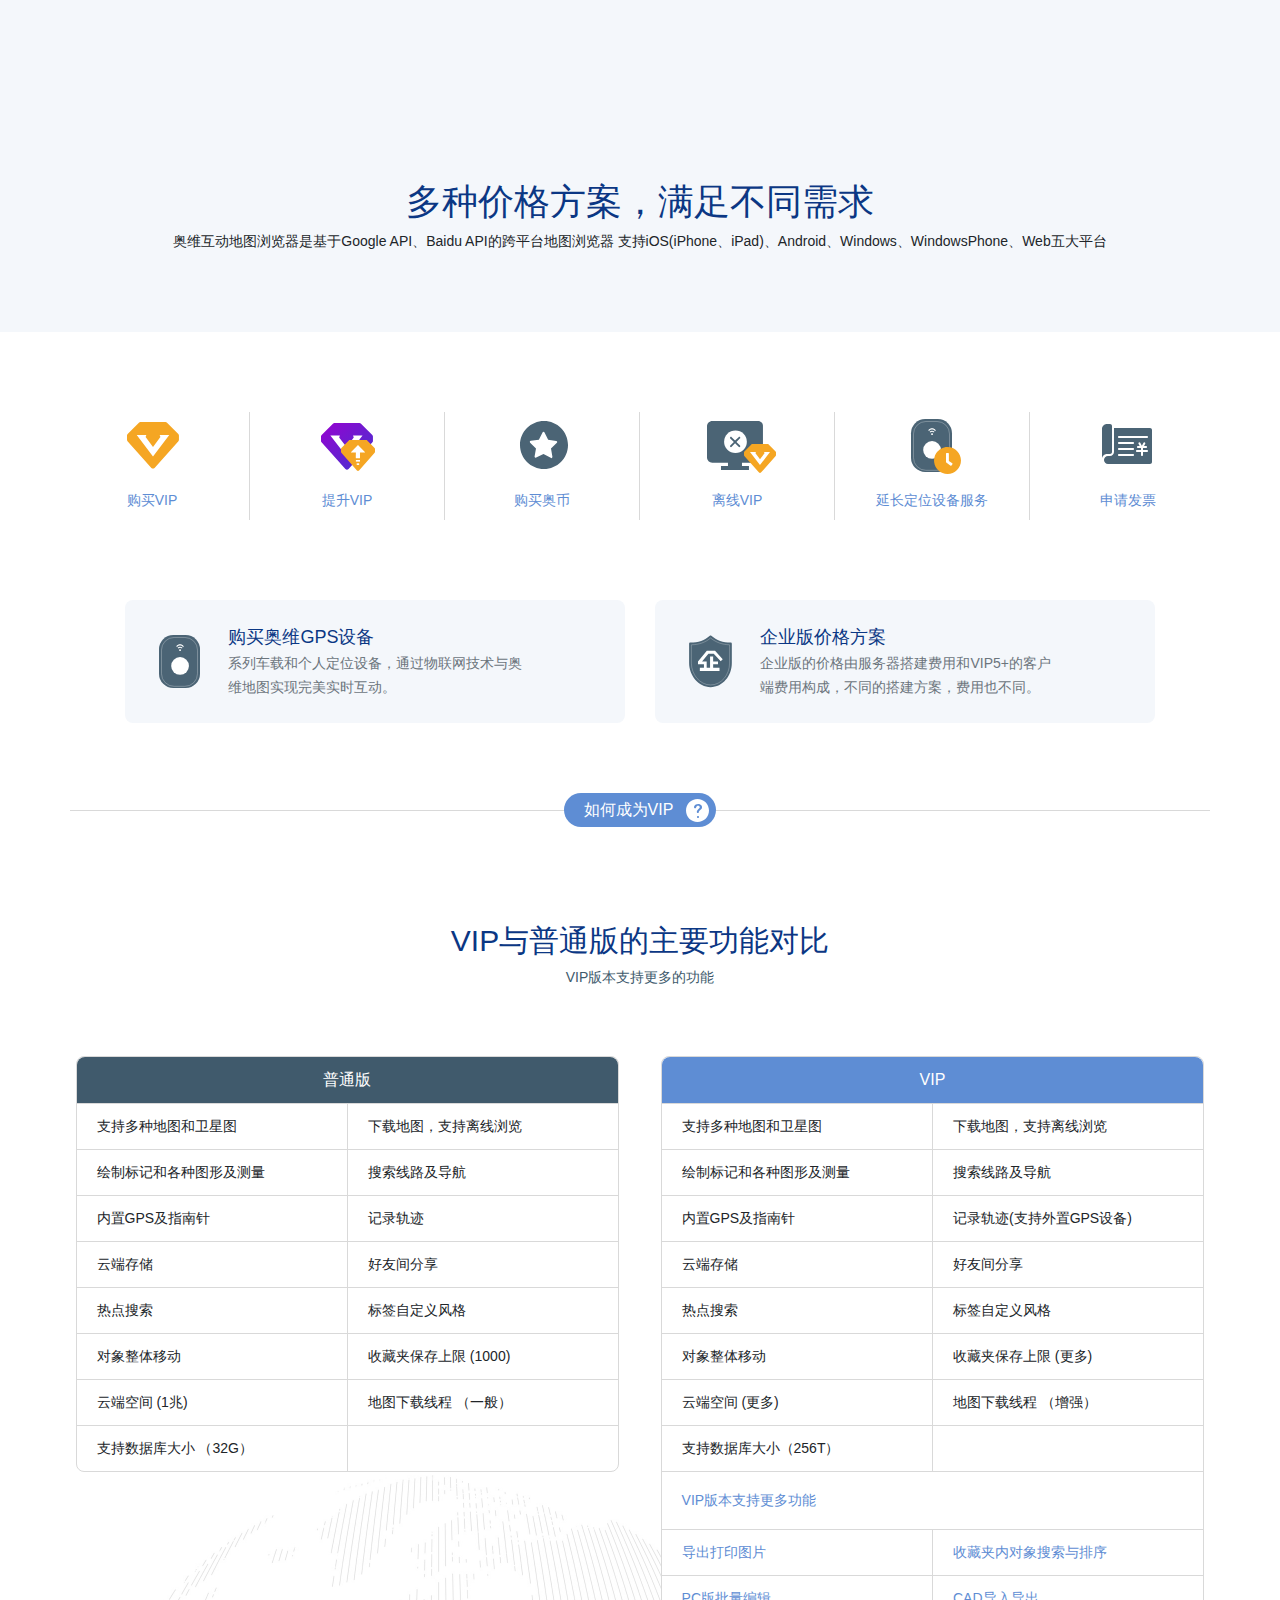
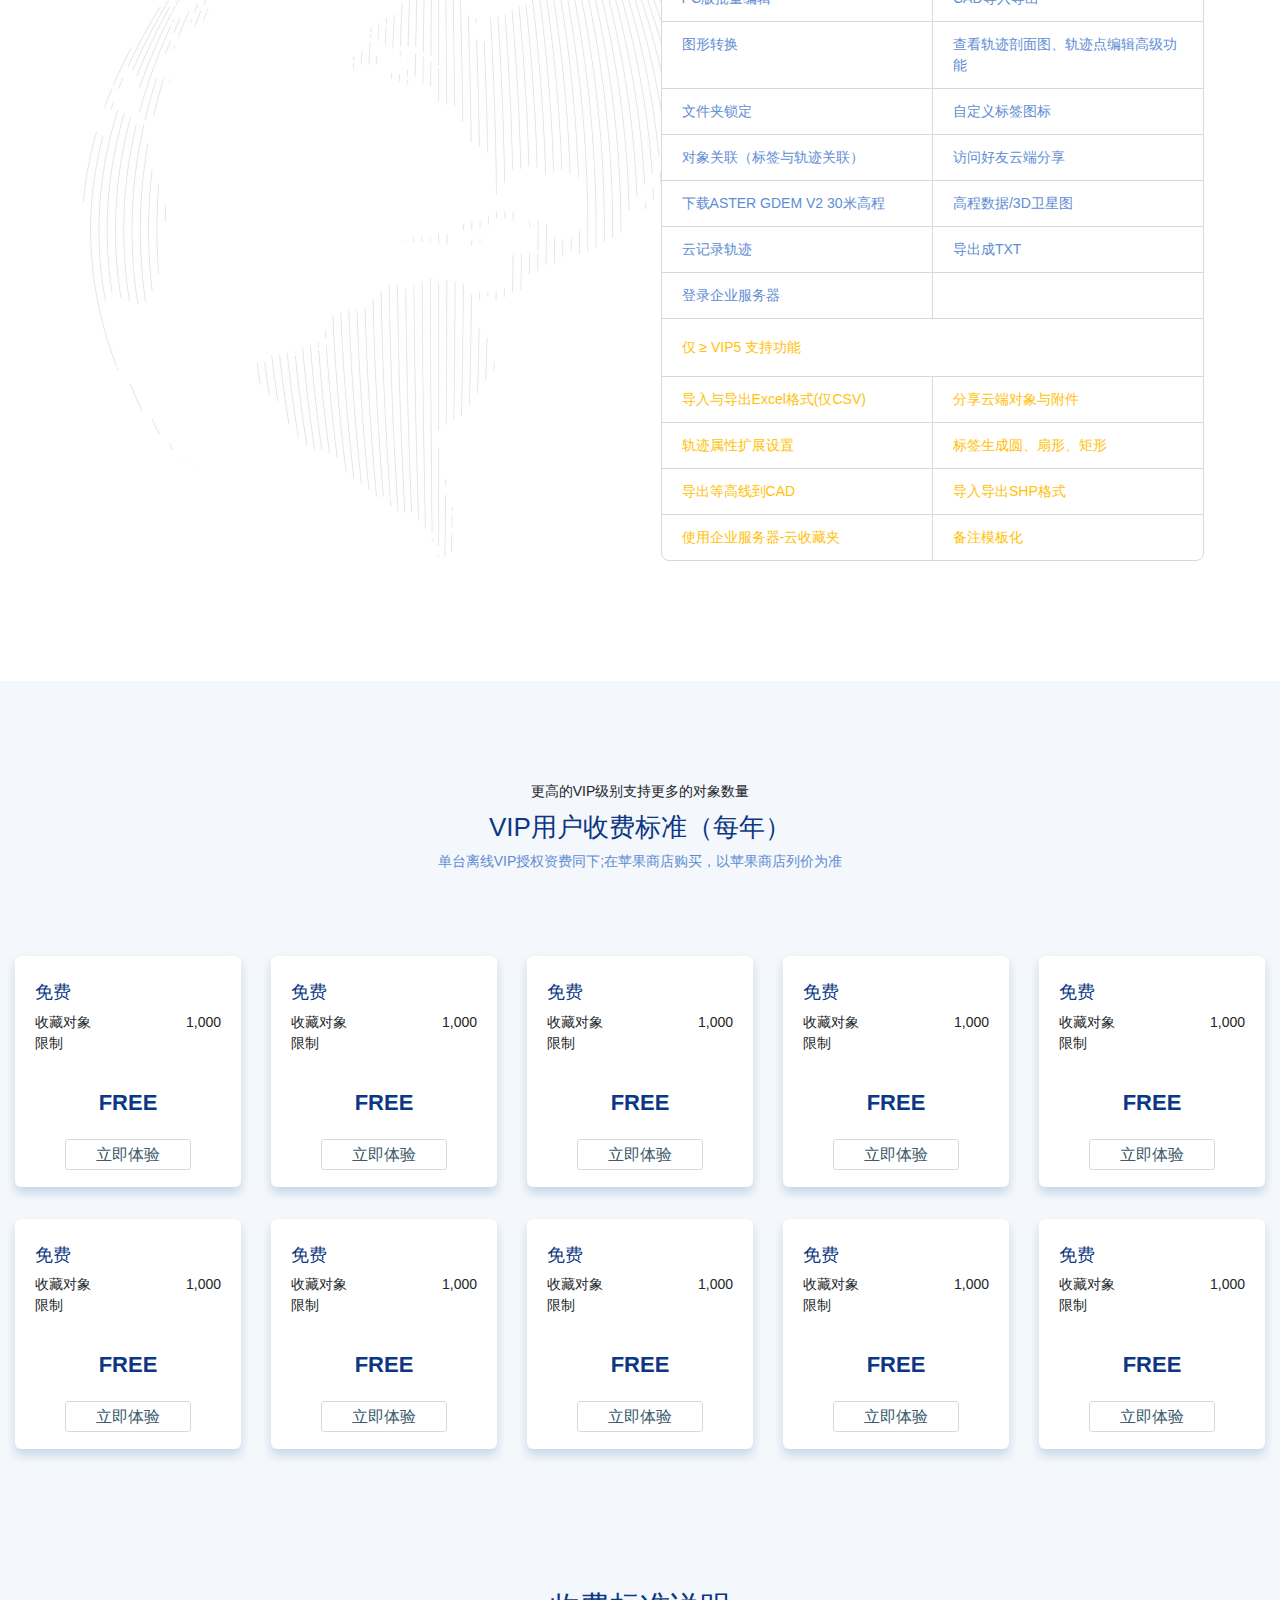
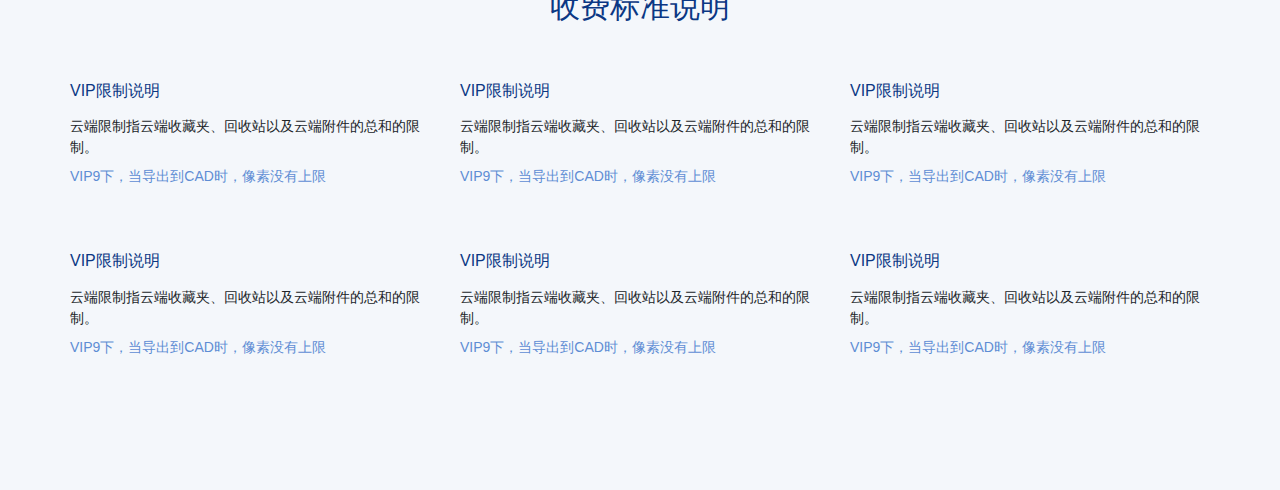
<file: public/vip.html>
<!DOCTYPE html>
<html>
<head lang="en">
  <meta charset="UTF-8">
  <meta name="viewport" content="width=device-width, initial-scale=1">
  <link rel="stylesheet" href="./css/bootstrap.css"/>
  <script src="./js/jquery.min.js"></script>
  <script src="./js/popper.min.js"></script>
  <script src="./js/bootstrap.min.js"></script>
  <link rel="stylesheet" href="./css/all.css"/>
  <link rel="stylesheet" href="./css/vip.css"/>
  <title></title>
</head>
<body>
  <!-- 头 -->
  <header id="header" class="container"></header>
  <!-- 顶部文字 -->
  <section class="top_padding">
    <div class="container text-center">
      <h2 class="text-36 blue">多种价格方案，满足不同需求</h2>
      <p class="text-14 mb-0"> 奥维互动地图浏览器是基于Google API、Baidu API的跨平台地图浏览器 支持iOS(iPhone、iPad)、Android、Windows、WindowsPhone、Web五大平台</p>
    </div>
  </section>
  <!-- Vip系列 -->
  <section class="vip_padding">
    <div class="container">
      <div class="row text-center">
        <div class="col-lg-2 col-md-4 col-sm-6 border_rt">
          <p class="mb-2"><a href="javascript:;">
            <img src="./image/vip/icon-1.svg" alt=""/>
          </a></p>
          <p class="mb-2"><a href="javascript:;" class="blue2 text-14">购买VIP</a></p>
        </div>
        <div class="col-lg-2 col-md-4 col-sm-6 border_rt">
          <p class="mb-2"><a href="javascript:;">
            <img src="./image/vip/icon-2.svg" alt=""/>
          </a></p>
          <p class="mb-2"><a href="javascript:;" class="blue2 text-14">提升VIP</a></p>
        </div>
        <div class="col-lg-2 col-md-4 col-sm-6 border_rt">
          <p class="mb-2"><a href="javascript:;">
            <img src="./image/vip/icon-3.svg" alt=""/>
          </a></p>
          <p class="mb-2"><a href="javascript:;" class="blue2 text-14">购买奥币</a></p>
        </div>
        <div class="col-lg-2 col-md-4 col-sm-6 border_rt">
          <p class="mb-2"><a href="javascript:;">
            <img src="./image/vip/icon-4.svg" alt=""/>
          </a></p>
          <p class="mb-2"><a href="javascript:;" class="blue2 text-14">离线VIP</a></p>
        </div>
        <div class="col-lg-2 col-md-4 col-sm-6 border_rt">
          <p class="mb-2"><a href="javascript:;">
            <img src="./image/vip/icon-5.svg" alt=""/>
          </a></p>
          <p class="mb-2"><a href="javascript:;" class="blue2 text-14">延长定位设备服务</a></p>
        </div>
        <div class="col-lg-2 col-md-4 col-sm-6">
          <p class="mb-2"><a href="javascript:;">
            <img src="./image/vip/icon-6.svg" alt=""/>
          </a></p>
          <p class="mb-2"><a href="javascript:;" class="blue2 text-14">申请发票</a></p>
        </div>
      </div>
      <div class="row margin-645">
        <div class="col-lg-6 col-md-12">
          <a href="javascript:;" class="centervip_a">
            <span class="d-inline-block"><img src="./image/vip/icon-7.svg" alt=""/></span>
            <span class="w-75 pl-4 d-inline-block">
              <span class="text-18 blue d-block">购买奥维GPS设备</span>
              <span class="text-14 text-muted">系列车载和个人定位设备，通过物联网技术与奥维地图实现完美实时互动。</span>
            </span>
          </a>
        </div>
        <div class="col-lg-6 col-md-12 ">
          <a href="javascript:;" class="centervip_a">
            <span class="d-inline-block"><img src="./image/vip/icon-8.svg" alt=""/></span>
            <span class="w-75 pl-4 d-inline-block">
              <span class="text-18 blue d-block">企业版价格方案</span>
              <span class="text-14 text-muted">企业版的价格由服务器搭建费用和VIP5+的客户端费用构成，不同的搭建方案，费用也不同。</span>
            </span>
          </a>
        </div>
      </div>
      <div class="margint-60 text-center">
        <span class="how_vip">如何成为VIP</span>
      </div>
    </div>
  </section>
  <!-- 对比普通版 -->
  <section class="pb-100">
    <div class="container text-center bg_earth">
      <h2 class="text-30 blue mt-3">VIP与普通版的主要功能对比</h2>
      <p class="mt-1 mb-2 text-14 text-gray">VIP版本支持更多的功能</p>
      <div class="row pt-60">
        <div class="col-md-6 col-sm-12">
          <div class="tab_border">
            <h3 class="pt_bg text-16">普通版</h3>
            <table class="border-0 w-100 bg-transparent">
              <tbody>
                <tr>
                  <td>支持多种地图和卫星图</td>
                  <td>下载地图，支持离线浏览</td>
                </tr>
                <tr>
                  <td>绘制标记和各种图形及测量</td>
                  <td>搜索线路及导航</td>
                </tr>
                <tr>
                  <td>内置GPS及指南针</td>
                  <td>记录轨迹</td>
                </tr>
                <tr>
                  <td>云端存储</td>
                  <td>好友间分享</td>
                </tr>
                <tr>
                  <td>热点搜索</td>
                  <td>标签自定义风格</td>
                </tr>
                <tr>
                  <td>对象整体移动</td>
                  <td>收藏夹保存上限 (1000)</td>
                </tr>
                <tr>
                  <td>云端空间 (1兆)</td>
                  <td>地图下载线程 （一般）</td>
                </tr>
                <tr>
                  <td>支持数据库大小 （32G）</td>
                  <td></td>
                </tr>
              </tbody>
            </table>
          </div>
        </div>
        <div class="col-md-6 col-sm-12">
          <div class="tab_border">
            <h3 class="vip_bg text-16">VIP</h3>
            <table class="border-0 w-100 bg-transparent">
              <tbody>
              <tr>
                <td>支持多种地图和卫星图</td>
                <td>下载地图，支持离线浏览</td>
              </tr>
              <tr>
                <td>绘制标记和各种图形及测量</td>
                <td>搜索线路及导航</td>
              </tr>
              <tr>
                <td>内置GPS及指南针</td>
                <td>记录轨迹(支持外置GPS设备)</td>
              </tr>
              <tr>
                <td>云端存储</td>
                <td>好友间分享</td>
              </tr>
              <tr>
                <td>热点搜索</td>
                <td>标签自定义风格</td>
              </tr>
              <tr>
                <td>对象整体移动</td>
                <td>收藏夹保存上限 (更多)</td>
              </tr>
              <tr>
                <td>云端空间 (更多)</td>
                <td>地图下载线程 （增强）</td>
              </tr>
              <tr>
                <td>支持数据库大小（256T）</td>
                <td></td>
              </tr>
              </tbody>
            </table>
            <h4 class="Vip_more text-14 blue2">VIP版本支持更多功能</h4>
            <table class="border-0 w-100 bg-transparent blue2">
              <tbody>
                <tr>
                  <td>导出打印图片</td>
                  <td>收藏夹内对象搜索与排序</td>
                </tr>
                <tr>
                  <td>PC版批量编辑</td>
                  <td>CAD导入导出</td>
                </tr>
                <tr>
                  <td>图形转换</td>
                  <td>查看轨迹剖面图、轨迹点编辑高级功能</td>
                </tr>
                <tr>
                  <td>文件夹锁定</td>
                  <td>自定义标签图标</td>
                </tr>
                <tr>
                  <td>对象关联（标签与轨迹关联）</td>
                  <td>访问好友云端分享</td>
                </tr>
                <tr>
                  <td>下载ASTER GDEM V2 30米高程</td>
                  <td>高程数据/3D卫星图</td>
                </tr>
                <tr>
                  <td>云记录轨迹</td>
                  <td>导出成TXT</td>
                </tr>
                <tr>
                  <td>登录企业服务器</td>
                  <td></td>
                </tr>
              </tbody>
            </table>
            <h4 class="Vip_more text-14 text-warning">仅 ≥ VIP5 支持功能</h4>
            <table class="border-0 w-100 bg-transparent text-warning">
              <tbody>
                <tr>
                  <td>导入与导出Excel格式(仅CSV)</td>
                  <td>分享云端对象与附件</td>
                </tr>
                <tr>
                  <td>轨迹属性扩展设置</td>
                  <td>标签生成圆、扇形、矩形</td>
                </tr>
                <tr>
                  <td>导出等高线到CAD</td>
                  <td>导入导出SHP格式</td>
                </tr>
                <tr>
                  <td>使用企业服务器-云收藏夹</td>
                  <td>备注模板化</td>
                </tr>
              </tbody>
            </table>
          </div>
        </div>
      </div>
    </div>
  </section>
  <!-- vip收费-->
  <section class="price_padding">
    <div class="container-fluid text-center">
      <p class="text-14">更高的VIP级别支持更多的对象数量</p>
      <h2 class="text-26 blue mt-1">VIP用户收费标准（每年）</h2>
      <p class="blue2 text-14 mb-2 pb-60">单台离线VIP授权资费同下;在苹果商店购买，以苹果商店列价为准</p>
      <div class="row">
        <div class="col-lg-2-4 col-md-4 col-sm-12">
          <div class="price_item">
            <h3 class="text-18 blue text-left mt-3 mb-2">免费</h3>
            <table class=" border-0 w-100" cellpadding="0" cellspacing="0">
              <tbody>
                <tr>
                  <td>收藏对象限制</td>
                  <td>1,000</td>
                </tr>
              </tbody>
            </table>
            <p class="pt-3 pb-3 mb-2">
              <b class="text-22 blue font-weight-bold">FREE</b>
            </p>
            <a href="javascript:;" class="price_a1">立即体验</a>
          </div>
        </div>
        <div class="col-lg-2-4 col-md-4 col-sm-12">
          <div class="price_item">
            <h3 class="text-18 blue text-left mt-3 mb-2">免费</h3>
            <table class=" border-0 w-100" cellpadding="0" cellspacing="0">
              <tbody>
              <tr>
                <td>收藏对象限制</td>
                <td>1,000</td>
              </tr>
              </tbody>
            </table>
            <p class="pt-3 pb-3 mb-2">
              <b class="text-22 blue font-weight-bold">FREE</b>
            </p>
            <a href="javascript:;" class="price_a1">立即体验</a>
          </div>
        </div>
        <div class="col-lg-2-4 col-md-4 col-sm-12">
          <div class="price_item">
            <h3 class="text-18 blue text-left mt-3 mb-2">免费</h3>
            <table class=" border-0 w-100" cellpadding="0" cellspacing="0">
              <tbody>
              <tr>
                <td>收藏对象限制</td>
                <td>1,000</td>
              </tr>
              </tbody>
            </table>
            <p class="pt-3 pb-3 mb-2">
              <b class="text-22 blue font-weight-bold">FREE</b>
            </p>
            <a href="javascript:;" class="price_a1">立即体验</a>
          </div>
        </div>
        <div class="col-lg-2-4 col-md-4 col-sm-12">
          <div class="price_item">
            <h3 class="text-18 blue text-left mt-3 mb-2">免费</h3>
            <table class=" border-0 w-100" cellpadding="0" cellspacing="0">
              <tbody>
              <tr>
                <td>收藏对象限制</td>
                <td>1,000</td>
              </tr>
              </tbody>
            </table>
            <p class="pt-3 pb-3 mb-2">
              <b class="text-22 blue font-weight-bold">FREE</b>
            </p>
            <a href="javascript:;" class="price_a1">立即体验</a>
          </div>
        </div>
        <div class="col-lg-2-4 col-md-4 col-sm-12">
          <div class="price_item">
            <h3 class="text-18 blue text-left mt-3 mb-2">免费</h3>
            <table class=" border-0 w-100" cellpadding="0" cellspacing="0">
              <tbody>
              <tr>
                <td>收藏对象限制</td>
                <td>1,000</td>
              </tr>
              </tbody>
            </table>
            <p class="pt-3 pb-3 mb-2">
              <b class="text-22 blue font-weight-bold">FREE</b>
            </p>
            <a href="javascript:;" class="price_a1">立即体验</a>
          </div>
        </div>
      </div>
      <div class="row">
        <div class="col-lg-2-4 col-md-4 col-sm-12">
          <div class="price_item">
            <h3 class="text-18 blue text-left mt-3 mb-2">免费</h3>
            <table class=" border-0 w-100" cellpadding="0" cellspacing="0">
              <tbody>
              <tr>
                <td>收藏对象限制</td>
                <td>1,000</td>
              </tr>
              </tbody>
            </table>
            <p class="pt-3 pb-3 mb-2">
              <b class="text-22 blue font-weight-bold">FREE</b>
            </p>
            <a href="javascript:;" class="price_a1">立即体验</a>
          </div>
        </div>
        <div class="col-lg-2-4 col-md-4 col-sm-12">
          <div class="price_item">
            <h3 class="text-18 blue text-left mt-3 mb-2">免费</h3>
            <table class=" border-0 w-100" cellpadding="0" cellspacing="0">
              <tbody>
              <tr>
                <td>收藏对象限制</td>
                <td>1,000</td>
              </tr>
              </tbody>
            </table>
            <p class="pt-3 pb-3 mb-2">
              <b class="text-22 blue font-weight-bold">FREE</b>
            </p>
            <a href="javascript:;" class="price_a1">立即体验</a>
          </div>
        </div>
        <div class="col-lg-2-4 col-md-4 col-sm-12">
          <div class="price_item">
            <h3 class="text-18 blue text-left mt-3 mb-2">免费</h3>
            <table class=" border-0 w-100" cellpadding="0" cellspacing="0">
              <tbody>
              <tr>
                <td>收藏对象限制</td>
                <td>1,000</td>
              </tr>
              </tbody>
            </table>
            <p class="pt-3 pb-3 mb-2">
              <b class="text-22 blue font-weight-bold">FREE</b>
            </p>
            <a href="javascript:;" class="price_a1">立即体验</a>
          </div>
        </div>
        <div class="col-lg-2-4 col-md-4 col-sm-12">
          <div class="price_item">
            <h3 class="text-18 blue text-left mt-3 mb-2">免费</h3>
            <table class=" border-0 w-100" cellpadding="0" cellspacing="0">
              <tbody>
              <tr>
                <td>收藏对象限制</td>
                <td>1,000</td>
              </tr>
              </tbody>
            </table>
            <p class="pt-3 pb-3 mb-2">
              <b class="text-22 blue font-weight-bold">FREE</b>
            </p>
            <a href="javascript:;" class="price_a1">立即体验</a>
          </div>
        </div>
        <div class="col-lg-2-4 col-md-4 col-sm-12">
          <div class="price_item">
            <h3 class="text-18 blue text-left mt-3 mb-2">免费</h3>
            <table class=" border-0 w-100" cellpadding="0" cellspacing="0">
              <tbody>
              <tr>
                <td>收藏对象限制</td>
                <td>1,000</td>
              </tr>
              </tbody>
            </table>
            <p class="pt-3 pb-3 mb-2">
              <b class="text-22 blue font-weight-bold">FREE</b>
            </p>
            <a href="javascript:;" class="price_a1">立即体验</a>
          </div>
        </div>
      </div>
    </div>
  </section>
  <!-- 收费标准-->
  <section class="pb2-100">
    <div class="container">
      <h2 class="text-30 blue text-center pt-4 pb-3">收费标准说明</h2>
      <div class="row">
        <div class="col-md-4 col-sm-12 mt-3 mb-4">
          <h3 class="text-16 blue mt-3 mb-2">VIP限制说明</h3>
          <p class="pt-2 mb-2 text-14">云端限制指云端收藏夹、回收站以及云端附件的总和的限制。</p>
          <p class="blue2 mb-2 text-14">VIP9下，当导出到CAD时，像素没有上限</p>
        </div>
        <div class="col-md-4 col-sm-12 mt-3 mb-4">
          <h3 class="text-16 blue mt-3 mb-2">VIP限制说明</h3>
          <p class="pt-2 mb-2 text-14">云端限制指云端收藏夹、回收站以及云端附件的总和的限制。</p>
          <p class="blue2 mb-2 text-14">VIP9下，当导出到CAD时，像素没有上限</p>
        </div>
        <div class="col-md-4 col-sm-12 mt-3 mb-4">
          <h3 class="text-16 blue mt-3 mb-2">VIP限制说明</h3>
          <p class="pt-2 mb-2 text-14">云端限制指云端收藏夹、回收站以及云端附件的总和的限制。</p>
          <p class="blue2 mb-2 text-14">VIP9下，当导出到CAD时，像素没有上限</p>
        </div>
        <div class="col-md-4 col-sm-12 mt-3 mb-4">
          <h3 class="text-16 blue mt-3 mb-2">VIP限制说明</h3>
          <p class="pt-2 mb-2 text-14">云端限制指云端收藏夹、回收站以及云端附件的总和的限制。</p>
          <p class="blue2 mb-2 text-14">VIP9下，当导出到CAD时，像素没有上限</p>
        </div>
        <div class="col-md-4 col-sm-12 mt-3 mb-4">
          <h3 class="text-16 blue mt-3 mb-2">VIP限制说明</h3>
          <p class="pt-2 mb-2 text-14">云端限制指云端收藏夹、回收站以及云端附件的总和的限制。</p>
          <p class="blue2 mb-2 text-14">VIP9下，当导出到CAD时，像素没有上限</p>
        </div>
        <div class="col-md-4 col-sm-12 mt-3 mb-4">
          <h3 class="text-16 blue mt-3 mb-2">VIP限制说明</h3>
          <p class="pt-2 mb-2 text-14">云端限制指云端收藏夹、回收站以及云端附件的总和的限制。</p>
          <p class="blue2 mb-2 text-14">VIP9下，当导出到CAD时，像素没有上限</p>
        </div>
      </div>
    </div>
  </section>
  <!--脚-->
<footer id="footer" class="container"></footer>
<script src="./js/others_header.js"></script>
<script src="./js/footer.js"></script>
<script>
  var a=document.querySelectorAll("[href='javascript:;']");
  for(var i=0;i<a.length;i++){
    a[i].onclick=function(){
      alert("敬请期待");
    }
  }
</script>
</body>
</html>
</file>
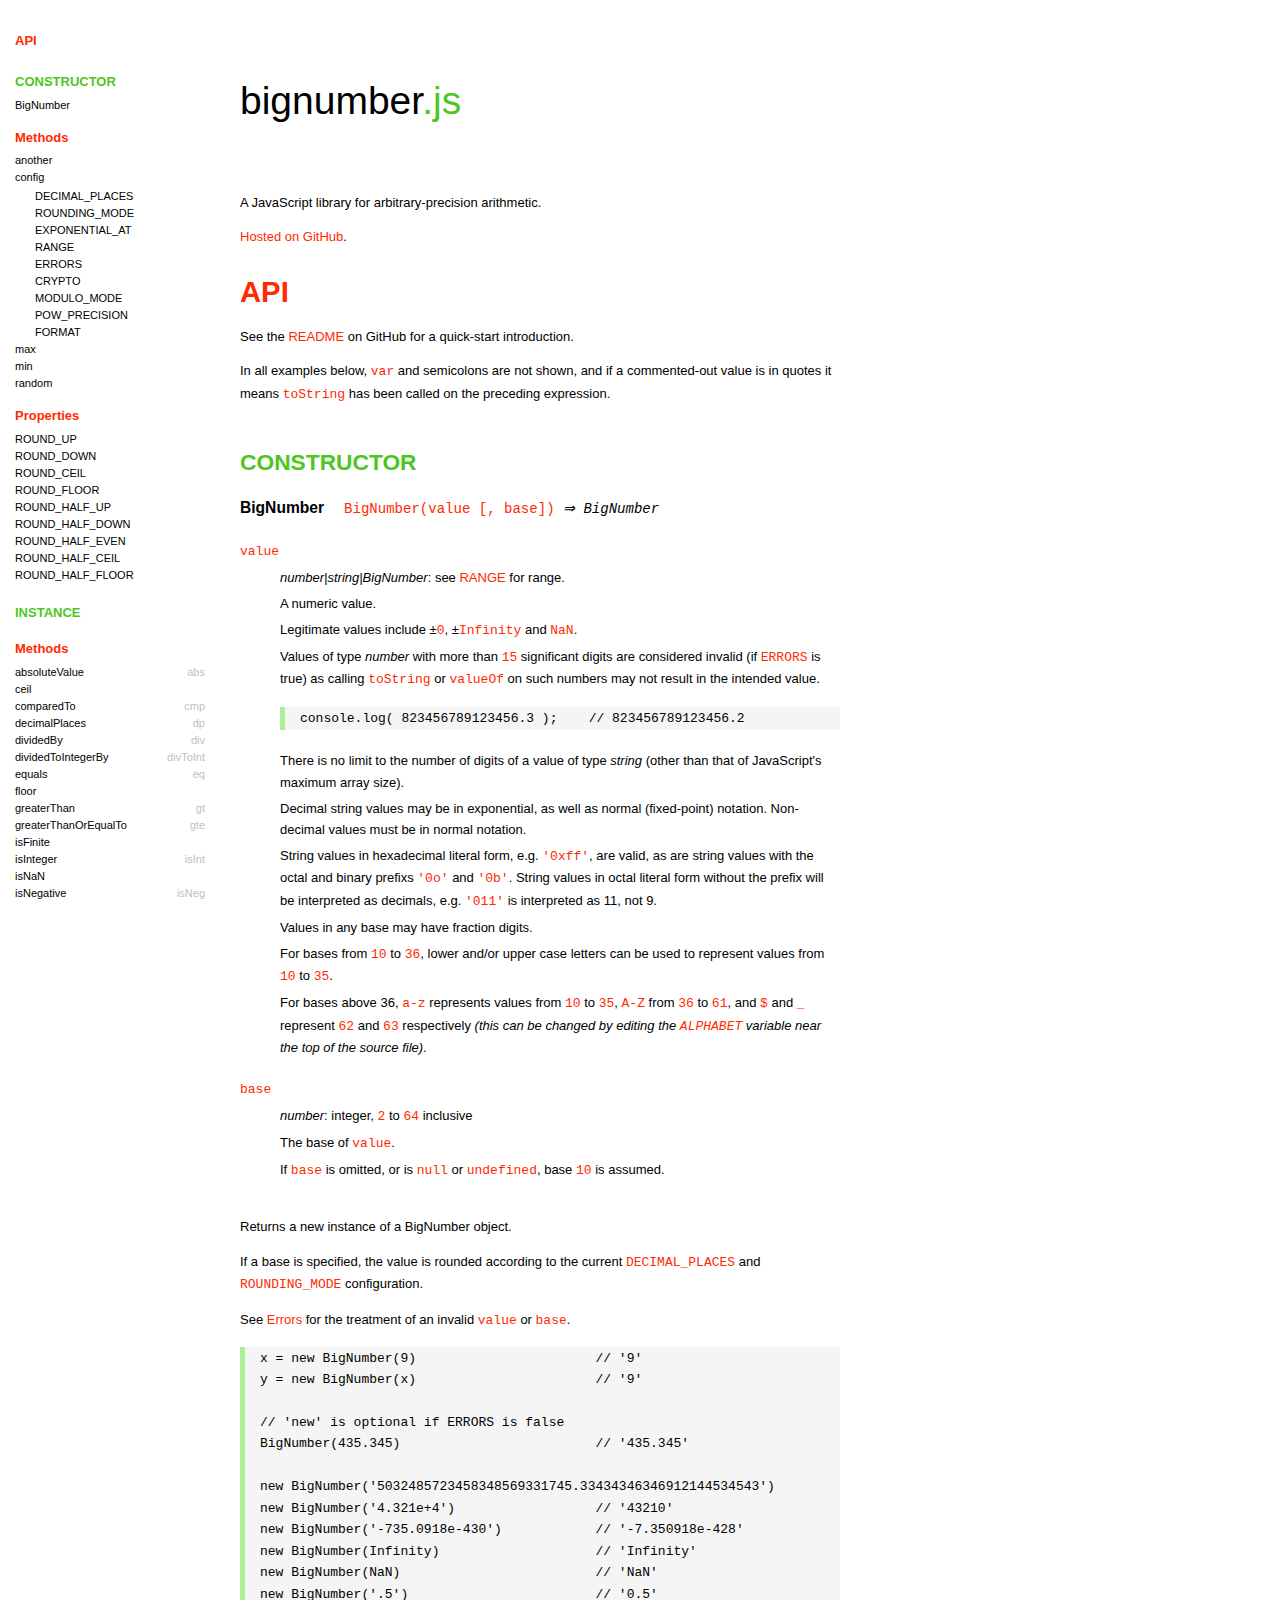
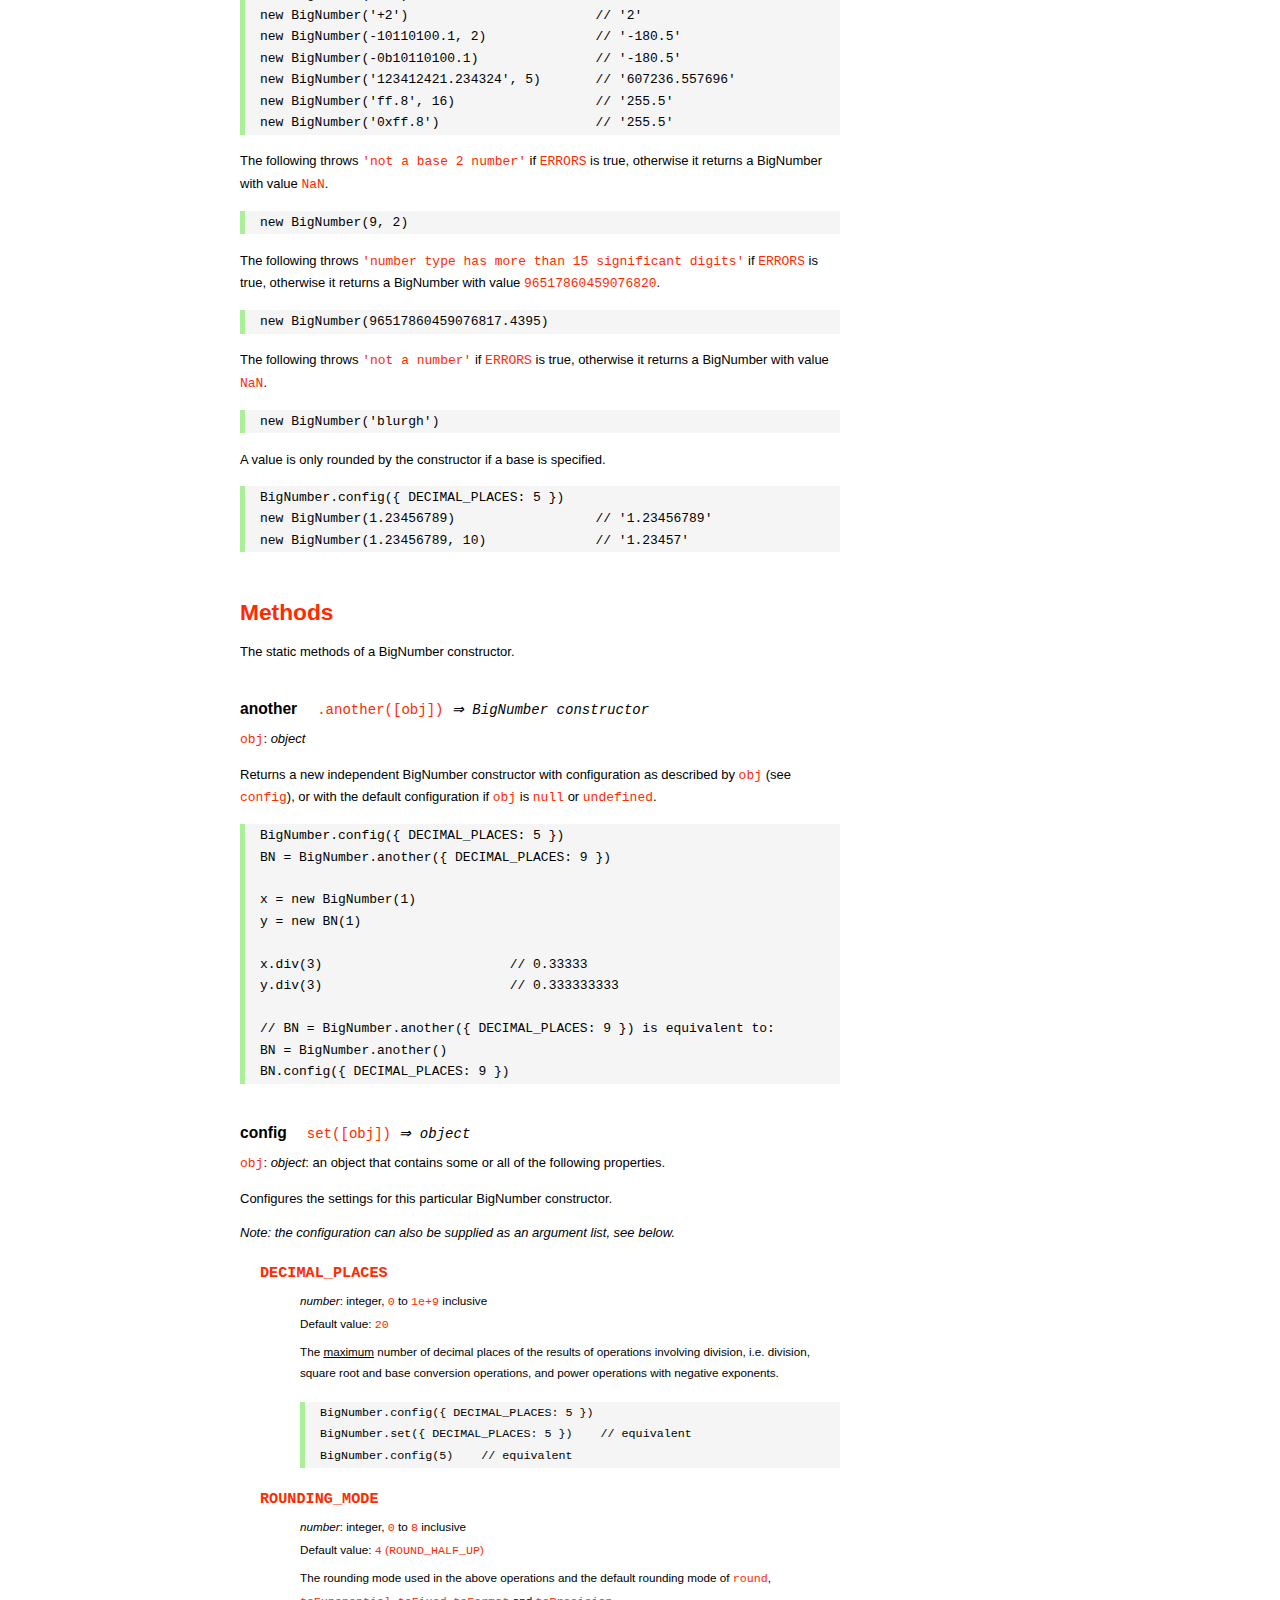
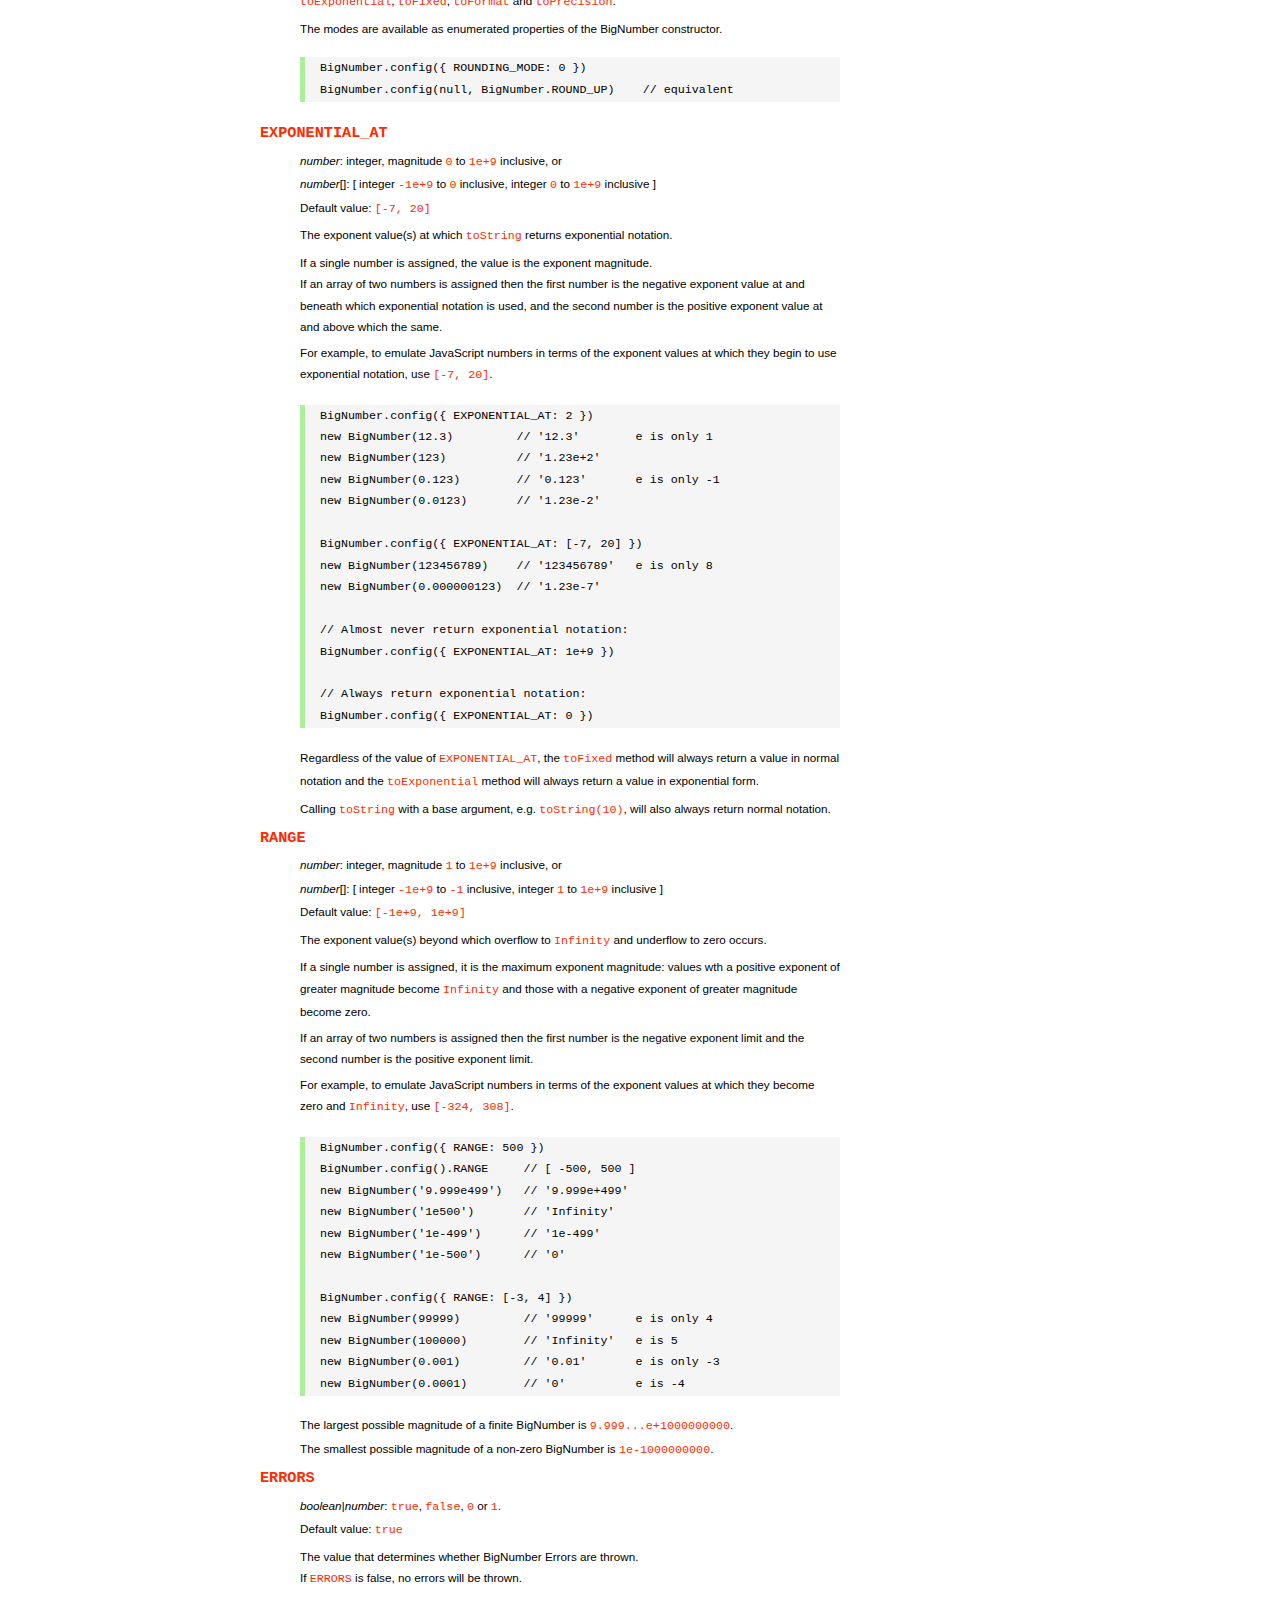
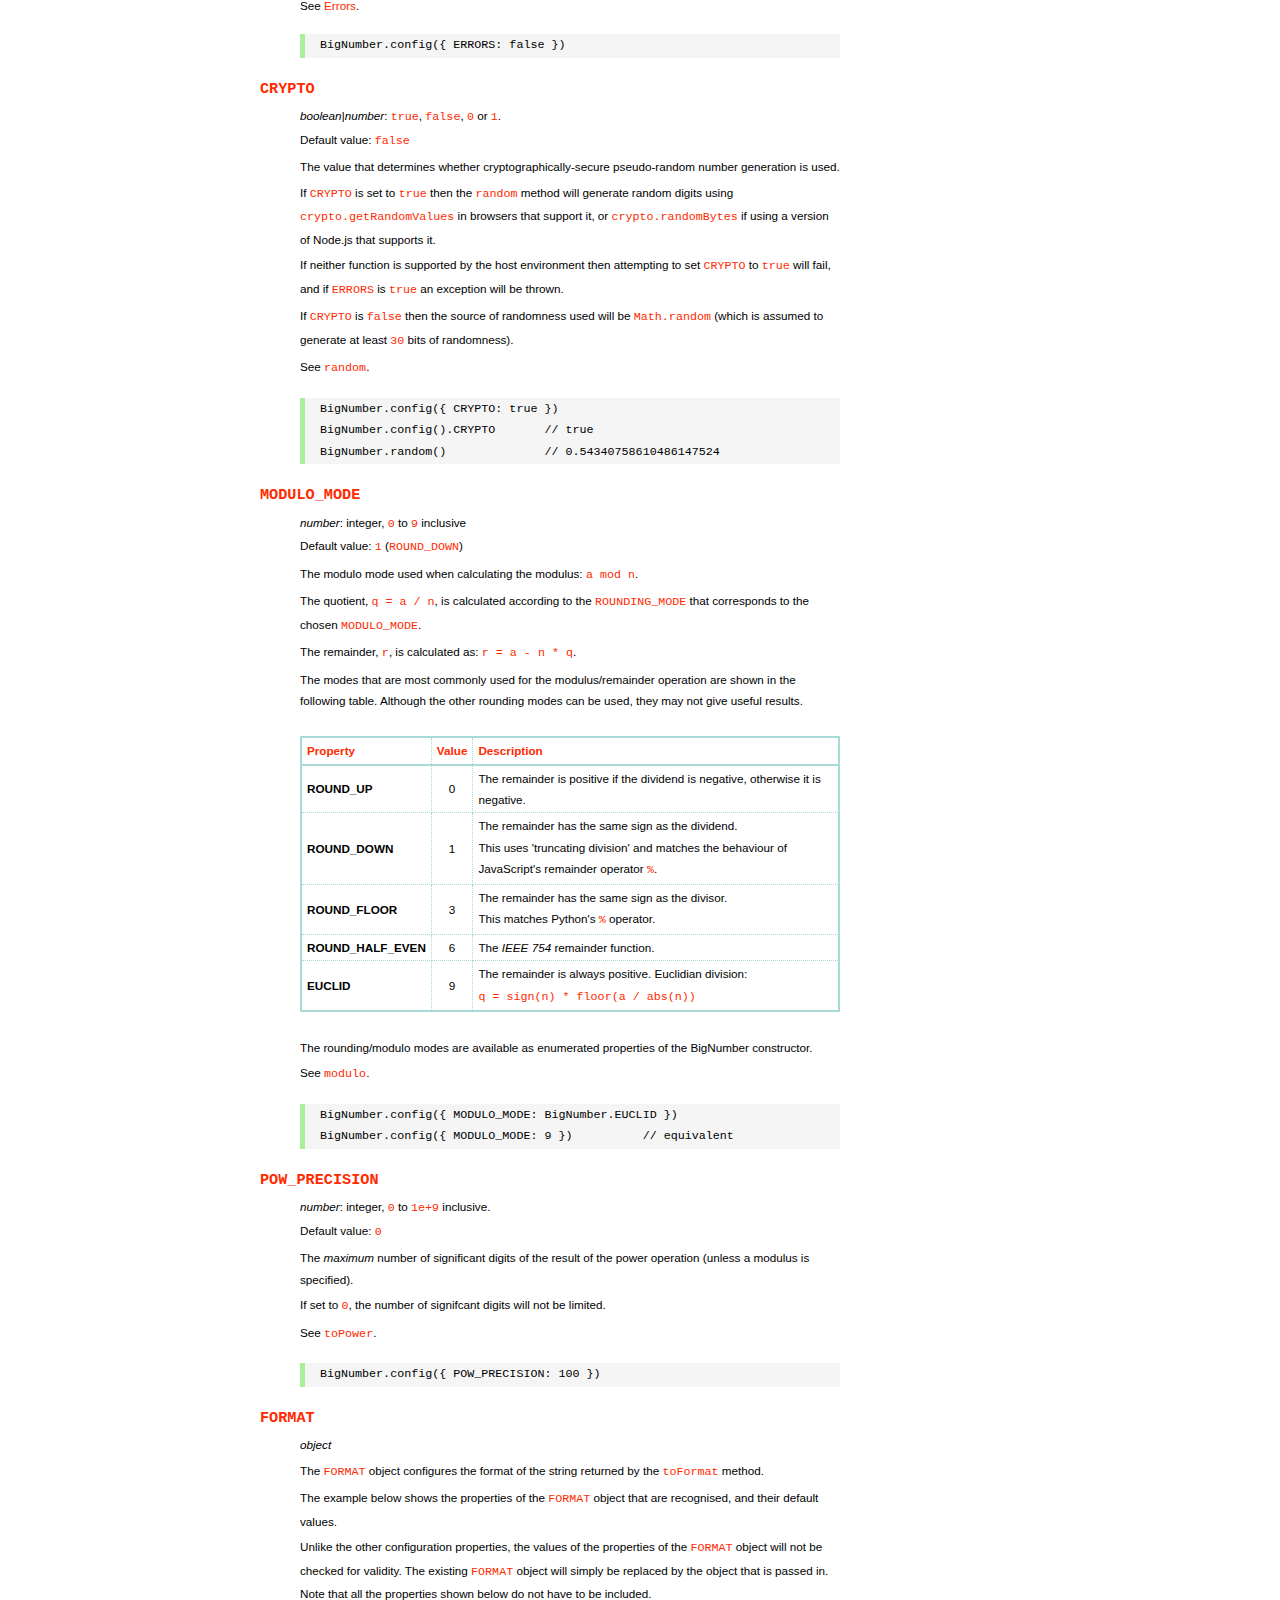
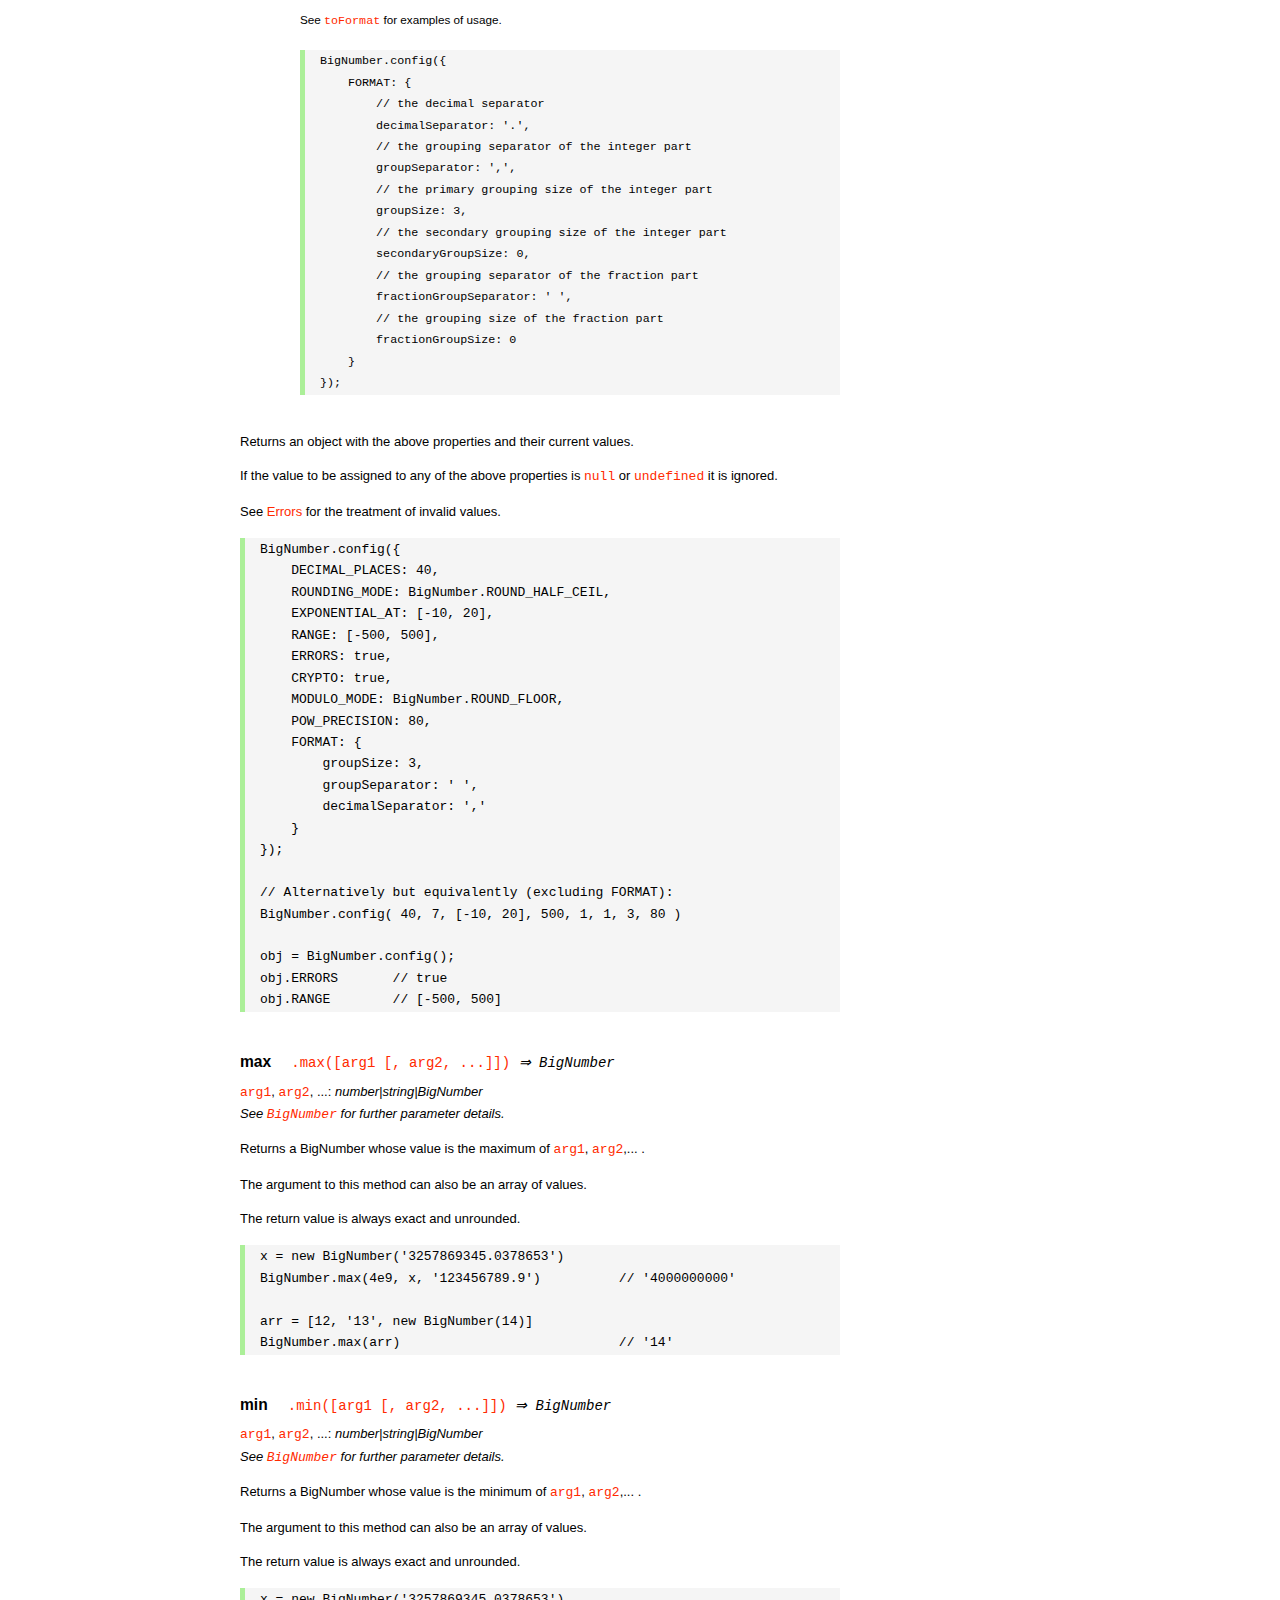
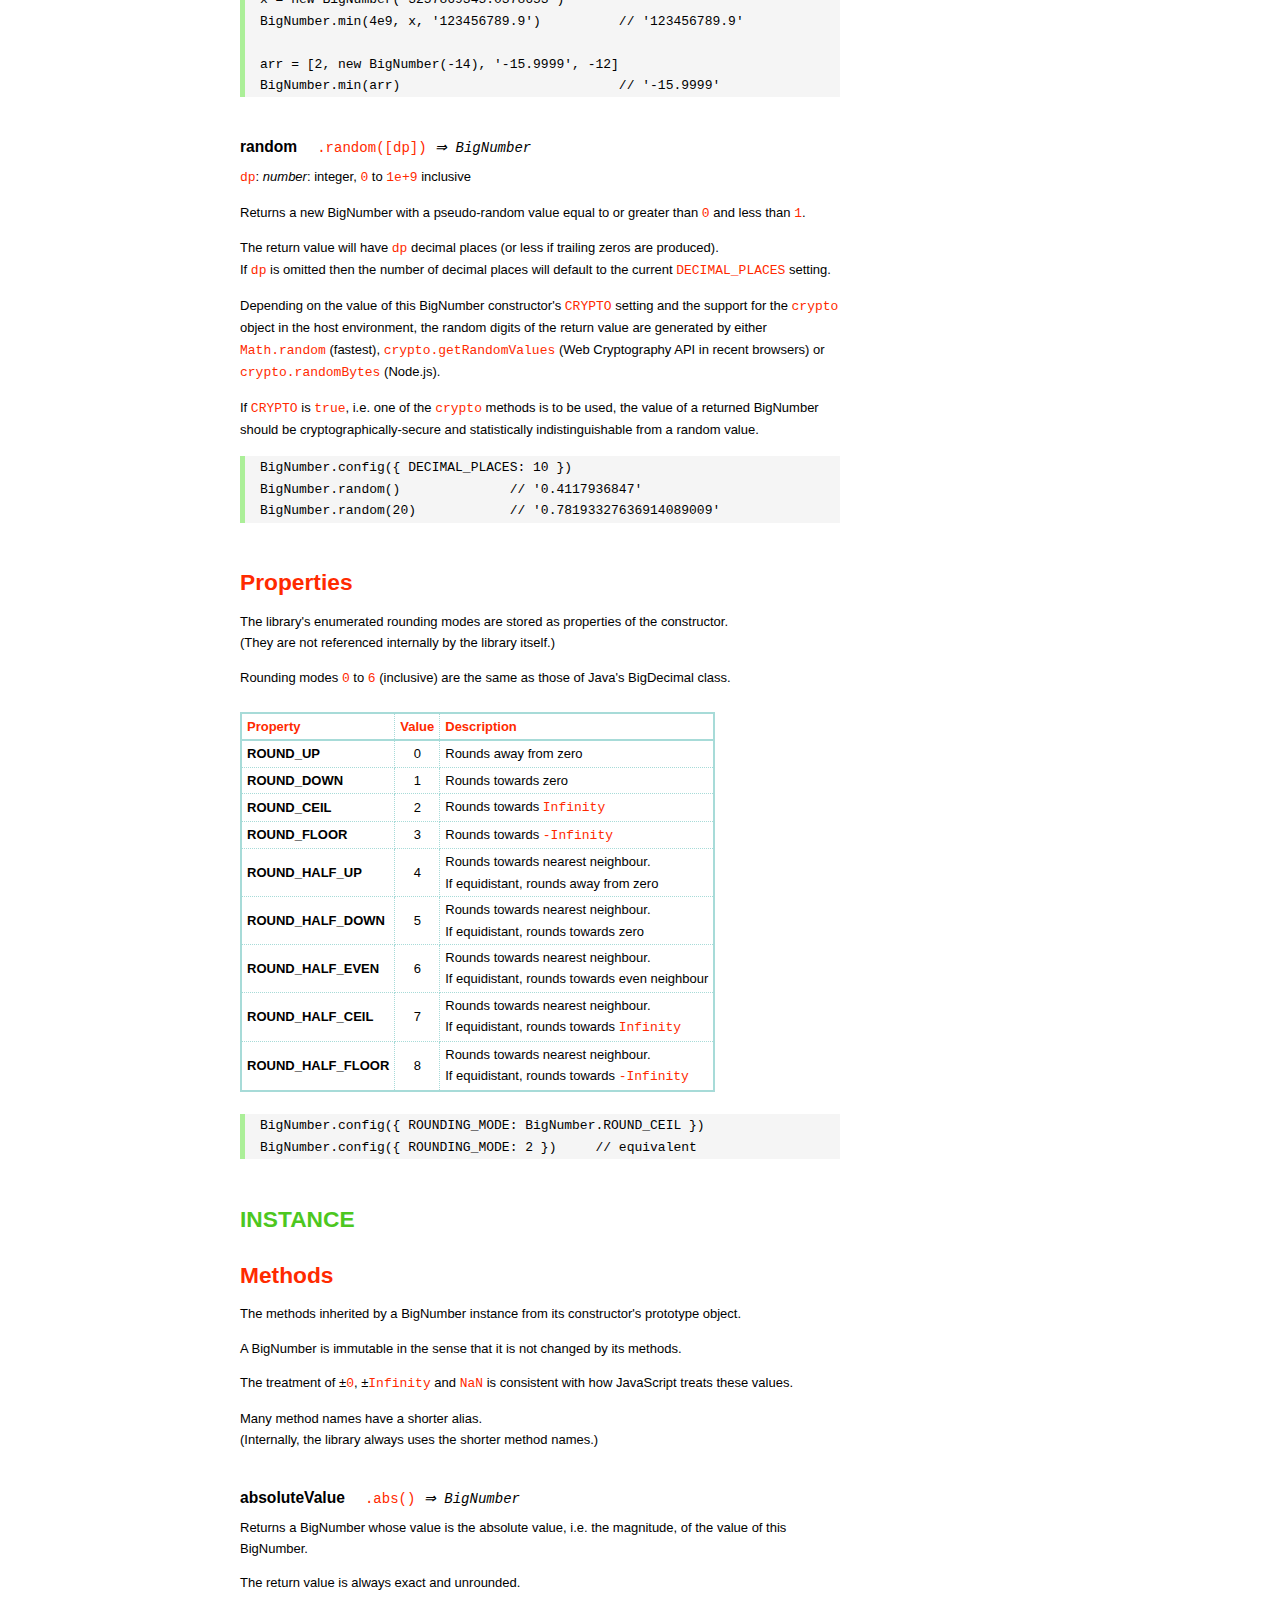
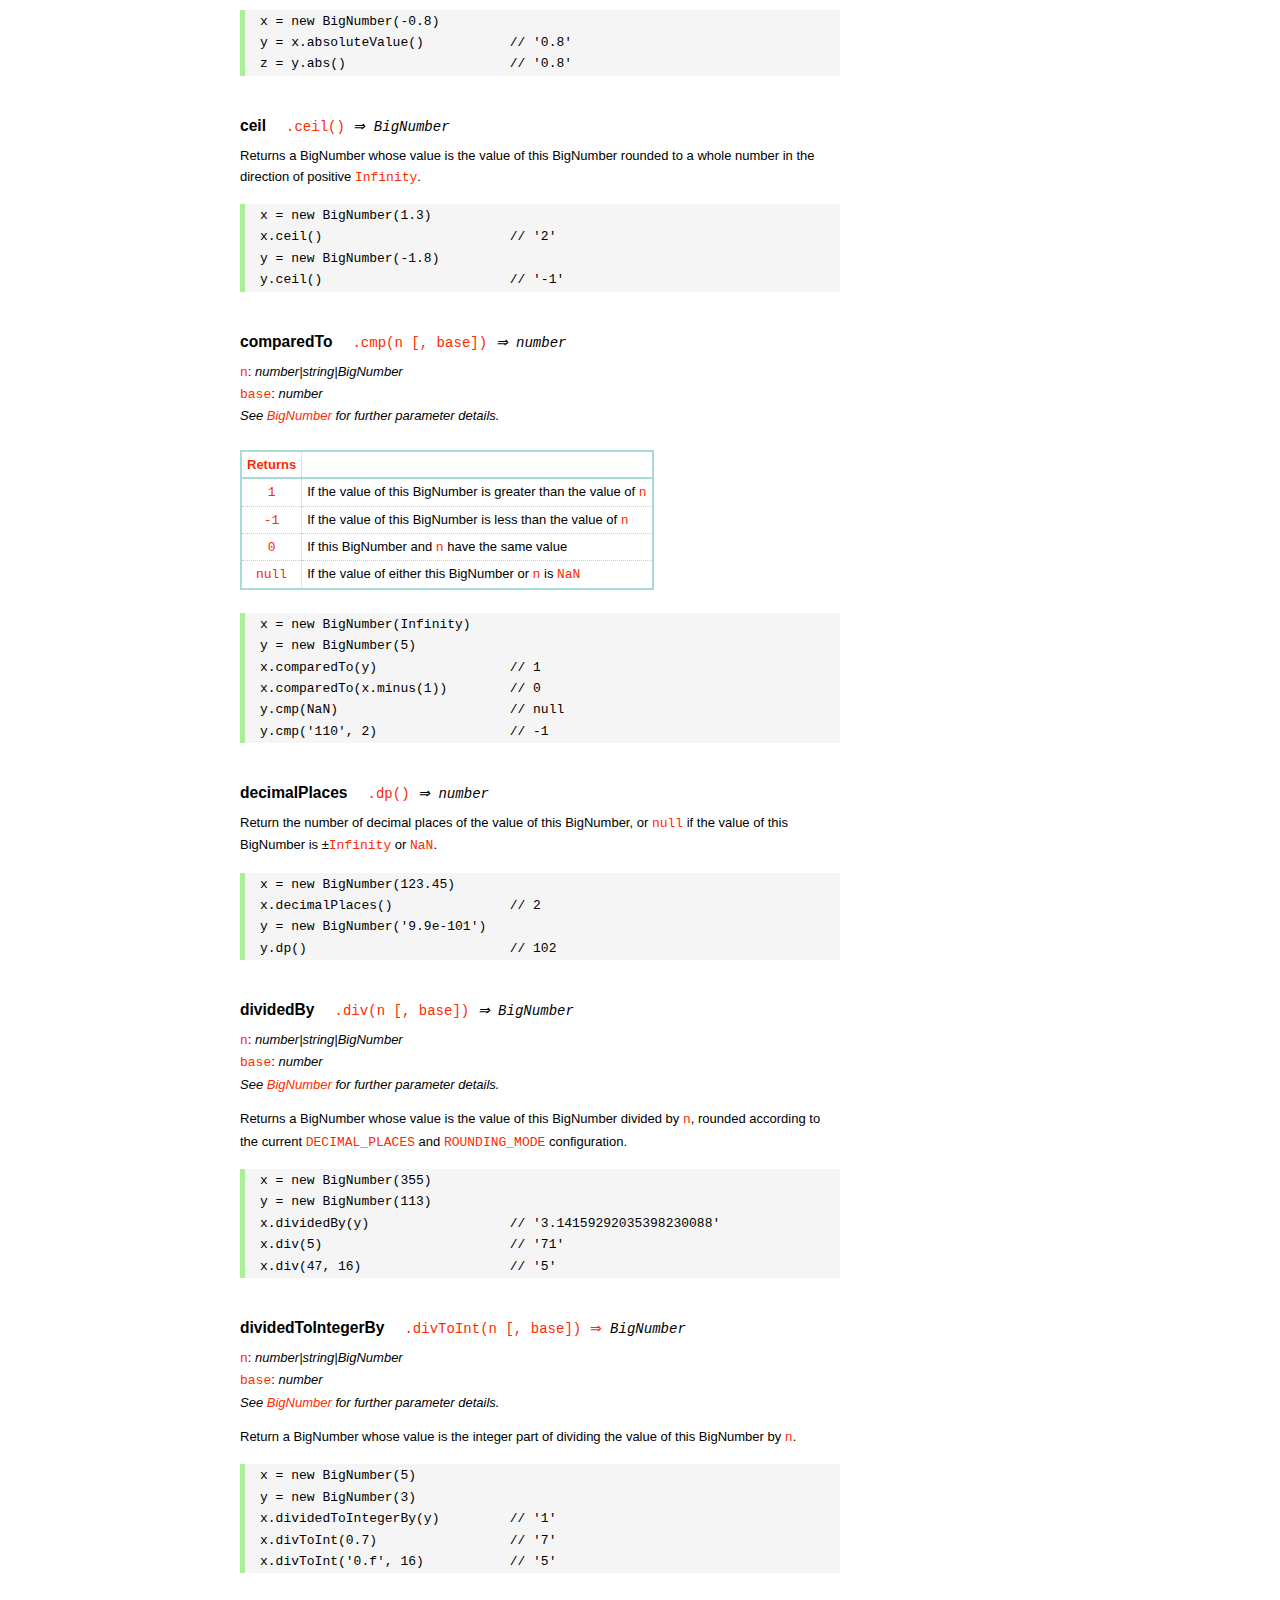
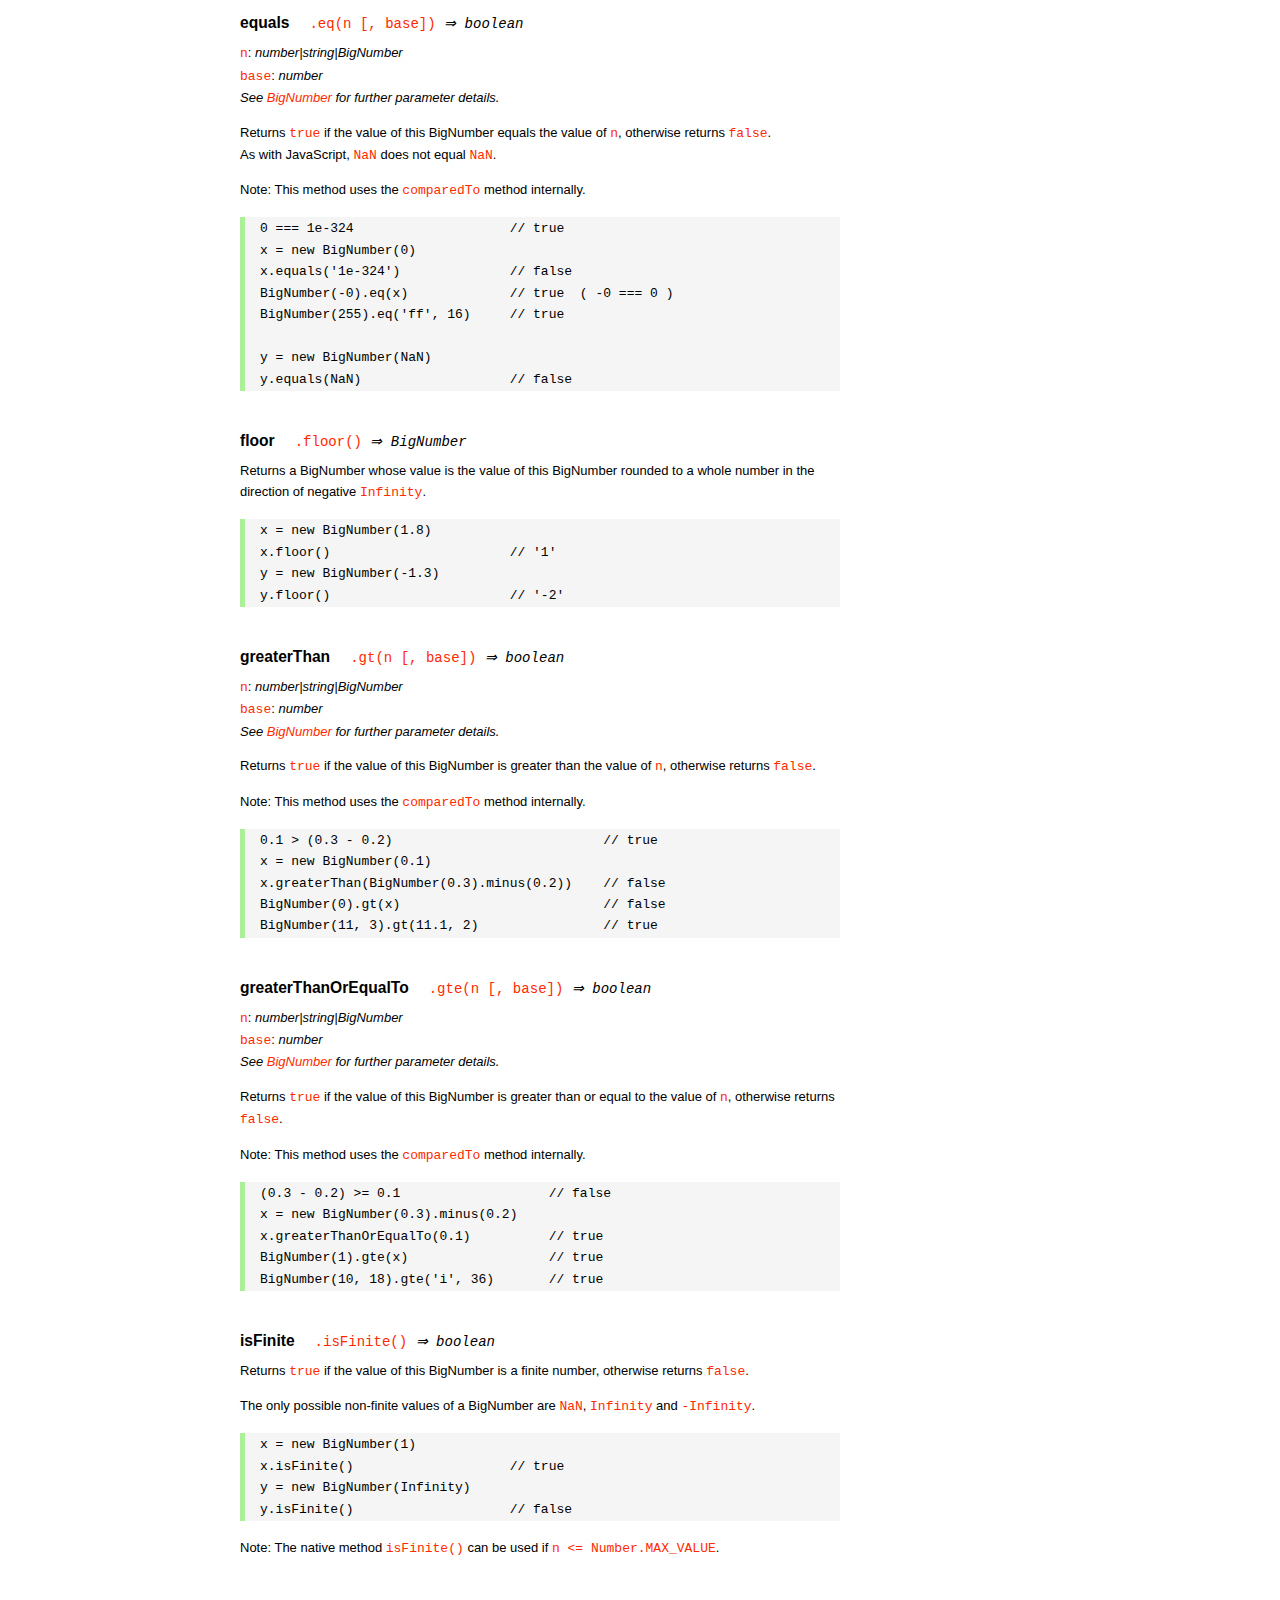
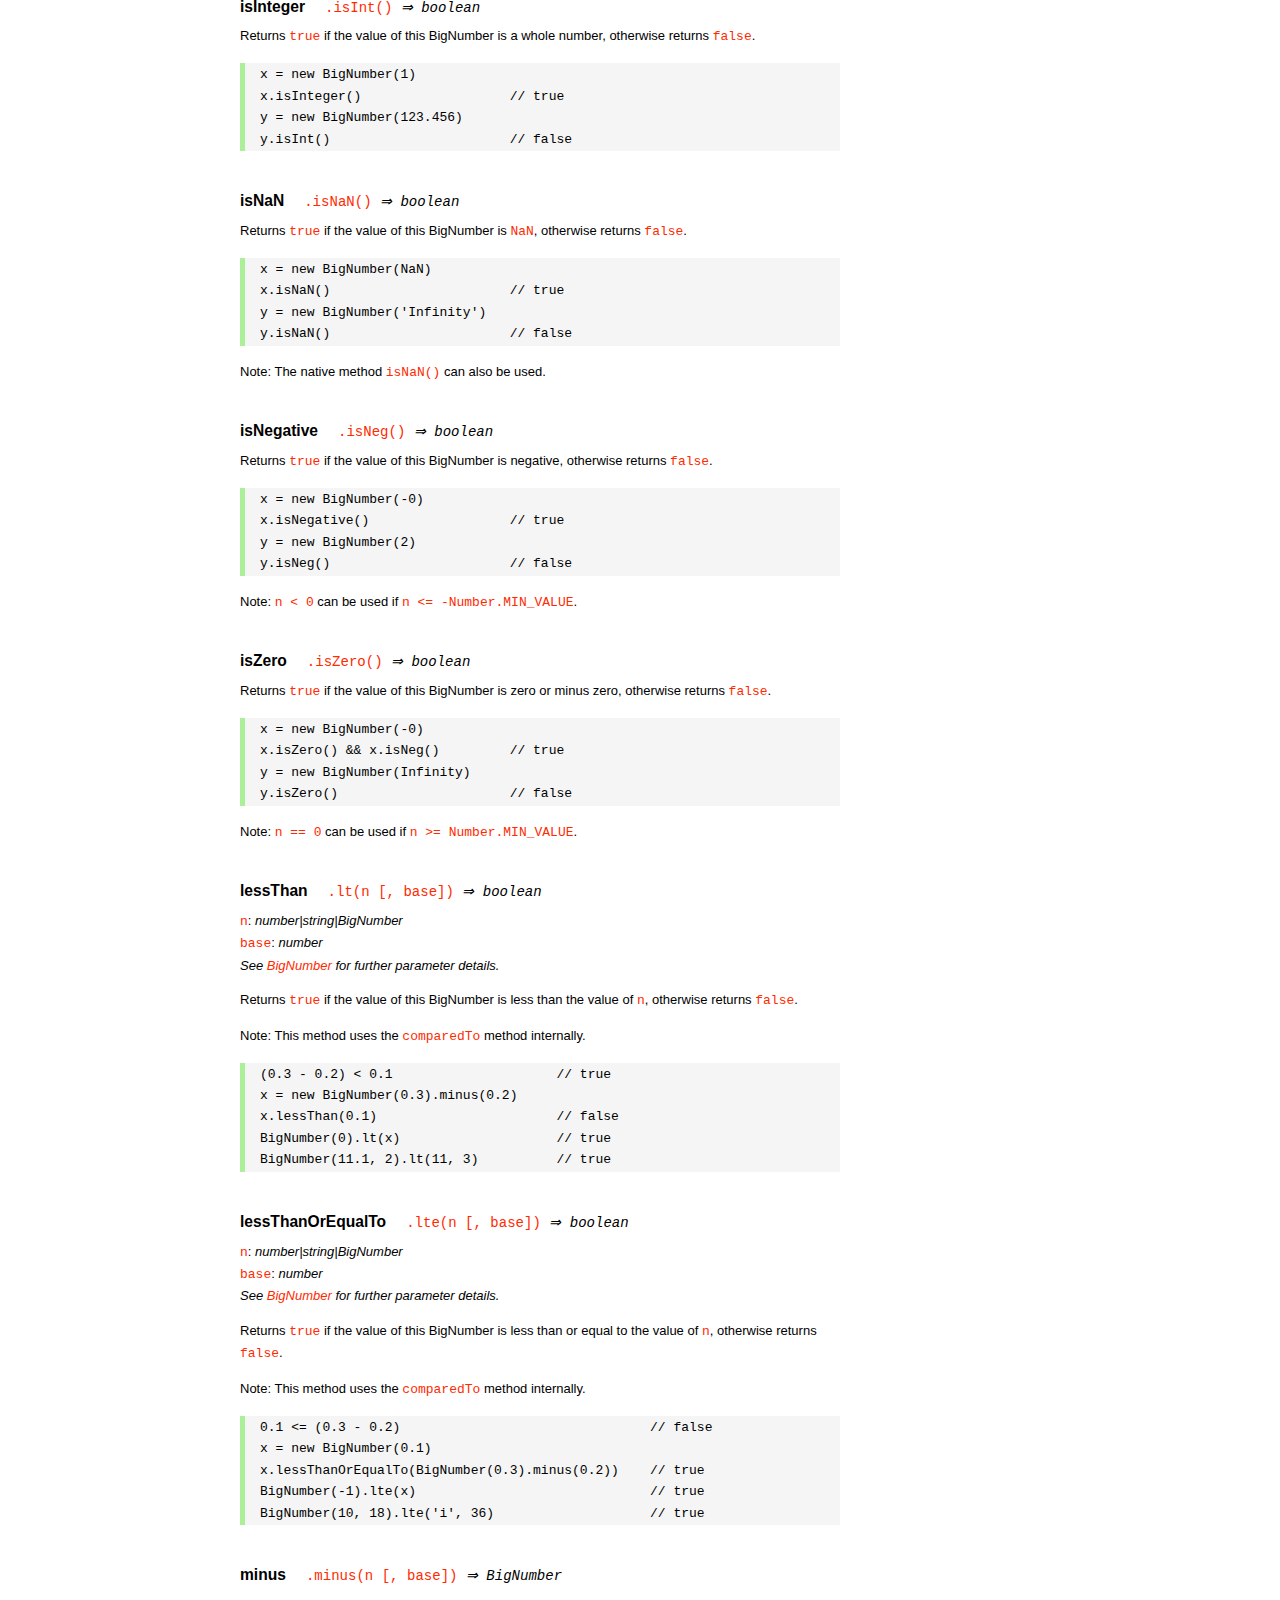
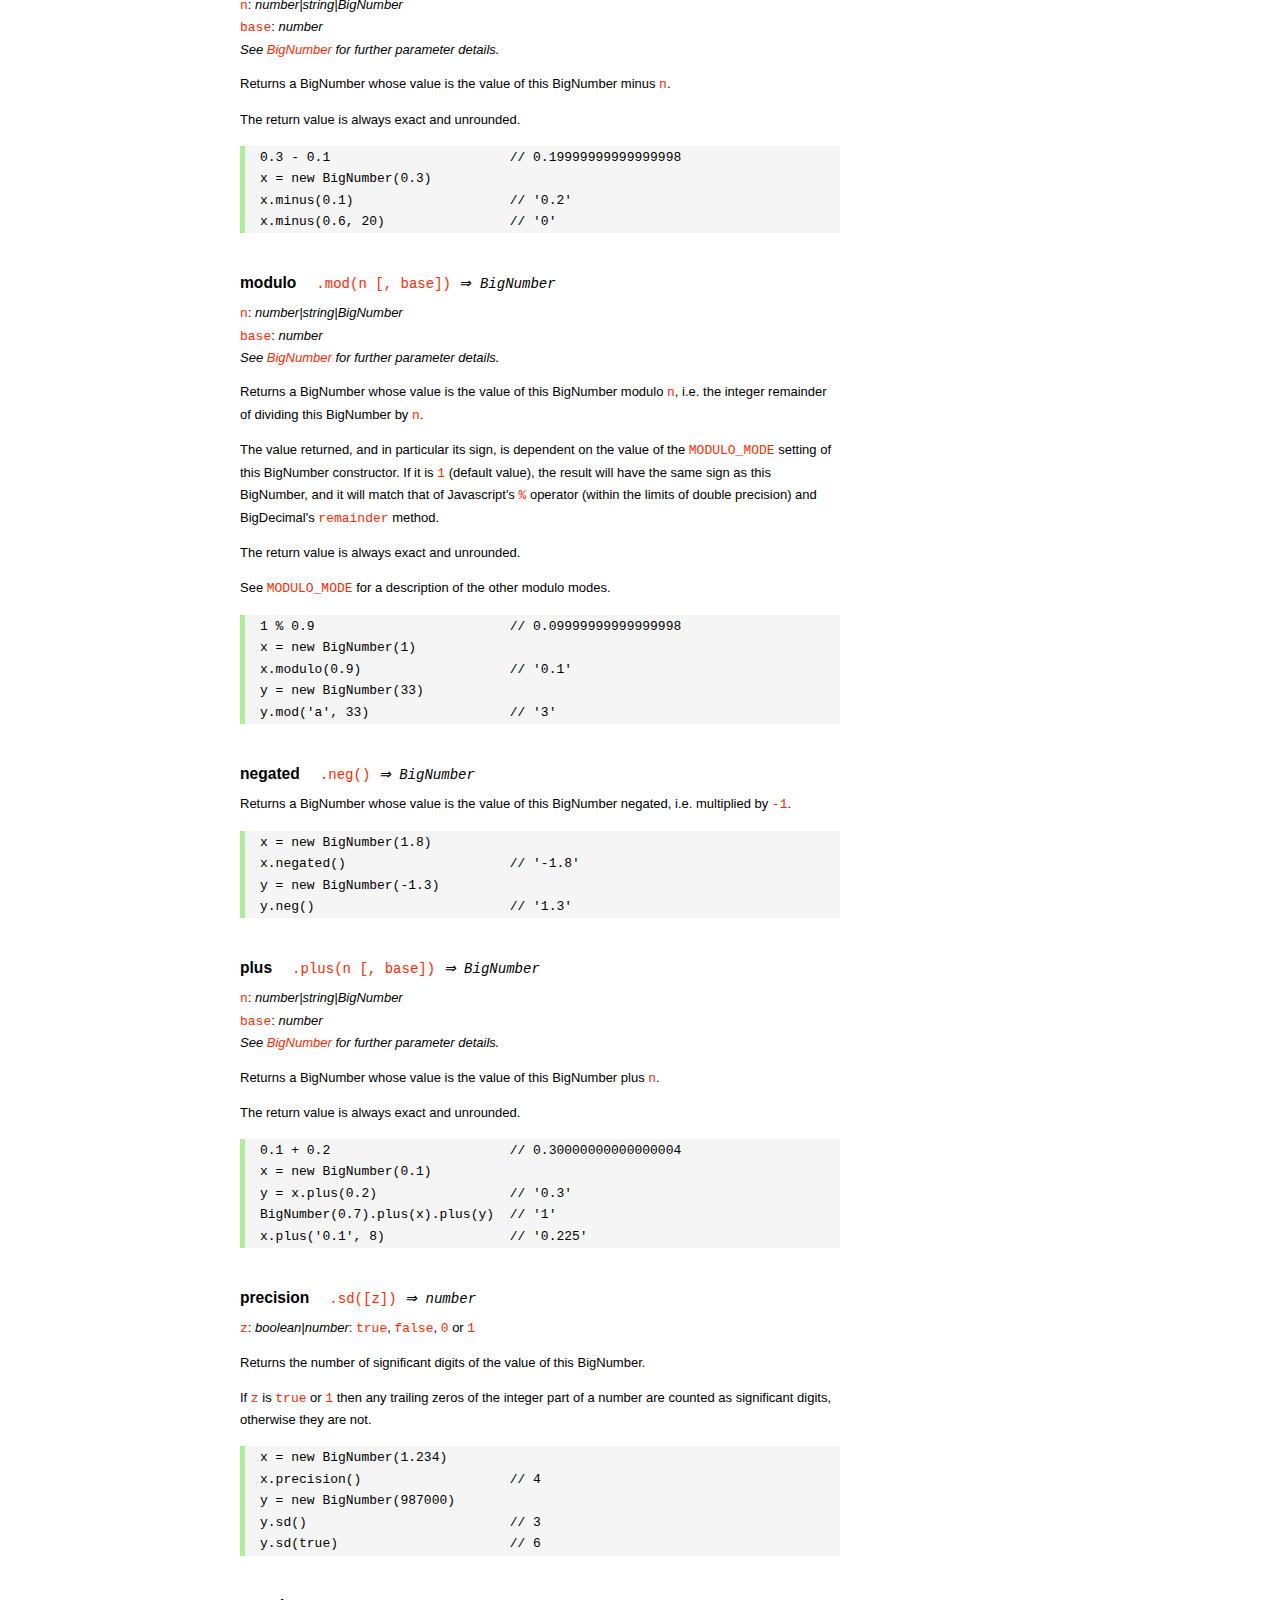
<file: node_modules/mysql/node_modules/bignumber.js/doc/API.html>
<!DOCTYPE HTML>
<html>
<head>
<meta charset="utf-8">
<meta http-equiv="X-UA-Compatible" content="IE=edge">
<meta name="Author" content="M Mclaughlin">
<title>bignumber.js API</title>
<style>
html{font-size:100%}
body{background:#fff;font-family:"Helvetica Neue",Helvetica,Arial,sans-serif;font-size:13px;
  line-height:1.65em;min-height:100%;margin:0}
body,i{color:#000}
.nav{background:#fff;position:fixed;top:0;bottom:0;left:0;width:200px;overflow-y:auto;
  padding:15px 0 30px 15px}
div.container{width:600px;margin:50px 0 50px 240px}
p{margin:0 0 1em;width:600px}
pre,ul{margin:1em 0}
h1,h2,h3,h4,h5{margin:0;padding:1.5em 0 0}
h1,h2{padding:.75em 0}
h1{font:400 3em Verdana,sans-serif;color:#000;margin-bottom:1em}
h2{font-size:2.25em;color:#ff2a00}
h3{font-size:1.75em;color:#4dc71f}
h4{font-size:1.75em;color:#ff2a00;padding-bottom:.75em}
h5{font-size:1.2em;margin-bottom:.4em}
h6{font-size:1.1em;margin-bottom:0.8em;padding:0.5em 0}
dd{padding-top:.35em}
dt{padding-top:.5em}
b{font-weight:700}
dt b{font-size:1.3em}
a,a:visited{color:#ff2a00;text-decoration:none}
a:active,a:hover{outline:0;text-decoration:underline}
.nav a,.nav b,.nav a:visited{display:block;color:#ff2a00;font-weight:700; margin-top:15px}
.nav b{color:#4dc71f;margin-top:20px;cursor:default;width:auto}
ul{list-style-type:none;padding:0 0 0 20px}
.nav ul{line-height:14px;padding-left:0;margin:5px 0 0}
.nav ul a,.nav ul a:visited,span{display:inline;color:#000;font-family:Verdana,Geneva,sans-serif;
  font-size:11px;font-weight:400;margin:0}
.inset,ul.inset{margin-left:20px}
.inset{font-size:.9em}
.nav li{width:auto;margin:0 0 3px}
.alias{font-style:italic;margin-left:20px}
table{border-collapse:collapse;border-spacing:0;border:2px solid #a7dbd8;margin:1.75em 0;padding:0}
td,th{text-align:left;margin:0;padding:2px 5px;border:1px dotted #a7dbd8}
th{border-top:2px solid #a7dbd8;border-bottom:2px solid #a7dbd8;color:#ff2a00}
code,pre{font-family:Consolas, monaco, monospace;font-weight:400}
pre{background:#f5f5f5;white-space:pre-wrap;word-wrap:break-word;border-left:5px solid #abef98;
  padding:1px 0 1px 15px;margin:1.2em 0}
code,.nav-title{color:#ff2a00}
.end{margin-bottom:25px}
.centre{text-align:center}
.error-table{font-size:13px;width:100%}
#faq{margin:3em 0 0}
li span{float:right;margin-right:10px;color:#c0c0c0}
#js{font:inherit;color:#4dc71f}
</style>
</head>
<body>

  <div class="nav">

    <a class='nav-title' href="#">API</a>

    <b> CONSTRUCTOR </b>
    <ul>
      <li><a href="#bignumber">BigNumber</a></li>
    </ul>

    <a href="#methods">Methods</a>
    <ul>
      <li><a href="#another">another</a></li>
      <li><a href="#config" >config</a></li>
      <li>
        <ul class="inset">
          <li><a href="#decimal-places">DECIMAL_PLACES</a></li>
          <li><a href="#rounding-mode" >ROUNDING_MODE</a></li>
          <li><a href="#exponential-at">EXPONENTIAL_AT</a></li>
          <li><a href="#range"         >RANGE</a></li>
          <li><a href="#errors"        >ERRORS</a></li>
          <li><a href="#crypto"        >CRYPTO</a></li>
          <li><a href="#modulo-mode"   >MODULO_MODE</a></li>
          <li><a href="#pow-precision" >POW_PRECISION</a></li>
          <li><a href="#format"        >FORMAT</a></li>
        </ul>
      </li>
      <li><a href="#max"   >max</a></li>
      <li><a href="#min"   >min</a></li>
      <li><a href="#random">random</a></li>
    </ul>

    <a href="#constructor-properties">Properties</a>
    <ul>
      <li><a href="#round-up"        >ROUND_UP</a></li>
      <li><a href="#round-down"      >ROUND_DOWN</a></li>
      <li><a href="#round-ceil"      >ROUND_CEIL</a></li>
      <li><a href="#round-floor"     >ROUND_FLOOR</a></li>
      <li><a href="#round-half-up"   >ROUND_HALF_UP</a></li>
      <li><a href="#round-half-down" >ROUND_HALF_DOWN</a></li>
      <li><a href="#round-half-even" >ROUND_HALF_EVEN</a></li>
      <li><a href="#round-half-ceil" >ROUND_HALF_CEIL</a></li>
      <li><a href="#round-half-floor">ROUND_HALF_FLOOR</a></li>
    </ul>

    <b> INSTANCE </b>

    <a href="#prototype-methods">Methods</a>
    <ul>
      <li><a href="#abs"    >absoluteValue       </a><span>abs</span>     </li>
      <li><a href="#ceil"   >ceil                </a>                     </li>
      <li><a href="#cmp"    >comparedTo          </a><span>cmp</span>     </li>
      <li><a href="#dp"     >decimalPlaces       </a><span>dp</span>      </li>
      <li><a href="#div"    >dividedBy           </a><span>div</span>     </li>
      <li><a href="#divInt" >dividedToIntegerBy  </a><span>divToInt</span></li>
      <li><a href="#eq"     >equals              </a><span>eq</span>      </li>
      <li><a href="#floor"  >floor               </a>                     </li>
      <li><a href="#gt"     >greaterThan         </a><span>gt</span>      </li>
      <li><a href="#gte"    >greaterThanOrEqualTo</a><span>gte</span>     </li>
      <li><a href="#isF"    >isFinite            </a>                     </li>
      <li><a href="#isInt"  >isInteger           </a><span>isInt</span>   </li>
      <li><a href="#isNaN"  >isNaN               </a>                     </li>
      <li><a href="#isNeg"  >isNegative          </a><span>isNeg</span>   </li>
      <li><a href="#isZ"    >isZero              </a>                     </li>
      <li><a href="#lt"     >lessThan            </a><span>lt</span>      </li>
      <li><a href="#lte"    >lessThanOrEqualTo   </a><span>lte</span>     </li>
      <li><a href="#minus"  >minus               </a><span>sub</span>     </li>
      <li><a href="#mod"    >modulo              </a><span>mod</span>     </li>
      <li><a href="#neg"    >negated             </a><span>neg</span>     </li>
      <li><a href="#plus"   >plus                </a><span>add</span>     </li>
      <li><a href="#sd"     >precision           </a><span>sd</span>      </li>
      <li><a href="#round"  >round               </a>                     </li>
      <li><a href="#shift"  >shift               </a>                     </li>
      <li><a href="#sqrt"   >squareRoot          </a><span>sqrt</span>    </li>
      <li><a href="#times"  >times               </a><span>mul</span>     </li>
      <li><a href="#toD"    >toDigits            </a>                     </li>
      <li><a href="#toE"    >toExponential       </a>                     </li>
      <li><a href="#toFix"  >toFixed             </a>                     </li>
      <li><a href="#toFor"  >toFormat            </a>                     </li>
      <li><a href="#toFr"   >toFraction          </a>                     </li>
      <li><a href="#toJSON" >toJSON              </a>                     </li>
      <li><a href="#toN"    >toNumber            </a>                     </li>
      <li><a href="#pow"    >toPower             </a><span>pow</span>     </li>
      <li><a href="#toP"    >toPrecision         </a>                     </li>
      <li><a href="#toS"    >toString            </a>                     </li>
      <li><a href="#trunc"  >truncated           </a><span>trunc</span>   </li>
      <li><a href="#valueOf">valueOf             </a>                     </li>
    </ul>

    <a href="#instance-properties">Properties</a>
    <ul>
      <li><a href="#coefficient">c: coefficient</a></li>
      <li><a href="#exponent"   >e: exponent</a></li>
      <li><a href="#sign"       >s: sign</a></li>
      <li><a href="#isbig"      >isBigNumber</a></li>
    </ul>

    <a href="#zero-nan-infinity">Zero, NaN &amp; Infinity</a>
    <a href="#Errors">Errors</a>
    <a class='end' href="#faq">FAQ</a>

  </div>

  <div class="container">

    <h1>bignumber<span id='js'>.js</span></h1>

    <p>A JavaScript library for arbitrary-precision arithmetic.</p>
    <p><a href="https://github.com/MikeMcl/bignumber.js">Hosted on GitHub</a>. </p>

    <h2>API</h2>

    <p>
      See the <a href='https://github.com/MikeMcl/bignumber.js'>README</a> on GitHub for a
      quick-start introduction.
    </p>
    <p>
      In all examples below, <code>var</code> and semicolons are not shown, and if a commented-out
      value is in quotes it means <code>toString</code> has been called on the preceding expression.
    </p>


    <h3>CONSTRUCTOR</h3>

    <h5 id="bignumber">
      BigNumber<code class='inset'>BigNumber(value [, base]) <i>&rArr; BigNumber</i></code>
    </h5>
    <dl>
      <dt><code>value</code></dt>
      <dd>
        <i>number|string|BigNumber</i>: see <a href='#range'>RANGE</a> for
        range.
      </dd>
      <dd>
        A numeric value.
      </dd>
      <dd>
        Legitimate values include &plusmn;<code>0</code>, &plusmn;<code>Infinity</code> and
        <code>NaN</code>.
      </dd>
      <dd>
        Values of type <em>number</em> with more than <code>15</code> significant digits are
        considered invalid (if <a href='#errors'><code>ERRORS</code></a> is true) as calling
        <code><a href='#toS'>toString</a></code> or <code><a href='#valueOf'>valueOf</a></code> on
        such numbers may not result in the intended value.
        <pre>console.log( 823456789123456.3 );    // 823456789123456.2</pre>
      </dd>
      <dd>
        There is no limit to the number of digits of a value of type <em>string</em> (other than
        that of JavaScript's maximum array size).
      </dd>
      <dd>
        Decimal string values may be in exponential, as well as normal (fixed-point) notation.
        Non-decimal values must be in normal notation.
      </dd>
      <dd>
        String values in hexadecimal literal form, e.g. <code>'0xff'</code>, are valid, as are
        string values with the octal and binary prefixs <code>'0o'</code> and <code>'0b'</code>.
        String values in octal literal form without the prefix will be interpreted as
        decimals, e.g. <code>'011'</code> is interpreted as 11, not 9.
      </dd>
      <dd>Values in any base may have fraction digits.</dd>
      <dd>
        For bases from <code>10</code> to <code>36</code>, lower and/or upper case letters can be
        used to represent values from <code>10</code> to <code>35</code>.
      </dd>
      <dd>
        For bases above 36, <code>a-z</code> represents values from <code>10</code> to
        <code>35</code>, <code>A-Z</code> from <code>36</code> to <code>61</code>, and
        <code>$</code> and <code>_</code> represent <code>62</code> and <code>63</code> respectively
        <i>(this can be changed by editing the <code>ALPHABET</code> variable near the top of the
        source file)</i>.
      </dd>
    </dl>
    <dl>
      <dt><code>base</code></dt>
      <dd>
        <i>number</i>: integer, <code>2</code> to <code>64</code> inclusive
      </dd>
      <dd>The base of <code>value</code>.</dd>
      <dd>
        If <code>base</code> is omitted, or is <code>null</code> or <code>undefined</code>, base
        <code>10</code> is assumed.
      </dd>
    </dl>
    <br />
    <p>Returns a new instance of a BigNumber object.</p>
    <p>
      If a base is specified, the value is rounded according to
      the current <a href='#decimal-places'><code>DECIMAL_PLACES</code></a> and
      <a href='#rounding-mode'><code>ROUNDING_MODE</code></a> configuration.
    </p>
    <p>
      See <a href='#Errors'>Errors</a> for the treatment of an invalid <code>value</code> or
      <code>base</code>.
    </p>
    <pre>
x = new BigNumber(9)                       // '9'
y = new BigNumber(x)                       // '9'

// 'new' is optional if ERRORS is false
BigNumber(435.345)                         // '435.345'

new BigNumber('5032485723458348569331745.33434346346912144534543')
new BigNumber('4.321e+4')                  // '43210'
new BigNumber('-735.0918e-430')            // '-7.350918e-428'
new BigNumber(Infinity)                    // 'Infinity'
new BigNumber(NaN)                         // 'NaN'
new BigNumber('.5')                        // '0.5'
new BigNumber('+2')                        // '2'
new BigNumber(-10110100.1, 2)              // '-180.5'
new BigNumber(-0b10110100.1)               // '-180.5'
new BigNumber('123412421.234324', 5)       // '607236.557696'
new BigNumber('ff.8', 16)                  // '255.5'
new BigNumber('0xff.8')                    // '255.5'</pre>
    <p>
      The following throws <code>'not a base 2 number'</code> if
      <a href='#errors'><code>ERRORS</code></a> is true, otherwise it returns a BigNumber with value
      <code>NaN</code>.
    </p>
    <pre>new BigNumber(9, 2)</pre>
    <p>
      The following throws <code>'number type has more than 15 significant digits'</code> if
      <a href='#errors'><code>ERRORS</code></a> is true, otherwise it returns a BigNumber with value
      <code>96517860459076820</code>.
    </p>
    <pre>new BigNumber(96517860459076817.4395)</pre>
    <p>
      The following throws <code>'not a number'</code> if <a href='#errors'><code>ERRORS</code></a>
      is true, otherwise it returns a BigNumber with value <code>NaN</code>.
    </p>
    <pre>new BigNumber('blurgh')</pre>
    <p>
      A value is only rounded by the constructor if a base is specified.
    </p>
    <pre>BigNumber.config({ DECIMAL_PLACES: 5 })
new BigNumber(1.23456789)                  // '1.23456789'
new BigNumber(1.23456789, 10)              // '1.23457'</pre>



    <h4 id="methods">Methods</h4>
     <p>The static methods of a BigNumber constructor.</p>




    <h5 id="another">
       another<code class='inset'>.another([obj]) <i>&rArr; BigNumber constructor</i></code>
    </h5>
    <p><code>obj</code>: <i>object</i></p>
    <p>
      Returns a new independent BigNumber constructor with configuration as described by
      <code>obj</code> (see <a href='#config'><code>config</code></a>), or with the default
      configuration if <code>obj</code> is <code>null</code> or <code>undefined</code>.
    </p>
    <pre>BigNumber.config({ DECIMAL_PLACES: 5 })
BN = BigNumber.another({ DECIMAL_PLACES: 9 })

x = new BigNumber(1)
y = new BN(1)

x.div(3)                        // 0.33333
y.div(3)                        // 0.333333333

// BN = BigNumber.another({ DECIMAL_PLACES: 9 }) is equivalent to:
BN = BigNumber.another()
BN.config({ DECIMAL_PLACES: 9 })</pre>



    <h5 id="config">config<code class='inset'>set([obj]) <i>&rArr; object</i></code></h5>
    <p>
      <code>obj</code>: <i>object</i>: an object that contains some or all of the following
      properties.
    </p>
    <p>Configures the settings for this particular BigNumber constructor.</p>
    <p><i>Note: the configuration can also be supplied as an argument list, see below.</i></p>
    <dl class='inset'>
      <dt id="decimal-places"><code><b>DECIMAL_PLACES</b></code></dt>
      <dd>
        <i>number</i>: integer, <code>0</code> to <code>1e+9</code> inclusive<br />
        Default value: <code>20</code>
      </dd>
      <dd>
        The <u>maximum</u> number of decimal places of the results of operations involving
        division, i.e. division, square root and base conversion operations, and power
        operations with negative exponents.<br />
      </dd>
      <dd>
      <pre>BigNumber.config({ DECIMAL_PLACES: 5 })
BigNumber.set({ DECIMAL_PLACES: 5 })    // equivalent
BigNumber.config(5)    // equivalent</pre>
      </dd>



      <dt id="rounding-mode"><code><b>ROUNDING_MODE</b></code></dt>
      <dd>
        <i>number</i>: integer, <code>0</code> to <code>8</code> inclusive<br />
        Default value: <code>4</code> <a href="#round-half-up">(<code>ROUND_HALF_UP</code>)</a>
      </dd>
      <dd>
        The rounding mode used in the above operations and the default rounding mode of
        <a href='#round'><code>round</code></a>,
        <a href='#toE'><code>toExponential</code></a>,
        <a href='#toFix'><code>toFixed</code></a>,
        <a href='#toFor'><code>toFormat</code></a> and
        <a href='#toP'><code>toPrecision</code></a>.
      </dd>
      <dd>The modes are available as enumerated properties of the BigNumber constructor.</dd>
       <dd>
      <pre>BigNumber.config({ ROUNDING_MODE: 0 })
BigNumber.config(null, BigNumber.ROUND_UP)    // equivalent</pre>
        </dd>



      <dt id="exponential-at"><code><b>EXPONENTIAL_AT</b></code></dt>
      <dd>
        <i>number</i>: integer, magnitude <code>0</code> to <code>1e+9</code> inclusive, or
        <br />
        <i>number</i>[]: [ integer <code>-1e+9</code> to <code>0</code> inclusive, integer
        <code>0</code> to <code>1e+9</code> inclusive ]<br />
        Default value: <code>[-7, 20]</code>
      </dd>
      <dd>
        The exponent value(s) at which <code>toString</code> returns exponential notation.
      </dd>
      <dd>
        If a single number is assigned, the value is the exponent magnitude.<br />
        If an array of two numbers is assigned then the first number is the negative exponent
        value at and beneath which exponential notation is used, and the second number is the
        positive exponent value at and above which the same.
      </dd>
      <dd>
        For example, to emulate JavaScript numbers in terms of the exponent values at which they
        begin to use exponential notation, use <code>[-7, 20]</code>.
      </dd>
      <dd>
      <pre>BigNumber.config({ EXPONENTIAL_AT: 2 })
new BigNumber(12.3)         // '12.3'        e is only 1
new BigNumber(123)          // '1.23e+2'
new BigNumber(0.123)        // '0.123'       e is only -1
new BigNumber(0.0123)       // '1.23e-2'

BigNumber.config({ EXPONENTIAL_AT: [-7, 20] })
new BigNumber(123456789)    // '123456789'   e is only 8
new BigNumber(0.000000123)  // '1.23e-7'

// Almost never return exponential notation:
BigNumber.config({ EXPONENTIAL_AT: 1e+9 })

// Always return exponential notation:
BigNumber.config({ EXPONENTIAL_AT: 0 })</pre>
      </dd>
      <dd>
        Regardless of the value of <code>EXPONENTIAL_AT</code>, the <code>toFixed</code> method
        will always return a value in normal notation and the <code>toExponential</code> method
        will always return a value in exponential form.
      </dd>
      <dd>
        Calling <code>toString</code> with a base argument, e.g. <code>toString(10)</code>, will
        also always return normal notation.
      </dd>



      <dt id="range"><code><b>RANGE</b></code></dt>
      <dd>
        <i>number</i>: integer, magnitude <code>1</code> to <code>1e+9</code> inclusive, or
        <br />
        <i>number</i>[]: [ integer <code>-1e+9</code> to <code>-1</code> inclusive, integer
        <code>1</code> to <code>1e+9</code> inclusive ]<br />
        Default value: <code>[-1e+9, 1e+9]</code>
      </dd>
      <dd>
        The exponent value(s) beyond which overflow to <code>Infinity</code> and underflow to
        zero occurs.
      </dd>
      <dd>
        If a single number is assigned, it is the maximum exponent magnitude: values wth a
        positive exponent of greater magnitude become <code>Infinity</code> and those with a
        negative exponent of greater magnitude become zero.
      <dd>
        If an array of two numbers is assigned then the first number is the negative exponent
        limit and the second number is the positive exponent limit.
      </dd>
      <dd>
        For example, to emulate JavaScript numbers in terms of the exponent values at which they
        become zero and <code>Infinity</code>, use <code>[-324, 308]</code>.
      </dd>
      <dd>
      <pre>BigNumber.config({ RANGE: 500 })
BigNumber.config().RANGE     // [ -500, 500 ]
new BigNumber('9.999e499')   // '9.999e+499'
new BigNumber('1e500')       // 'Infinity'
new BigNumber('1e-499')      // '1e-499'
new BigNumber('1e-500')      // '0'

BigNumber.config({ RANGE: [-3, 4] })
new BigNumber(99999)         // '99999'      e is only 4
new BigNumber(100000)        // 'Infinity'   e is 5
new BigNumber(0.001)         // '0.01'       e is only -3
new BigNumber(0.0001)        // '0'          e is -4</pre>
      </dd>
      <dd>
        The largest possible magnitude of a finite BigNumber is
        <code>9.999...e+1000000000</code>.<br />
        The smallest possible magnitude of a non-zero BigNumber is <code>1e-1000000000</code>.
      </dd>



      <dt id="errors"><code><b>ERRORS</b></code></dt>
      <dd>
        <i>boolean|number</i>: <code>true</code>, <code>false</code>, <code>0</code> or
        <code>1</code>.<br />
        Default value: <code>true</code>
      </dd>
      <dd>
        The value that determines whether BigNumber Errors are thrown.<br />
        If <code>ERRORS</code> is false, no errors will be thrown.
      </dd>
      <dd>See <a href='#Errors'>Errors</a>.</dd>
      <dd><pre>BigNumber.config({ ERRORS: false })</pre></dd>



      <dt id="crypto"><code><b>CRYPTO</b></code></dt>
      <dd>
        <i>boolean|number</i>: <code>true</code>, <code>false</code>, <code>0</code> or
        <code>1</code>.<br />
        Default value: <code>false</code>
      </dd>
      <dd>
        The value that determines whether cryptographically-secure pseudo-random number
        generation is used.
      </dd>
      <dd>
        If <code>CRYPTO</code> is set to <code>true</code> then the
        <a href='#random'><code>random</code></a> method will generate random digits using
        <code>crypto.getRandomValues</code> in browsers that support it, or
        <code>crypto.randomBytes</code> if using a version of Node.js that supports it.
      </dd>
      <dd>
        If neither function is supported by the host environment then attempting to set
        <code>CRYPTO</code> to <code>true</code> will fail, and if <code>ERRORS</code>
        is <code>true</code> an exception will be thrown.
      </dd>
      <dd>
        If <code>CRYPTO</code> is <code>false</code> then the source of randomness used will be
        <code>Math.random</code> (which is assumed to generate at least <code>30</code> bits of
        randomness).
      </dd>
      <dd>See <a href='#random'><code>random</code></a>.</dd>
      <dd>
      <pre>BigNumber.config({ CRYPTO: true })
BigNumber.config().CRYPTO       // true
BigNumber.random()              // 0.54340758610486147524</pre>
      </dd>



      <dt id="modulo-mode"><code><b>MODULO_MODE</b></code></dt>
      <dd>
        <i>number</i>: integer, <code>0</code> to <code>9</code> inclusive<br />
        Default value: <code>1</code> (<a href="#round-down"><code>ROUND_DOWN</code></a>)
      </dd>
      <dd>The modulo mode used when calculating the modulus: <code>a mod n</code>.</dd>
      <dd>
        The quotient, <code>q = a / n</code>, is calculated according to the
        <a href='#rounding-mode'><code>ROUNDING_MODE</code></a> that corresponds to the chosen
        <code>MODULO_MODE</code>.
      </dd>
      <dd>The remainder, <code>r</code>, is calculated as: <code>r = a - n * q</code>.</dd>
      <dd>
        The modes that are most commonly used for the modulus/remainder operation are shown in
        the following table. Although the other rounding modes can be used, they may not give
        useful results.
      </dd>
      <dd>
        <table>
          <tr><th>Property</th><th>Value</th><th>Description</th></tr>
          <tr>
            <td><b>ROUND_UP</b></td><td class='centre'>0</td>
            <td>
              The remainder is positive if the dividend is negative, otherwise it is negative.
            </td>
          </tr>
          <tr>
            <td><b>ROUND_DOWN</b></td><td class='centre'>1</td>
            <td>
              The remainder has the same sign as the dividend.<br />
              This uses 'truncating division' and matches the behaviour of JavaScript's
              remainder operator <code>%</code>.
            </td>
          </tr>
          <tr>
            <td><b>ROUND_FLOOR</b></td><td class='centre'>3</td>
            <td>
              The remainder has the same sign as the divisor.<br />
              This matches Python's <code>%</code> operator.
            </td>
          </tr>
          <tr>
            <td><b>ROUND_HALF_EVEN</b></td><td class='centre'>6</td>
            <td>The <i>IEEE 754</i> remainder function.</td>
          </tr>
           <tr>
             <td><b>EUCLID</b></td><td class='centre'>9</td>
             <td>
               The remainder is always positive. Euclidian division: <br />
               <code>q = sign(n) * floor(a / abs(n))</code>
             </td>
           </tr>
        </table>
      </dd>
      <dd>
        The rounding/modulo modes are available as enumerated properties of the BigNumber
        constructor.
      </dd>
      <dd>See <a href='#mod'><code>modulo</code></a>.</dd>
      <dd>
        <pre>BigNumber.config({ MODULO_MODE: BigNumber.EUCLID })
BigNumber.config({ MODULO_MODE: 9 })          // equivalent</pre>
      </dd>



      <dt id="pow-precision"><code><b>POW_PRECISION</b></code></dt>
      <dd>
        <i>number</i>: integer, <code>0</code> to <code>1e+9</code> inclusive.<br />
        Default value: <code>0</code>
      </dd>
      <dd>
        The <i>maximum</i> number of significant digits of the result of the power operation
        (unless a modulus is specified).
      </dd>
      <dd>If set to <code>0</code>, the number of signifcant digits will not be limited.</dd>
      <dd>See <a href='#pow'><code>toPower</code></a>.</dd>
      <dd><pre>BigNumber.config({ POW_PRECISION: 100 })</pre></dd>



      <dt id="format"><code><b>FORMAT</b></code></dt>
      <dd><i>object</i></dd>
      <dd>
        The <code>FORMAT</code> object configures the format of the string returned by the
        <a href='#toFor'><code>toFormat</code></a> method.
      </dd>
      <dd>
        The example below shows the properties of the <code>FORMAT</code> object that are
        recognised, and their default values.
      </dd>
      <dd>
         Unlike the other configuration properties, the values of the properties of the
         <code>FORMAT</code> object will not be checked for validity. The existing
         <code>FORMAT</code> object will simply be replaced by the object that is passed in.
         Note that all the properties shown below do not have to be included.
      </dd>
      <dd>See <a href='#toFor'><code>toFormat</code></a> for examples of usage.</dd>
      <dd>
      <pre>
BigNumber.config({
    FORMAT: {
        // the decimal separator
        decimalSeparator: '.',
        // the grouping separator of the integer part
        groupSeparator: ',',
        // the primary grouping size of the integer part
        groupSize: 3,
        // the secondary grouping size of the integer part
        secondaryGroupSize: 0,
        // the grouping separator of the fraction part
        fractionGroupSeparator: ' ',
        // the grouping size of the fraction part
        fractionGroupSize: 0
    }
});</pre>
      </dd>
    </dl>
    <br />
    <p>Returns an object with the above properties and their current values.</p>
    <p>
      If the value to be assigned to any of the above properties is <code>null</code> or
      <code>undefined</code> it is ignored.
    </p>
    <p>See <a href='#Errors'>Errors</a> for the treatment of invalid values.</p>
    <pre>
BigNumber.config({
    DECIMAL_PLACES: 40,
    ROUNDING_MODE: BigNumber.ROUND_HALF_CEIL,
    EXPONENTIAL_AT: [-10, 20],
    RANGE: [-500, 500],
    ERRORS: true,
    CRYPTO: true,
    MODULO_MODE: BigNumber.ROUND_FLOOR,
    POW_PRECISION: 80,
    FORMAT: {
        groupSize: 3,
        groupSeparator: ' ',
        decimalSeparator: ','
    }
});

// Alternatively but equivalently (excluding FORMAT):
BigNumber.config( 40, 7, [-10, 20], 500, 1, 1, 3, 80 )

obj = BigNumber.config();
obj.ERRORS       // true
obj.RANGE        // [-500, 500]</pre>



    <h5 id="max">
      max<code class='inset'>.max([arg1 [, arg2, ...]]) <i>&rArr; BigNumber</i></code>
    </h5>
    <p>
      <code>arg1</code>, <code>arg2</code>, ...: <i>number|string|BigNumber</i><br />
      <i>See <code><a href="#bignumber">BigNumber</a></code> for further parameter details.</i>
    </p>
    <p>
      Returns a BigNumber whose value is the maximum of <code>arg1</code>,
      <code>arg2</code>,... .
    </p>
    <p>The argument to this method can also be an array of values.</p>
    <p>The return value is always exact and unrounded.</p>
    <pre>x = new BigNumber('3257869345.0378653')
BigNumber.max(4e9, x, '123456789.9')          // '4000000000'

arr = [12, '13', new BigNumber(14)]
BigNumber.max(arr)                            // '14'</pre>



    <h5 id="min">
      min<code class='inset'>.min([arg1 [, arg2, ...]]) <i>&rArr; BigNumber</i></code>
    </h5>
    <p>
      <code>arg1</code>, <code>arg2</code>, ...: <i>number|string|BigNumber</i><br />
      <i>See <code><a href="#bignumber">BigNumber</a></code> for further parameter details.</i>
    </p>
    <p>
      Returns a BigNumber whose value is the minimum of <code>arg1</code>,
      <code>arg2</code>,... .
    </p>
    <p>The argument to this method can also be an array of values.</p>
    <p>The return value is always exact and unrounded.</p>
    <pre>x = new BigNumber('3257869345.0378653')
BigNumber.min(4e9, x, '123456789.9')          // '123456789.9'

arr = [2, new BigNumber(-14), '-15.9999', -12]
BigNumber.min(arr)                            // '-15.9999'</pre>



    <h5 id="random">
      random<code class='inset'>.random([dp]) <i>&rArr; BigNumber</i></code>
    </h5>
    <p><code>dp</code>: <i>number</i>: integer, <code>0</code> to <code>1e+9</code> inclusive</p>
    <p>
      Returns a new BigNumber with a pseudo-random value equal to or greater than <code>0</code> and
      less than <code>1</code>.
    </p>
    <p>
      The return value will have <code>dp</code> decimal places (or less if trailing zeros are
      produced).<br />
      If <code>dp</code> is omitted then the number of decimal places will default to the current
      <a href='#decimal-places'><code>DECIMAL_PLACES</code></a> setting.
    </p>
    <p>
      Depending on the value of this BigNumber constructor's
      <a href='#crypto'><code>CRYPTO</code></a> setting and the support for the
      <code>crypto</code> object in the host environment, the random digits of the return value are
      generated by either <code>Math.random</code> (fastest), <code>crypto.getRandomValues</code>
      (Web Cryptography API in recent browsers) or <code>crypto.randomBytes</code> (Node.js).
    </p>
    <p>
      If <a href='#crypto'><code>CRYPTO</code></a> is <code>true</code>, i.e. one of the
      <code>crypto</code> methods is to be used, the value of a returned BigNumber should be
      cryptographically-secure and statistically indistinguishable from a random value.
    </p>
    <pre>BigNumber.config({ DECIMAL_PLACES: 10 })
BigNumber.random()              // '0.4117936847'
BigNumber.random(20)            // '0.78193327636914089009'</pre>



    <h4 id="constructor-properties">Properties</h4>
    <p>
      The library's enumerated rounding modes are stored as properties of the constructor.<br />
      (They are not referenced internally by the library itself.)
    </p>
    <p>
      Rounding modes <code>0</code> to <code>6</code> (inclusive) are the same as those of Java's
      BigDecimal class.
    </p>
    <table>
      <tr>
        <th>Property</th>
        <th>Value</th>
        <th>Description</th>
      </tr>
      <tr>
        <td id="round-up"><b>ROUND_UP</b></td>
        <td class='centre'>0</td>
        <td>Rounds away from zero</td>
      </tr>
      <tr>
        <td id="round-down"><b>ROUND_DOWN</b></td>
        <td class='centre'>1</td>
        <td>Rounds towards zero</td>
      </tr>
      <tr>
        <td id="round-ceil"><b>ROUND_CEIL</b></td>
        <td class='centre'>2</td>
        <td>Rounds towards <code>Infinity</code></td>
      </tr>
      <tr>
        <td id="round-floor"><b>ROUND_FLOOR</b></td>
        <td class='centre'>3</td>
        <td>Rounds towards <code>-Infinity</code></td>
      </tr>
      <tr>
        <td id="round-half-up"><b>ROUND_HALF_UP</b></td>
        <td class='centre'>4</td>
        <td>
          Rounds towards nearest neighbour.<br />
          If equidistant, rounds away from zero
        </td>
      </tr>
      <tr>
        <td id="round-half-down"><b>ROUND_HALF_DOWN</b></td>
        <td class='centre'>5</td>
        <td>
          Rounds towards nearest neighbour.<br />
          If equidistant, rounds towards zero
        </td>
      </tr>
      <tr>
        <td id="round-half-even"><b>ROUND_HALF_EVEN</b></td>
        <td class='centre'>6</td>
        <td>
          Rounds towards nearest neighbour.<br />
          If equidistant, rounds towards even neighbour
        </td>
      </tr>
      <tr>
        <td id="round-half-ceil"><b>ROUND_HALF_CEIL</b></td>
        <td class='centre'>7</td>
        <td>
          Rounds towards nearest neighbour.<br />
          If equidistant, rounds towards <code>Infinity</code>
        </td>
      </tr>
      <tr>
        <td id="round-half-floor"><b>ROUND_HALF_FLOOR</b></td>
        <td class='centre'>8</td>
        <td>
          Rounds towards nearest neighbour.<br />
          If equidistant, rounds towards <code>-Infinity</code>
        </td>
      </tr>
    </table>
    <pre>
BigNumber.config({ ROUNDING_MODE: BigNumber.ROUND_CEIL })
BigNumber.config({ ROUNDING_MODE: 2 })     // equivalent</pre>


    <h3>INSTANCE</h3>

    <h4 id="prototype-methods">Methods</h4>
    <p>The methods inherited by a BigNumber instance from its constructor's prototype object.</p>
    <p>A BigNumber is immutable in the sense that it is not changed by its methods. </p>
    <p>
      The treatment of &plusmn;<code>0</code>, &plusmn;<code>Infinity</code> and <code>NaN</code> is
      consistent with how JavaScript treats these values.
    </p>
    <p>
      Many method names have a shorter alias.<br />
      (Internally, the library always uses the shorter method names.)
    </p>



    <h5 id="abs">absoluteValue<code class='inset'>.abs() <i>&rArr; BigNumber</i></code></h5>
    <p>
      Returns a BigNumber whose value is the absolute value, i.e. the magnitude, of the value of
      this BigNumber.
    </p>
    <p>The return value is always exact and unrounded.</p>
    <pre>
x = new BigNumber(-0.8)
y = x.absoluteValue()           // '0.8'
z = y.abs()                     // '0.8'</pre>



    <h5 id="ceil">ceil<code class='inset'>.ceil() <i>&rArr; BigNumber</i></code></h5>
    <p>
      Returns a BigNumber whose value is the value of this BigNumber rounded to
      a whole number in the direction of positive <code>Infinity</code>.
    </p>
    <pre>
x = new BigNumber(1.3)
x.ceil()                        // '2'
y = new BigNumber(-1.8)
y.ceil()                        // '-1'</pre>



    <h5 id="cmp">comparedTo<code class='inset'>.cmp(n [, base]) <i>&rArr; number</i></code></h5>
    <p>
      <code>n</code>: <i>number|string|BigNumber</i><br />
      <code>base</code>: <i>number</i><br />
      <i>See <a href="#bignumber">BigNumber</a> for further parameter details.</i>
    </p>
    <table>
      <tr><th>Returns</th><th>&nbsp;</th></tr>
      <tr>
        <td class='centre'><code>1</code></td>
        <td>If the value of this BigNumber is greater than the value of <code>n</code></td>
      </tr>
      <tr>
        <td class='centre'><code>-1</code></td>
        <td>If the value of this BigNumber is less than the value of <code>n</code></td>
      </tr>
      <tr>
        <td class='centre'><code>0</code></td>
        <td>If this BigNumber and <code>n</code> have the same value</td>
      </tr>
       <tr>
        <td class='centre'><code>null</code></td>
        <td>If the value of either this BigNumber or <code>n</code> is <code>NaN</code></td>
      </tr>
    </table>
    <pre>
x = new BigNumber(Infinity)
y = new BigNumber(5)
x.comparedTo(y)                 // 1
x.comparedTo(x.minus(1))        // 0
y.cmp(NaN)                      // null
y.cmp('110', 2)                 // -1</pre>



    <h5 id="dp">decimalPlaces<code class='inset'>.dp() <i>&rArr; number</i></code></h5>
    <p>
      Return the number of decimal places of the value of this BigNumber, or <code>null</code> if
      the value of this BigNumber is &plusmn;<code>Infinity</code> or <code>NaN</code>.
    </p>
    <pre>
x = new BigNumber(123.45)
x.decimalPlaces()               // 2
y = new BigNumber('9.9e-101')
y.dp()                          // 102</pre>



    <h5 id="div">dividedBy<code class='inset'>.div(n [, base]) <i>&rArr; BigNumber</i></code>
    </h5>
    <p>
      <code>n</code>: <i>number|string|BigNumber</i><br />
      <code>base</code>: <i>number</i><br />
      <i>See <a href="#bignumber">BigNumber</a> for further parameter details.</i>
    </p>
    <p>
      Returns a BigNumber whose value is the value of this BigNumber divided by
      <code>n</code>, rounded according to the current
      <a href='#decimal-places'><code>DECIMAL_PLACES</code></a> and
      <a href='#rounding-mode'><code>ROUNDING_MODE</code></a> configuration.
    </p>
    <pre>
x = new BigNumber(355)
y = new BigNumber(113)
x.dividedBy(y)                  // '3.14159292035398230088'
x.div(5)                        // '71'
x.div(47, 16)                   // '5'</pre>



    <h5 id="divInt">
      dividedToIntegerBy<code class='inset'>.divToInt(n [, base]) &rArr;
      <i>BigNumber</i></code>
    </h5>
    <p>
      <code>n</code>: <i>number|string|BigNumber</i><br />
      <code>base</code>: <i>number</i><br />
      <i>See <a href="#bignumber">BigNumber</a> for further parameter details.</i>
    </p>
    <p>
      Return a BigNumber whose value is the integer part of dividing the value of this BigNumber by
      <code>n</code>.
    </p>
    <pre>
x = new BigNumber(5)
y = new BigNumber(3)
x.dividedToIntegerBy(y)         // '1'
x.divToInt(0.7)                 // '7'
x.divToInt('0.f', 16)           // '5'</pre>



    <h5 id="eq">equals<code class='inset'>.eq(n [, base]) <i>&rArr; boolean</i></code></h5>
    <p>
      <code>n</code>: <i>number|string|BigNumber</i><br />
      <code>base</code>: <i>number</i><br />
      <i>See <a href="#bignumber">BigNumber</a> for further parameter details.</i>
    </p>
    <p>
      Returns <code>true</code> if the value of this BigNumber equals the value of <code>n</code>,
      otherwise returns <code>false</code>.<br />
      As with JavaScript, <code>NaN</code> does not equal <code>NaN</code>.
    </p>
    <p>Note: This method uses the <a href='#cmp'><code>comparedTo</code></a> method internally.</p>
    <pre>
0 === 1e-324                    // true
x = new BigNumber(0)
x.equals('1e-324')              // false
BigNumber(-0).eq(x)             // true  ( -0 === 0 )
BigNumber(255).eq('ff', 16)     // true

y = new BigNumber(NaN)
y.equals(NaN)                   // false</pre>



    <h5 id="floor">floor<code class='inset'>.floor() <i>&rArr; BigNumber</i></code></h5>
    <p>
      Returns a BigNumber whose value is the value of this BigNumber rounded to a whole number in
      the direction of negative <code>Infinity</code>.
    </p>
    <pre>
x = new BigNumber(1.8)
x.floor()                       // '1'
y = new BigNumber(-1.3)
y.floor()                       // '-2'</pre>



    <h5 id="gt">greaterThan<code class='inset'>.gt(n [, base]) <i>&rArr; boolean</i></code></h5>
    <p>
      <code>n</code>: <i>number|string|BigNumber</i><br />
      <code>base</code>: <i>number</i><br />
      <i>See <a href="#bignumber">BigNumber</a> for further parameter details.</i>
    </p>
    <p>
      Returns <code>true</code> if the value of this BigNumber is greater than the value of
      <code>n</code>, otherwise returns <code>false</code>.
    </p>
    <p>Note: This method uses the <a href='#cmp'><code>comparedTo</code></a> method internally.</p>
    <pre>
0.1 &gt; (0.3 - 0.2)                           // true
x = new BigNumber(0.1)
x.greaterThan(BigNumber(0.3).minus(0.2))    // false
BigNumber(0).gt(x)                          // false
BigNumber(11, 3).gt(11.1, 2)                // true</pre>



    <h5 id="gte">
      greaterThanOrEqualTo<code class='inset'>.gte(n [, base]) <i>&rArr; boolean</i></code>
    </h5>
    <p>
      <code>n</code>: <i>number|string|BigNumber</i><br />
      <code>base</code>: <i>number</i><br />
      <i>See <a href="#bignumber">BigNumber</a> for further parameter details.</i>
    </p>
    <p>
      Returns <code>true</code> if the value of this BigNumber is greater than or equal to the value
      of <code>n</code>, otherwise returns <code>false</code>.
    </p>
    <p>Note: This method uses the <a href='#cmp'><code>comparedTo</code></a> method internally.</p>
    <pre>
(0.3 - 0.2) &gt;= 0.1                   // false
x = new BigNumber(0.3).minus(0.2)
x.greaterThanOrEqualTo(0.1)          // true
BigNumber(1).gte(x)                  // true
BigNumber(10, 18).gte('i', 36)       // true</pre>



    <h5 id="isF">isFinite<code class='inset'>.isFinite() <i>&rArr; boolean</i></code></h5>
    <p>
      Returns <code>true</code> if the value of this BigNumber is a finite number, otherwise
      returns <code>false</code>.
    </p>
    <p>
      The only possible non-finite values of a BigNumber are <code>NaN</code>, <code>Infinity</code>
      and <code>-Infinity</code>.
    </p>
    <pre>
x = new BigNumber(1)
x.isFinite()                    // true
y = new BigNumber(Infinity)
y.isFinite()                    // false</pre>
    <p>
      Note: The native method <code>isFinite()</code> can be used if
      <code>n &lt;= Number.MAX_VALUE</code>.
    </p>



    <h5 id="isInt">isInteger<code class='inset'>.isInt() <i>&rArr; boolean</i></code></h5>
    <p>
      Returns <code>true</code> if the value of this BigNumber is a whole number, otherwise returns
      <code>false</code>.
    </p>
    <pre>
x = new BigNumber(1)
x.isInteger()                   // true
y = new BigNumber(123.456)
y.isInt()                       // false</pre>



    <h5 id="isNaN">isNaN<code class='inset'>.isNaN() <i>&rArr; boolean</i></code></h5>
    <p>
      Returns <code>true</code> if the value of this BigNumber is <code>NaN</code>, otherwise
      returns <code>false</code>.
    </p>
    <pre>
x = new BigNumber(NaN)
x.isNaN()                       // true
y = new BigNumber('Infinity')
y.isNaN()                       // false</pre>
    <p>Note: The native method <code>isNaN()</code> can also be used.</p>



    <h5 id="isNeg">isNegative<code class='inset'>.isNeg() <i>&rArr; boolean</i></code></h5>
    <p>
      Returns <code>true</code> if the value of this BigNumber is negative, otherwise returns
      <code>false</code>.
    </p>
    <pre>
x = new BigNumber(-0)
x.isNegative()                  // true
y = new BigNumber(2)
y.isNeg()                       // false</pre>
    <p>Note: <code>n &lt; 0</code> can be used if <code>n &lt;= -Number.MIN_VALUE</code>.</p>



    <h5 id="isZ">isZero<code class='inset'>.isZero() <i>&rArr; boolean</i></code></h5>
    <p>
      Returns <code>true</code> if the value of this BigNumber is zero or minus zero, otherwise
      returns <code>false</code>.
    </p>
    <pre>
x = new BigNumber(-0)
x.isZero() && x.isNeg()         // true
y = new BigNumber(Infinity)
y.isZero()                      // false</pre>
    <p>Note: <code>n == 0</code> can be used if <code>n &gt;= Number.MIN_VALUE</code>.</p>



    <h5 id="lt">lessThan<code class='inset'>.lt(n [, base]) <i>&rArr; boolean</i></code></h5>
    <p>
      <code>n</code>: <i>number|string|BigNumber</i><br />
      <code>base</code>: <i>number</i><br />
      <i>See <a href="#bignumber">BigNumber</a> for further parameter details.</i>
    </p>
    <p>
      Returns <code>true</code> if the value of this BigNumber is less than the value of
      <code>n</code>, otherwise returns <code>false</code>.
    </p>
     <p>Note: This method uses the <a href='#cmp'><code>comparedTo</code></a> method internally.</p>
    <pre>
(0.3 - 0.2) &lt; 0.1                     // true
x = new BigNumber(0.3).minus(0.2)
x.lessThan(0.1)                       // false
BigNumber(0).lt(x)                    // true
BigNumber(11.1, 2).lt(11, 3)          // true</pre>



    <h5 id="lte">
      lessThanOrEqualTo<code class='inset'>.lte(n [, base]) <i>&rArr; boolean</i></code>
    </h5>
    <p>
      <code>n</code>: <i>number|string|BigNumber</i><br />
      <code>base</code>: <i>number</i><br />
      <i>See <a href="#bignumber">BigNumber</a> for further parameter details.</i>
    </p>
    <p>
      Returns <code>true</code> if the value of this BigNumber is less than or equal to the value of
      <code>n</code>, otherwise returns <code>false</code>.
    </p>
    <p>Note: This method uses the <a href='#cmp'><code>comparedTo</code></a> method internally.</p>
    <pre>
0.1 &lt;= (0.3 - 0.2)                                // false
x = new BigNumber(0.1)
x.lessThanOrEqualTo(BigNumber(0.3).minus(0.2))    // true
BigNumber(-1).lte(x)                              // true
BigNumber(10, 18).lte('i', 36)                    // true</pre>



    <h5 id="minus">
      minus<code class='inset'>.minus(n [, base]) <i>&rArr; BigNumber</i></code>
    </h5>
    <p>
      <code>n</code>: <i>number|string|BigNumber</i><br />
      <code>base</code>: <i>number</i><br />
      <i>See <a href="#bignumber">BigNumber</a> for further parameter details.</i>
    </p>
    <p>Returns a BigNumber whose value is the value of this BigNumber minus <code>n</code>.</p>
    <p>The return value is always exact and unrounded.</p>
    <pre>
0.3 - 0.1                       // 0.19999999999999998
x = new BigNumber(0.3)
x.minus(0.1)                    // '0.2'
x.minus(0.6, 20)                // '0'</pre>



    <h5 id="mod">modulo<code class='inset'>.mod(n [, base]) <i>&rArr; BigNumber</i></code></h5>
    <p>
      <code>n</code>: <i>number|string|BigNumber</i><br />
      <code>base</code>: <i>number</i><br />
      <i>See <a href="#bignumber">BigNumber</a> for further parameter details.</i>
    </p>
    <p>
      Returns a BigNumber whose value is the value of this BigNumber modulo <code>n</code>, i.e.
      the integer remainder of dividing this BigNumber by <code>n</code>.
    </p>
    <p>
      The value returned, and in particular its sign, is dependent on the value of the
      <a href='#modulo-mode'><code>MODULO_MODE</code></a> setting of this BigNumber constructor.
      If it is <code>1</code> (default value), the result will have the same sign as this BigNumber,
      and it will match that of Javascript's <code>%</code> operator (within the limits of double
      precision) and BigDecimal's <code>remainder</code> method.
    </p>
    <p>The return value is always exact and unrounded.</p>
    <p>
      See <a href='#modulo-mode'><code>MODULO_MODE</code></a> for a description of the other
      modulo modes.
    </p>
    <pre>
1 % 0.9                         // 0.09999999999999998
x = new BigNumber(1)
x.modulo(0.9)                   // '0.1'
y = new BigNumber(33)
y.mod('a', 33)                  // '3'</pre>



    <h5 id="neg">negated<code class='inset'>.neg() <i>&rArr; BigNumber</i></code></h5>
    <p>
      Returns a BigNumber whose value is the value of this BigNumber negated, i.e. multiplied by
      <code>-1</code>.
    </p>
    <pre>
x = new BigNumber(1.8)
x.negated()                     // '-1.8'
y = new BigNumber(-1.3)
y.neg()                         // '1.3'</pre>



    <h5 id="plus">plus<code class='inset'>.plus(n [, base]) <i>&rArr; BigNumber</i></code></h5>
    <p>
      <code>n</code>: <i>number|string|BigNumber</i><br />
      <code>base</code>: <i>number</i><br />
      <i>See <a href="#bignumber">BigNumber</a> for further parameter details.</i>
    </p>
    <p>Returns a BigNumber whose value is the value of this BigNumber plus <code>n</code>.</p>
    <p>The return value is always exact and unrounded.</p>
    <pre>
0.1 + 0.2                       // 0.30000000000000004
x = new BigNumber(0.1)
y = x.plus(0.2)                 // '0.3'
BigNumber(0.7).plus(x).plus(y)  // '1'
x.plus('0.1', 8)                // '0.225'</pre>



    <h5 id="sd">precision<code class='inset'>.sd([z]) <i>&rArr; number</i></code></h5>
    <p>
      <code>z</code>: <i>boolean|number</i>: <code>true</code>, <code>false</code>, <code>0</code>
      or <code>1</code>
    </p>
    <p>Returns the number of significant digits of the value of this BigNumber.</p>
    <p>
      If <code>z</code> is <code>true</code> or <code>1</code> then any trailing zeros of the
      integer part of a number are counted as significant digits, otherwise they are not.
    </p>
    <pre>
x = new BigNumber(1.234)
x.precision()                   // 4
y = new BigNumber(987000)
y.sd()                          // 3
y.sd(true)                      // 6</pre>



    <h5 id="round">round<code class='inset'>.round([dp [, rm]]) <i>&rArr; BigNumber</i></code></h5>
    <p>
      <code>dp</code>: <i>number</i>: integer, <code>0</code> to <code>1e+9</code> inclusive<br />
      <code>rm</code>: <i>number</i>: integer, <code>0</code> to <code>8</code> inclusive
    </p>
    <p>
      Returns a BigNumber whose value is the value of this BigNumber rounded by rounding mode
      <code>rm</code> to a maximum of <code>dp</code> decimal places.
    </p>
    <p>
      if <code>dp</code> is omitted, or is <code>null</code> or <code>undefined</code>, the
      return value is <code>n</code> rounded to a whole number.<br />
      if <code>rm</code> is omitted, or is <code>null</code> or <code>undefined</code>,
      <a href='#rounding-mode'><code>ROUNDING_MODE</code></a> is used.
    </p>
    <p>
      See <a href='#Errors'>Errors</a> for the treatment of other non-integer or out of range
      <code>dp</code> or <code>rm</code> values.
    </p>
    <pre>
x = 1234.56
Math.round(x)                             // 1235

y = new BigNumber(x)
y.round()                                 // '1235'
y.round(1)                                // '1234.6'
y.round(2)                                // '1234.56'
y.round(10)                               // '1234.56'
y.round(0, 1)                             // '1234'
y.round(0, 6)                             // '1235'
y.round(1, 1)                             // '1234.5'
y.round(1, BigNumber.ROUND_HALF_EVEN)     // '1234.6'
y                                         // '1234.56'</pre>



    <h5 id="shift">shift<code class='inset'>.shift(n) <i>&rArr; BigNumber</i></code></h5>
    <p>
      <code>n</code>: <i>number</i>: integer,
      <code>-9007199254740991</code> to <code>9007199254740991</code> inclusive
    </p>
    <p>
      Returns a BigNumber whose value is the value of this BigNumber shifted <code>n</code> places.
    <p>
      The shift is of the decimal point, i.e. of powers of ten, and is to the left if <code>n</code>
      is negative or to the right if <code>n</code> is positive.
    </p>
    <p>The return value is always exact and unrounded.</p>
    <pre>
x = new BigNumber(1.23)
x.shift(3)                      // '1230'
x.shift(-3)                     // '0.00123'</pre>



    <h5 id="sqrt">squareRoot<code class='inset'>.sqrt() <i>&rArr; BigNumber</i></code></h5>
    <p>
      Returns a BigNumber whose value is the square root of the value of this BigNumber,
      rounded according to the current
      <a href='#decimal-places'><code>DECIMAL_PLACES</code></a> and
      <a href='#rounding-mode'><code>ROUNDING_MODE</code></a> configuration.
    </p>
    <p>
      The return value will be correctly rounded, i.e. rounded as if the result was first calculated
      to an infinite number of correct digits before rounding.
    </p>
    <pre>
x = new BigNumber(16)
x.squareRoot()                  // '4'
y = new BigNumber(3)
y.sqrt()                        // '1.73205080756887729353'</pre>



    <h5 id="times">times<code class='inset'>.times(n [, base]) <i>&rArr; BigNumber</i></code></h5>
    <p>
      <code>n</code>: <i>number|string|BigNumber</i><br />
      <code>base</code>: <i>number</i><br />
      <i>See <a href="#bignumber">BigNumber</a> for further parameter details.</i>
    </p>
    <p>Returns a BigNumber whose value is the value of this BigNumber times <code>n</code>.</p>
    <p>The return value is always exact and unrounded.</p>
    <pre>
0.6 * 3                         // 1.7999999999999998
x = new BigNumber(0.6)
y = x.times(3)                  // '1.8'
BigNumber('7e+500').times(y)    // '1.26e+501'
x.times('-a', 16)               // '-6'</pre>



    <h5 id="toD">
      toDigits<code class='inset'>.toDigits([sd [, rm]]) <i>&rArr; BigNumber</i></code>
    </h5>
    <p>
      <code>sd</code>: <i>number</i>: integer, <code>1</code> to <code>1e+9</code> inclusive.<br />
      <code>rm</code>: <i>number</i>: integer, <code>0</code> to <code>8</code> inclusive.
    </p>
    <p>
      Returns a BigNumber whose value is the value of this BigNumber rounded to <code>sd</code>
      significant digits using rounding mode <code>rm</code>.
    </p>
    <p>
      If <code>sd</code> is omitted or is <code>null</code> or <code>undefined</code>, the return
      value will not be rounded.<br />
      If <code>rm</code> is omitted or is <code>null</code> or <code>undefined</code>,
      <a href='#rounding-mode'><code>ROUNDING_MODE</code></a> will be used.
    </p>
    <p>
      See <a href='#Errors'>Errors</a> for the treatment of other non-integer or out of range
      <code>sd</code> or <code>rm</code> values.
    </p>
    <pre>
BigNumber.config({ precision: 5, rounding: 4 })
x = new BigNumber(9876.54321)

x.toDigits()                          // '9876.5'
x.toDigits(6)                         // '9876.54'
x.toDigits(6, BigNumber.ROUND_UP)     // '9876.55'
x.toDigits(2)                         // '9900'
x.toDigits(2, 1)                      // '9800'
x                                     // '9876.54321'</pre>



    <h5 id="toE">
      toExponential<code class='inset'>.toExponential([dp [, rm]]) <i>&rArr; string</i></code>
    </h5>
    <p>
      <code>dp</code>: <i>number</i>: integer, <code>0</code> to <code>1e+9</code> inclusive<br />
      <code>rm</code>: <i>number</i>: integer, <code>0</code> to <code>8</code> inclusive
    </p>
    <p>
      Returns a string representing the value of this BigNumber in exponential notation rounded
      using rounding mode <code>rm</code> to <code>dp</code> decimal places, i.e with one digit
      before the decimal point and <code>dp</code> digits after it.
    </p>
    <p>
      If the value of this BigNumber in exponential notation has fewer than <code>dp</code> fraction
      digits, the return value will be appended with zeros accordingly.
    </p>
    <p>
      If <code>dp</code> is omitted, or is <code>null</code> or <code>undefined</code>, the number
      of digits after the decimal point defaults to the minimum number of digits necessary to
      represent the value exactly.<br />
      If <code>rm</code> is omitted or is <code>null</code> or <code>undefined</code>,
      <a href='#rounding-mode'><code>ROUNDING_MODE</code></a> is used.
    </p>
    <p>
      See <a href='#Errors'>Errors</a> for the treatment of other non-integer or out of range
      <code>dp</code> or <code>rm</code> values.
    </p>
     <pre>
x = 45.6
y = new BigNumber(x)
x.toExponential()               // '4.56e+1'
y.toExponential()               // '4.56e+1'
x.toExponential(0)              // '5e+1'
y.toExponential(0)              // '5e+1'
x.toExponential(1)              // '4.6e+1'
y.toExponential(1)              // '4.6e+1'
y.toExponential(1, 1)           // '4.5e+1'  (ROUND_DOWN)
x.toExponential(3)              // '4.560e+1'
y.toExponential(3)              // '4.560e+1'</pre>



    <h5 id="toFix">
      toFixed<code class='inset'>.toFixed([dp [, rm]]) <i>&rArr; string</i></code>
    </h5>
    <p>
      <code>dp</code>: <i>number</i>: integer, <code>0</code> to <code>1e+9</code> inclusive<br />
      <code>rm</code>: <i>number</i>: integer, <code>0</code> to <code>8</code> inclusive
    </p>
    <p>
      Returns a string representing the value of this BigNumber in normal (fixed-point) notation
      rounded to <code>dp</code> decimal places using rounding mode <code>rm</code>.
    </p>
    <p>
      If the value of this BigNumber in normal notation has fewer than <code>dp</code> fraction
      digits, the return value will be appended with zeros accordingly.
    </p>
   <p>
      Unlike <code>Number.prototype.toFixed</code>, which returns exponential notation if a number
      is greater or equal to <code>10<sup>21</sup></code>, this method will always return normal
      notation.
    </p>
    <p>
      If <code>dp</code> is omitted or is <code>null</code> or <code>undefined</code>, the return
      value will be unrounded and in normal notation. This is also unlike
      <code>Number.prototype.toFixed</code>, which returns the value to zero decimal places.<br />
      It is useful when fixed-point notation is required and the current
      <a href="#exponential-at"><code>EXPONENTIAL_AT</code></a> setting causes
      <code><a href='#toS'>toString</a></code> to return exponential notation.<br />
      If <code>rm</code> is omitted or is <code>null</code> or <code>undefined</code>,
      <a href='#rounding-mode'><code>ROUNDING_MODE</code></a> is used.
    </p>
    <p>
      See <a href='#Errors'>Errors</a> for the treatment of other non-integer or out of range
      <code>dp</code> or <code>rm</code> values.
    </p>
    <pre>
x = 3.456
y = new BigNumber(x)
x.toFixed()                     // '3'
y.toFixed()                     // '3.456'
y.toFixed(0)                    // '3'
x.toFixed(2)                    // '3.46'
y.toFixed(2)                    // '3.46'
y.toFixed(2, 1)                 // '3.45'  (ROUND_DOWN)
x.toFixed(5)                    // '3.45600'
y.toFixed(5)                    // '3.45600'</pre>



    <h5 id="toFor">
      toFormat<code class='inset'>.toFormat([dp [, rm]]) <i>&rArr; string</i></code>
    </h5>
    <p>
      <code>dp</code>: <i>number</i>: integer, <code>0</code> to <code>1e+9</code> inclusive<br />
      <code>rm</code>: <i>number</i>: integer, <code>0</code> to <code>8</code> inclusive
    </p>
    <p>
      <p>
      Returns a string representing the value of this BigNumber in normal (fixed-point) notation
      rounded to <code>dp</code> decimal places using rounding mode <code>rm</code>, and formatted
      according to the properties of the <a href='#format'><code>FORMAT</code></a> object.
    </p>
    <p>
      See the examples below for the properties of the
      <a href='#format'><code>FORMAT</code></a> object, their types and their usage.
    </p>
    <p>
      If <code>dp</code> is omitted or is <code>null</code> or <code>undefined</code>, then the
      return value is not rounded to a fixed number of decimal places.<br />
      If <code>rm</code> is omitted or is <code>null</code> or <code>undefined</code>,
      <a href='#rounding-mode'><code>ROUNDING_MODE</code></a> is used.
    </p>
    <p>
      See <a href='#Errors'>Errors</a> for the treatment of other non-integer or out of range
      <code>dp</code> or <code>rm</code> values.
    </p>
    <pre>
format = {
    decimalSeparator: '.',
    groupSeparator: ',',
    groupSize: 3,
    secondaryGroupSize: 0,
    fractionGroupSeparator: ' ',
    fractionGroupSize: 0
}
BigNumber.config({ FORMAT: format })

x = new BigNumber('123456789.123456789')
x.toFormat()                    // '123,456,789.123456789'
x.toFormat(1)                   // '123,456,789.1'

// If a reference to the object assigned to FORMAT has been retained,
// the format properties can be changed directly
format.groupSeparator = ' '
format.fractionGroupSize = 5
x.toFormat()                    // '123 456 789.12345 6789'

BigNumber.config({
    FORMAT: {
        decimalSeparator: ',',
        groupSeparator: '.',
        groupSize: 3,
        secondaryGroupSize: 2
    }
})

x.toFormat(6)                   // '12.34.56.789,123'</pre>



    <h5 id="toFr">
      toFraction<code class='inset'>.toFraction([max]) <i>&rArr; [string, string]</i></code>
    </h5>
    <p>
      <code>max</code>: <i>number|string|BigNumber</i>: integer &gt;= <code>1</code> and &lt;
      <code>Infinity</code>
    </p>
    <p>
      Returns a string array representing the value of this BigNumber as a simple fraction with an
      integer numerator and an integer denominator. The denominator will be a positive non-zero
      value less than or equal to <code>max</code>.
    </p>
    <p>
      If a maximum denominator, <code>max</code>, is not specified, or is <code>null</code> or
      <code>undefined</code>, the denominator will be the lowest value necessary to represent the
      number exactly.
    </p>
    <p>
      See <a href='#Errors'>Errors</a> for the treatment of other non-integer or out of range
      <code>max</code> values.
    </p>
    <pre>
x = new BigNumber(1.75)
x.toFraction()                  // '7, 4'

pi = new BigNumber('3.14159265358')
pi.toFraction()                 // '157079632679,50000000000'
pi.toFraction(100000)           // '312689, 99532'
pi.toFraction(10000)            // '355, 113'
pi.toFraction(100)              // '311, 99'
pi.toFraction(10)               // '22, 7'
pi.toFraction(1)                // '3, 1'</pre>



    <h5 id="toJSON">toJSON<code class='inset'>.toJSON() <i>&rArr; string</i></code></h5>
    <p>As <code>valueOf</code>.</p>
    <pre>
x = new BigNumber('177.7e+457')
y = new BigNumber(235.4325)
z = new BigNumber('0.0098074')

// Serialize an array of three BigNumbers
str = JSON.stringify( [x, y, z] )
// "["1.777e+459","235.4325","0.0098074"]"

// Return an array of three BigNumbers
JSON.parse(str, function (key, val) {
    return key === '' ? val : new BigNumber(val)
})</pre>



    <h5 id="toN">toNumber<code class='inset'>.toNumber() <i>&rArr; number</i></code></h5>
    <p>Returns the value of this BigNumber as a JavaScript number primitive.</p>
    <p>
      Type coercion with, for example, the unary plus operator will also work, except that a
      BigNumber with the value minus zero will be converted to positive zero.
    </p>
    <pre>
x = new BigNumber(456.789)
x.toNumber()                    // 456.789
+x                              // 456.789

y = new BigNumber('45987349857634085409857349856430985')
y.toNumber()                    // 4.598734985763409e+34

z = new BigNumber(-0)
1 / +z                          // Infinity
1 / z.toNumber()                // -Infinity</pre>



    <h5 id="pow">toPower<code class='inset'>.pow(n [, m]) <i>&rArr; BigNumber</i></code></h5>
    <p>
      <code>n</code>: <i>number</i>: integer,
      <code>-9007199254740991</code> to <code>9007199254740991</code> inclusive<br />
      <code>m</code>: <i>number|string|BigNumber</i>
    </p>
    <p>
      Returns a BigNumber whose value is the value of this BigNumber raised to the power
      <code>n</code>, and optionally modulo a modulus <code>m</code>.
    </p>
    <p>
      If <code>n</code> is negative the result is rounded according to the current
      <a href='#decimal-places'><code>DECIMAL_PLACES</code></a> and
      <a href='#rounding-mode'><code>ROUNDING_MODE</code></a> configuration.
    </p>
    <p>
      If <code>n</code> is not an integer or is out of range:
    </p>
    <p class='inset'>
      If <code>ERRORS</code> is <code>true</code> a BigNumber Error is thrown,<br />
      else if <code>n</code> is greater than <code>9007199254740991</code>, it is interpreted as
      <code>Infinity</code>;<br />
      else if <code>n</code> is less than <code>-9007199254740991</code>, it is interpreted as
      <code>-Infinity</code>;<br />
      else if <code>n</code> is otherwise a number, it is truncated to an integer;<br />
      else it is interpreted as <code>NaN</code>.
    </p>
    <p>
      As the number of digits of the result of the power operation can grow so large so quickly,
      e.g. 123.456<sup>10000</sup> has over <code>50000</code> digits, the number of significant
      digits calculated is limited to the value of the
      <a href='#pow-precision'><code>POW_PRECISION</code></a> setting (unless a modulus
      <code>m</code> is specified).
    </p>
    <p>
      By default <a href='#pow-precision'><code>POW_PRECISION</code></a> is set to <code>0</code>.
      This means that an unlimited number of significant digits will be calculated, and that the
      method's performance will decrease dramatically for larger exponents.
    </p>
    <p>
      Negative exponents will be calculated to the number of decimal places specified by
      <a href='#decimal-places'><code>DECIMAL_PLACES</code></a> (but not to more than
      <a href='#pow-precision'><code>POW_PRECISION</code></a> significant digits).
    </p>
    <p>
      If <code>m</code> is specified and the value of <code>m</code>, <code>n</code> and this
      BigNumber are positive integers, then a fast modular exponentiation algorithm is used,
      otherwise if any of the values is not a positive integer the operation will simply be
      performed as <code>x.toPower(n).modulo(m)</code> with a
      <a href='#pow-precision'><code>POW_PRECISION</code></a> of <code>0</code>.
    </p>
    <pre>
Math.pow(0.7, 2)                // 0.48999999999999994
x = new BigNumber(0.7)
x.toPower(2)                    // '0.49'
BigNumber(3).pow(-2)            // '0.11111111111111111111'</pre>



    <h5 id="toP">
      toPrecision<code class='inset'>.toPrecision([sd [, rm]]) <i>&rArr; string</i></code>
    </h5>
    <p>
      <code>sd</code>: <i>number</i>: integer, <code>1</code> to <code>1e+9</code> inclusive<br />
      <code>rm</code>: <i>number</i>: integer, <code>0</code> to <code>8</code> inclusive
    </p>
    <p>
      Returns a string representing the value of this BigNumber rounded to <code>sd</code>
      significant digits using rounding mode <code>rm</code>.
    </p>
    <p>
      If <code>sd</code> is less than the number of digits necessary to represent the integer part
      of the value in normal (fixed-point) notation, then exponential notation is used.
    </p>
    <p>
      If <code>sd</code> is omitted, or is <code>null</code> or <code>undefined</code>, then the
      return value is the same as <code>n.toString()</code>.<br />
      If <code>rm</code> is omitted or is <code>null</code> or <code>undefined</code>,
      <a href='#rounding-mode'><code>ROUNDING_MODE</code></a> is used.
    </p>
    <p>
      See <a href='#Errors'>Errors</a> for the treatment of other non-integer or out of range
      <code>sd</code> or <code>rm</code> values.
    </p>
     <pre>
x = 45.6
y = new BigNumber(x)
x.toPrecision()                 // '45.6'
y.toPrecision()                 // '45.6'
x.toPrecision(1)                // '5e+1'
y.toPrecision(1)                // '5e+1'
y.toPrecision(2, 0)             // '4.6e+1'  (ROUND_UP)
y.toPrecision(2, 1)             // '4.5e+1'  (ROUND_DOWN)
x.toPrecision(5)                // '45.600'
y.toPrecision(5)                // '45.600'</pre>



    <h5 id="toS">toString<code class='inset'>.toString([base]) <i>&rArr; string</i></code></h5>
    <p><code>base</code>: <i>number</i>: integer, <code>2</code> to <code>64</code> inclusive</p>
    <p>
      Returns a string representing the value of this BigNumber in the specified base, or base
      <code>10</code> if <code>base</code> is omitted or is <code>null</code> or
      <code>undefined</code>.
    </p>
    <p>
      For bases above <code>10</code>, values from <code>10</code> to <code>35</code> are
      represented by <code>a-z</code> (as with <code>Number.prototype.toString</code>),
      <code>36</code> to <code>61</code> by <code>A-Z</code>, and <code>62</code> and
      <code>63</code> by <code>$</code> and <code>_</code> respectively.
    </p>
    <p>
      If a base is specified the value is rounded according to the current
      <a href='#decimal-places'><code>DECIMAL_PLACES</code></a>
      and <a href='#rounding-mode'><code>ROUNDING_MODE</code></a> configuration.
    </p>
    <p>
      If a base is not specified, and this BigNumber has a positive
      exponent that is equal to or greater than the positive component of the
      current <a href="#exponential-at"><code>EXPONENTIAL_AT</code></a> setting,
      or a negative exponent equal to or less than the negative component of the
      setting, then exponential notation is returned.
    </p>
    <p>If <code>base</code> is <code>null</code> or <code>undefined</code> it is ignored.</p>
    <p>
      See <a href='#Errors'>Errors</a> for the treatment of other non-integer or out of range
      <code>base</code> values.
    </p>
    <pre>
x = new BigNumber(750000)
x.toString()                    // '750000'
BigNumber.config({ EXPONENTIAL_AT: 5 })
x.toString()                    // '7.5e+5'

y = new BigNumber(362.875)
y.toString(2)                   // '101101010.111'
y.toString(9)                   // '442.77777777777777777778'
y.toString(32)                  // 'ba.s'

BigNumber.config({ DECIMAL_PLACES: 4 });
z = new BigNumber('1.23456789')
z.toString()                    // '1.23456789'
z.toString(10)                  // '1.2346'</pre>



    <h5 id="trunc">truncated<code class='inset'>.trunc() <i>&rArr; BigNumber</i></code></h5>
    <p>
      Returns a BigNumber whose value is the value of this BigNumber truncated to a whole number.
    </p>
    <pre>
x = new BigNumber(123.456)
x.truncated()                   // '123'
y = new BigNumber(-12.3)
y.trunc()                       // '-12'</pre>



    <h5 id="valueOf">valueOf<code class='inset'>.valueOf() <i>&rArr; string</i></code></h5>
    <p>
      As <code>toString</code>, but does not accept a base argument and includes the minus sign
      for negative zero.
    </p>
    <pre>
x = new BigNumber('-0')
x.toString()                    // '0'
x.valueOf()                     // '-0'
y = new BigNumber('1.777e+457')
y.valueOf()                     // '1.777e+457'</pre>



    <h4 id="instance-properties">Properties</h4>
    <p>The properties of a BigNumber instance:</p>
    <table>
      <tr>
        <th>Property</th>
        <th>Description</th>
        <th>Type</th>
        <th>Value</th>
      </tr>
      <tr>
        <td class='centre' id='coefficient'><b>c</b></td>
        <td>coefficient<sup>*</sup></td>
        <td><i>number</i><code>[]</code></td>
        <td> Array of base <code>1e14</code> numbers</td>
      </tr>
      <tr>
        <td class='centre' id='exponent'><b>e</b></td>
        <td>exponent</td>
        <td><i>number</i></td>
        <td>Integer, <code>-1000000000</code> to <code>1000000000</code> inclusive</td>
      </tr>
      <tr>
        <td class='centre' id='sign'><b>s</b></td>
        <td>sign</td>
        <td><i>number</i></td>
        <td><code>-1</code> or <code>1</code></td>
      </tr>
      <tr>
        <td class='centre' id='isbig'><b>isBigNumber</b></td>
        <td>type identifier</td>
        <td><i>boolean</i></td>
        <td><code>true</code></td>
      </tr>
    </table>
    <p><sup>*</sup>significand</p>
    <p>
      The value of any of the <code>c</code>, <code>e</code> and <code>s</code> properties may also
      be <code>null</code>.
    </p>
    <p>
      From v2.0.0 of this library, the value of the coefficient of a BigNumber is stored in a
      normalised base <code>100000000000000</code> floating point format, as opposed to the base
      <code>10</code> format used in v1.x.x
    </p>
    <p>
      This change means the properties of a BigNumber are now best considered to be read-only.
      Previously it was acceptable to change the exponent of a BigNumber by writing to its exponent
      property directly, but this is no longer recommended as the number of digits in the first
      element of the coefficient array is dependent on the exponent, so the coefficient would also
      need to be altered.
    </p>
    <p>
      Note that, as with JavaScript numbers, the original exponent and fractional trailing zeros are
      not necessarily preserved.
    </p>
    <pre>x = new BigNumber(0.123)              // '0.123'
x.toExponential()                     // '1.23e-1'
x.c                                   // '1,2,3'
x.e                                   // -1
x.s                                   // 1

y = new Number(-123.4567000e+2)       // '-12345.67'
y.toExponential()                     // '-1.234567e+4'
z = new BigNumber('-123.4567000e+2')  // '-12345.67'
z.toExponential()                     // '-1.234567e+4'
z.c                                   // '1,2,3,4,5,6,7'
z.e                                   // 4
z.s                                   // -1</pre>
    <p>Checking if a value is a BigNumber instance:</p>
    <pre>
x = new BigNumber(3)
x instanceof BigNumber     // true
x.isBigNumber              // true

BN = BigNumber.another();

y = new BN(3)
y instanceof BigNumber     // false
y.isBigNumber              // true</pre>
    



    <h4 id="zero-nan-infinity">Zero, NaN and Infinity</h4>
    <p>
      The table below shows how &plusmn;<code>0</code>, <code>NaN</code> and
      &plusmn;<code>Infinity</code> are stored.
    </p>
    <table>
      <tr>
        <th> </th>
        <th class='centre'>c</th>
        <th class='centre'>e</th>
        <th class='centre'>s</th>
      </tr>
      <tr>
        <td>&plusmn;0</td>
        <td><code>[0]</code></td>
        <td><code>0</code></td>
        <td><code>&plusmn;1</code></td>
      </tr>
      <tr>
        <td>NaN</td>
        <td><code>null</code></td>
        <td><code>null</code></td>
        <td><code>null</code></td>
      </tr>
      <tr>
        <td>&plusmn;Infinity</td>
        <td><code>null</code></td>
        <td><code>null</code></td>
        <td><code>&plusmn;1</code></td>
      </tr>
    </table>
    <pre>
x = new Number(-0)              // 0
1 / x == -Infinity              // true

y = new BigNumber(-0)           // '0'
y.c                             // '0' ( [0].toString() )
y.e                             // 0
y.s                             // -1</pre>



    <h4 id='Errors'>Errors</h4>
    <p>
      The errors that are thrown are generic <code>Error</code> objects with <code>name</code>
      <i>BigNumber Error</i>.
    </p>
    <p>
      The table below shows the errors that may be thrown if <code>ERRORS</code> is
      <code>true</code>, and the action taken if <code>ERRORS</code> is <code>false</code>.
    </p>
    <table class='error-table'>
      <tr>
        <th>Method(s)</th>
        <th>ERRORS: true<br />Throw BigNumber Error</th>
        <th>ERRORS: false<br />Action on invalid argument</th>
      </tr>
      <tr>
        <td rowspan=5>
          <code>
            BigNumber<br />
            comparedTo<br />
            dividedBy<br />
            dividedToIntegerBy<br />
            equals<br />
            greaterThan<br />
            greaterThanOrEqualTo<br />
            lessThan<br />
            lessThanOrEqualTo<br />
            minus<br />
            modulo<br />
            plus<br />
            times
          </code></td>
        <td>number type has more than<br />15 significant digits</td>
        <td>Accept.</td>
      </tr>
      <tr>
        <td>not a base... number</td>
        <td>Substitute <code>NaN</code>.</td>
      </tr>
      <tr>
        <td>base not an integer</td>
        <td>Truncate to integer.<br />Ignore if not a number.</td>
      </tr>
      <tr>
        <td>base out of range</td>
        <td>Ignore.</td>
      </tr>
      <tr>
        <td>not a number<sup>*</sup></td>
        <td>Substitute <code>NaN</code>.</td>
      </tr>
      <tr>
        <td><code>another</code></td>
        <td>not an object</td>
        <td>Ignore.</td>
      </tr>
      <tr>
        <td rowspan=17><code>config</code></td>
        <td><code>DECIMAL_PLACES</code> not an integer</td>
        <td>Truncate to integer.<br />Ignore if not a number.</td>
      </tr>
      <tr>
        <td><code>DECIMAL_PLACES</code> out of range</td>
        <td>Ignore.</td>
      </tr>
      <tr>
        <td><code>ROUNDING_MODE</code> not an integer</td>
        <td>Truncate to integer.<br />Ignore if not a number.</td>
      </tr>
      <tr>
        <td><code>ROUNDING_MODE</code> out of range</td>
        <td>Ignore.</td>
      </tr>
      <tr>
        <td><code>EXPONENTIAL_AT</code> not an integer<br />or not [integer, integer]</td>
        <td>Truncate to integer(s).<br />Ignore if not number(s).</td>
      </tr>
      <tr>
        <td><code>EXPONENTIAL_AT</code> out of range<br />or not [negative, positive]</td>
        <td>Ignore.</td>
      </tr>
      <tr>
        <td><code>RANGE</code> not an integer<br />or not [integer, integer]</td>
        <td> Truncate to integer(s).<br />Ignore if not number(s).</td>
      </tr>
      <tr>
        <td><code>RANGE</code> cannot be zero</td>
        <td>Ignore.</td>
      </tr>
      <tr>
        <td><code>RANGE</code> out of range<br />or not [negative, positive]</td>
        <td>Ignore.</td>
      </tr>
      <tr>
        <td><code>ERRORS</code> not a boolean<br />or binary digit</td>
        <td>Ignore.</td>
      </tr>
      <tr>
        <td><code>CRYPTO</code> not a boolean<br />or binary digit</td>
        <td>Ignore.</td>
      </tr>
      <tr>
        <td><code>CRYPTO</code> crypto unavailable</td>
        <td>Ignore.</td>
      </tr>
      <tr>
        <td><code>MODULO_MODE</code> not an integer</td>
        <td>Truncate to integer.<br />Ignore if not a number.</td>
      </tr>
      <tr>
        <td><code>MODULO_MODE</code> out of range</td>
        <td>Ignore.</td>
      </tr>
      <tr>
        <td><code>POW_PRECISION</code> not an integer</td>
        <td>Truncate to integer.<br />Ignore if not a number.</td>
      </tr>
      <tr>
        <td><code>POW_PRECISION</code> out of range</td>
        <td>Ignore.</td>
      </tr>
      <tr>
        <td><code>FORMAT</code> not an object</td>
        <td>Ignore.</td>
      </tr>
      <tr>
        <td><code>precision</code></td>
        <td>argument not a boolean<br />or binary digit</td>
        <td>Ignore.</td>
      </tr>
      <tr>
        <td rowspan=4><code>round</code></td>
        <td>decimal places not an integer</td>
        <td>Truncate to integer.<br />Ignore if not a number.</td>
      </tr>
      <tr>
        <td>decimal places out of range</td>
        <td>Ignore.</td>
      </tr>
      <tr>
        <td>rounding mode not an integer</td>
        <td>Truncate to integer.<br />Ignore if not a number.</td>
      </tr>
      <tr>
        <td>rounding mode out of range</td>
        <td>Ignore.</td>
      </tr>
      <tr>
        <td rowspan=2><code>shift</code></td>
        <td>argument not an integer</td>
        <td>Truncate to integer.<br />Ignore if not a number.</td>
      </tr>
      <tr>
        <td>argument out of range</td>
        <td>Substitute &plusmn;<code>Infinity</code>.
      </tr>
      <tr>
        <td rowspan=4>
          <code>toExponential</code><br />
          <code>toFixed</code><br />
          <code>toFormat</code>
        </td>
        <td>decimal places not an integer</td>
        <td>Truncate to integer.<br />Ignore if not a number.</td>
      </tr>
      <tr>
        <td>decimal places out of range</td>
        <td>Ignore.</td>
      </tr>
      <tr>
        <td>rounding mode not an integer</td>
        <td>Truncate to integer.<br />Ignore if not a number.</td>
      </tr>
      <tr>
        <td>rounding mode out of range</td>
        <td>Ignore.</td>
      </tr>
      <tr>
        <td rowspan=2><code>toFraction</code></td>
        <td>max denominator not an integer</td>
        <td>Truncate to integer.<br />Ignore if not a number.</td>
      </tr>
      <tr>
        <td>max denominator out of range</td>
        <td>Ignore.</td>
      </tr>
      <tr>
        <td rowspan=4>
          <code>toDigits</code><br />
          <code>toPrecision</code>
        </td>
        <td>precision not an integer</td>
        <td>Truncate to integer.<br />Ignore if not a number.</td>
      </tr>
      <tr>
        <td>precision out of range</td>
        <td>Ignore.</td>
      </tr>
      <tr>
        <td>rounding mode not an integer</td>
        <td>Truncate to integer.<br />Ignore if not a number.</td>
      </tr>
      <tr>
        <td>rounding mode out of range</td>
        <td>Ignore.</td>
      </tr>
      <tr>
        <td rowspan=2><code>toPower</code></td>
        <td>exponent not an integer</td>
        <td>Truncate to integer.<br />Substitute <code>NaN</code> if not a number.</td>
      </tr>
       <tr>
        <td>exponent out of range</td>
        <td>Substitute &plusmn;<code>Infinity</code>.
        </td>
      </tr>
      <tr>
        <td rowspan=2><code>toString</code></td>
        <td>base not an integer</td>
        <td>Truncate to integer.<br />Ignore if not a number.</td>
      </tr>
      <tr>
        <td>base out of range</td>
        <td>Ignore.</td>
      </tr>
    </table>
    <p><sup>*</sup>No error is thrown if the value is <code>NaN</code> or 'NaN'.</p>
    <p>
      The message of a <i>BigNumber Error</i> will also contain the name of the method from which
      the error originated.
    </p>
    <p>To determine if an exception is a <i>BigNumber Error</i>:</p>
    <pre>
try {
    // ...
} catch (e) {
    if ( e instanceof Error && e.name == 'BigNumber Error' ) {
        // ...
    }
}</pre>



    <h4 id='faq'>FAQ</h4>

    <h6>Why are trailing fractional zeros removed from BigNumbers?</h6>
    <p>
      Some arbitrary-precision libraries retain trailing fractional zeros as they can indicate the
      precision of a value. This can be useful but the results of arithmetic operations can be
      misleading.
    </p>
    <pre>
x = new BigDecimal("1.0")
y = new BigDecimal("1.1000")
z = x.add(y)                      // 2.1000

x = new BigDecimal("1.20")
y = new BigDecimal("3.45000")
z = x.multiply(y)                 // 4.1400000</pre>
    <p>
      To specify the precision of a value is to specify that the value lies
      within a certain range.
    </p>
    <p>
      In the first example, <code>x</code> has a value of <code>1.0</code>. The trailing zero shows
      the precision of the value, implying that it is in the range <code>0.95</code> to
      <code>1.05</code>. Similarly, the precision indicated by the trailing zeros of <code>y</code>
      indicates that the value is in the range <code>1.09995</code> to <code>1.10005</code>.
    </p>
    <p>
      If we  add the two lowest values in the ranges we have, <code>0.95 + 1.09995 = 2.04995</code>,
      and if we add the two highest values we have, <code>1.05 + 1.10005 = 2.15005</code>, so the
      range of the result of the addition implied by the precision of its operands is
      <code>2.04995</code> to <code>2.15005</code>.
    </p>
    <p>
      The result given by BigDecimal of <code>2.1000</code> however, indicates that the value is in
      the range <code>2.09995</code> to <code>2.10005</code> and therefore the precision implied by
      its trailing zeros may be misleading.
    </p>
    <p>
      In the second example, the true range is <code>4.122744</code> to <code>4.157256</code> yet
      the BigDecimal answer of <code>4.1400000</code> indicates a range of <code>4.13999995</code>
      to  <code>4.14000005</code>. Again, the precision implied by the trailing zeros may be
      misleading.
    </p>
    <p>
      This library, like binary floating point and most calculators, does not retain trailing
      fractional zeros. Instead, the <code>toExponential</code>, <code>toFixed</code> and
      <code>toPrecision</code> methods enable trailing zeros to be added if and when required.<br />
    </p>
  </div>

</body>
</html>
</file>
<file: public/css/all.css>
@media (max-width: 767px) {
    .container {
        min-width: 340px;
    }
}
@media (min-width: 768px) {
    .container {
        max-width: 750px;
    }
}
@media (min-width: 992px) {
    .container {
        max-width: 970px;
    }
}
@media (min-width: 1200px) {
    .container {
        max-width: 1170px;
    }
}
@media (min-width: 1480px) {
    .container {
        max-width: 1400px;
    }
}
@media (min-width: 1540px) {
    .container {
        max-width: 1448px;
    }
}
.text-36{
    font-size:36px;
}
.text-18{
    font-size:18px;
}
.text-14{
    font-size:14px;
}
.text-20{
    font-size:20px;
}
.text-16{
    font-size:16px;
}
.text-22{
    font-size:22px;
}
.text-26{
    font-size:26px;
}
.text-12{
    font-size:12px;
}
.text-30{
    font-size:30px;
}
.text-46{
    font-size:46px;
}
.text-40{
    font-size:40px;
}
.text-15{
    font-size:15px;
}
.blue{
    color:#0b3784;
}
.text-gray{
    color:#405a6c;
}
.blue2{
    color:#5e8dd4;
}
/*�������*/
.free1_a{
    display:inline-block;
    background:#5e8dd4;
    padding: 9px 12px;
    min-width: 224px;
    border-radius:4px;
    color:white;
    font-size:14px;
    transition:background 0.3s;
}
.free1_a:hover{
    color:white;
    text-decoration:none;
    background: #1a284d;
}
.free2_a{
    display:inline-block;
    background:#5e8dd4;
    padding: 9px 12px;
    min-width: 180px;
    border-radius:4px;
    color:white;
    font-size:14px;
    transition:background 0.3s;
}
.free2_a:hover{
    color:white;
    text-decoration:none;
    background: #1a284d;
}
table{
    border-spacing: 0;
    border-collapse: collapse;
}
p{
    margin-bottom:10px;
}
</file>
<file: public/css/about.css>
/*top����*/
section.top_padding{
    padding: 180px 0 80px;
    background: #f4f7fb;
}
/*��������*/
.padding-80{
    padding-top: 80px;
    padding-bottom: 80px;
}
div.center_width{
    max-width: 698px;
    margin: 0 auto;
}
/*��ҵ��ּ*/
@media (max-width: 767px) {
    section{
        text-align:center;
    }
}
section.zz_bg{
    background: url(../image/about/bg-about.jpg) no-repeat center;
    background-size: cover;
    color: #fff;
}
div.zz_width{
    max-width: 498px;
    margin: 0 auto;
}
/*��ͼAPI*/
section>h2.padding-60{
    padding-top:60px;
}
</file>
<file: public/css/download.css>
/*top*/
section.top_padding{
    padding: 180px 0 130px;
    background: #f4f7fb;
}
/*��ά��*/
section.QR_center{
    text-align: center;
    position: absolute;
    top: 310px;
    left: 50%;
    width: 185px;
    margin-left: -93px;
}
p.h_pointer:hover{
    cursor:pointer;
}
/*�汾*/
section.list_padding{
    padding: 230px 0 100px;
    width: 90%;
    margin: 0 auto;
}
section.list_padding>ul>li{
    position: relative;
    padding-left: 66px;
    padding-bottom: 60px;
}
section.list_padding>ul>li::before{
    content: '';
    width: 1px;
    background: #d9d9d9;
    height: 100%;
    position: absolute;
    left: 24px;
    top: 0;
}
section.list_padding>ul>li>span{
    position: absolute;
    width: 50px;
    height: 50px;
    left: 0;
    top: -6px;
}
div.line_ht{
    line-height:2;
}
section.list_padding p>a.download_a{
    display: inline-block;
    padding: 6px 12px;
    margin-bottom: 0;
    font-size: 14px;
    line-height: 1.5;
    text-align: center;
    white-space: nowrap;
    vertical-align: middle;
    touch-action: manipulation;
    cursor: pointer;
    user-select: none;
    border: 1px solid #d9d9d9;
    border-radius: 4px;
    min-width: 152px;
    margin-top: 20px;
    color: #405a6c;
}
a:hover{
    text-decoration:none;
}
</file>
<file: public/css/enterprise.css>
section>div>div.row{
    width:860px;
    margin:0 auto;
}
@media (max-width: 991px) {
    section>div>div.row{
        width:auto;
        margin:0 auto;
    }
}
/*top*/
section.box_padding{
    padding: 220px 0 160px;
    background: url(../image/enterprise/bg-enterprise.jpg) no-repeat center;
    background-size: cover;
    color: #fff;
}
/*����*/
/*section>div.w-750{
    width:750px;
}
section>div>div.line_center{
    width: 90%;
    background: #fff;
    border-radius: 8px;
    height: 60px;
    box-shadow: 0 6px 10px rgba(0, 0, 0, 0.14);
    margin: -30px auto 0 auto;
    position: relative;
    z-index: 2;
}
section>div>div>div>a.line_a{
    position: absolute;
    text-align: center;
    top: -20px;
    left: 0;
    color: #0b3784;
    text-decoration: none;
    display:block;
}*/
/*����*/
section.over_padding{
    background: #f4f7fb;
    margin-top: -30px;
    padding: 122px 0 100px;
}
.pt-90{
    padding-top:90px;
}
/*�Ƚ�*/
section.pd-80{
    padding-top:80px;
    padding-bottom:80px;
}
.pd-40{
    padding-top:40px;
    padding-bottom:40px;
}
/*����*/
section.funct_padding{
    background:url(../image/enterprise/bg-enterprise-1.jpg) no-repeat center;
    background-size: cover;
    padding: 80px 0 315px;
    color: #fff;
}
section>div>div.blue_block{
    position: absolute;
    left: 15px;
    width: 100%;
    top: 200px;
}
@media (max-width: 767px) {
    section>div>div.blue_block{
        position: relative;
        left: 15px;
        width: 100%;
        top: 100px;
    }
    div.blue_block>div>div.block_item{
        margin-bottom:20px !important;
    }
}
div.blue_block>div>div.block_item{
    border-radius: 10px;
    padding: 20px;
    min-height: 300px;
    margin: 0 auto;
    max-width: 276px;
}
div.blue_block :first-child>div.block_item{
    background:#5e8dd4;
}
div.blue_block :nth-child(2)>div.block_item{
    background:#3065b5;
}
div.blue_block :last-child>div.block_item{
    background:#204479;
}
div.blue_block>div>div.block_item>h3::after{
    width:70px;
    margin: 6px auto 0;
    display: block;
    content: '';
    height: 3px;
    background: #fff;
}
div.blue_block>div>div.block_item>ul>li{
    line-height:2;
    font-size: 14px;
}
/*bottom*/
section.bt_padding{
    padding: 250px 0 70px;
}
section.bt_padding>div>div>div{
    margin-bottom:30px;
}
</file>
<file: public/css/gps.css>
/*��Ʒ*/
section.product_padding{
    padding:160px 0 100px;
}
.pt-60{
    padding-top:60px;
}
section.product_padding div.pt-60>div>a{
    display:inline-block;
    line-height: 42px;
    border-radius: 4px;
    background-image:linear-gradient(45deg, #4929b0, #0acffe);
    color:#fff;
    min-width: 248px;
}
section.product_padding div.pt-60>div>a:hover{
    background:#f5a623;
    text-decoration: none;
}
@media (max-width:991px) {
    section.product_padding>div>div{
        text-align:center;
    }
}
/*�߼��ṹͼ*/
section.logic_padding{
    background: #F4F7FB;
    padding: 60px 0 100px;
}
section.logic_padding>div>p.w-94{
    width:94%;
    margin:40px auto 0;
}
/*ov100*/
section.bg-dk{
    padding:120px 0;
    background:#171C2B;
    color:#fff;
}
.text-red{
    color:#d0021b;
}
.arial-black{
    font-family:arial black;
}
@media (min-width: 992px) {
    section.bg-dk>div>div>div>div>div>div {
        padding: 260px 0 0 30px;
        text-align:left;
    }
}
.w-82{
    width:82px;
}
.bg-dk>div>div :last-child>table td{
    font-size:14px;
}
/*ov200*/
section.pd-120{
    padding:120px 0;
}
.pd-120>div>div :last-child>table td{
    font-size:14px;
}
/*ov300*/
section.bg-gray{
    padding:120px 0;
    background:#f5f5f5;
}
.bg-gray>div>div:last-child>table td{
    font-size:14px;
}
</file>
<file: public/css/help.css>
/*����*/
section.search_padding{
    background:#f4f7fb;
    padding:208px 0 90px;
}
section>div>form>div.search_border{
    position:relative;
    background:#fff;
    box-shadow:0 15px 20px 0 rgba(79, 139, 172, 0.13);
    height:48px;
    padding-right:38px;
    border-radius:28px;
    width:432px;
    margin:0 auto;
}
@media (max-width: 768px){
    section>div>form>div.search_border{
        width:80%;
    }
}
section>div>form>div>input{
    outline:0;
    border:0;
    padding:0 20px;
    line-height:48px;
    border-radius:28px;
    width:100%;
}
section>div>form>div>button.search_sub{
    position:absolute;
    right:5px;
    top:5px;
    height:38px;
    width:38px;
    border-radius:50%;
    border:0;
    background:url(../image/help/search.svg) no-repeat center center #39a306;
}
/*����+�û�*/
section.user_margin{
    margin:100px 0;
}
section>div>div.out_bg{
    background:#f4f7fb;
    padding:50px;
    width:90%;
    margin:0 auto;
}
.btn_a{
    display: inline-block;
    padding: 5px 10px;
    font-size: 12px;
    line-height: 1.5;
    border-radius: 3px;
    color: #405a6c;
    background-color: #fff;
    border:1px solid #d9d9d9;
    min-width: 210px;
    transition:all .2s;
}
.btn_a:hover{
    color: #405a6c;
    background: #f4f7fb;
}
.border_left{
    border-left: 1px solid #d9d9d9;
}
/*vip3*/
.w-90{
    width:90%;
    margin:0 auto;
}
section>div>div>div>a.vip_3{
    display: inline-block;
    width: 190px;
    height: 165px;
    border: 1px solid #d9d9d9;
    padding: 16px;
    text-decoration: none;
    margin-bottom: 30px;
    border-radius: 5px;
    transition:all .2s;
}
section>div>div>div>a.vip_3:hover{
    background:#f4f7fb;
}
/*help*/
section.help_padding{
    padding:80px 0;
}
section>div>div>h2{
    position:relative;
}
section>div>div>h2::before{
    content:'';
    position: absolute;
    top: 50%;
    left: 0;
    width: 100%;
    background: #d9d9d9;
    height: 1px;
}
section>div>div>h2>span{
    background:#fff;
    padding: 0 16px;
    position: relative;
    display: inline-block;
    z-index: 2;
}
.mb-60{
    margin-bottom:60px;
}
div.w-90>div.help_item{
    display: inline-block;
    width: 48%;
    vertical-align: top;
    padding-right: 30px;
    margin-bottom: 20px;
}
div.help_item>ul>li>a:hover{
    color:#405a6c;
}
</file>
<file: public/css/product.css>
/*��Ʒ����*/
section.top_padding{
    padding: 160px 0 100px;
}
section>div>div>div>div.download_block{
    max-width:396px;
    padding-top:14px;
}
.opa_dark{
    opacity:1;
    color:#405a6c;
}
section>div>div>div>div>div>a.freedownload{
    display: inline-block;
    line-height: 42px;
    font-size: 16px;
    border-radius: 4px;
    background: linear-gradient(45deg, #4929b0 0%, #0acffe 100%);
    color: #fff;
    min-width: 248px;
    transition: all 0.3s ease;
}
section>div>div>div>div>div>a.freedownload:hover{
    background:#f5a623;
    text-decoration: none;
}
/*��ҵ*/
section.hy_padding{
    color: #fff;
    background:url(../image/product/bg-trade.jpg) no-repeat bottom;
    background-size: cover;
    padding: 80px 0 140px;
}
.margin_60{
    margin-top:60px;
    margin-bottom:60px;
}
.line{
    border-right: 1px solid rgba(151, 151, 151, 0.5);
}
.line2{
    border-right: 1px solid rgba(151, 151, 151, 0.5);
    border-left: 1px solid rgba(151, 151, 151, 0.5);
}
/*��ͼ����*/
section.map_padding{
    background: url(../image/product/map.jpg) no-repeat top #f4f7fb;
    padding: 250px 0 170px;
    background-size: 100% auto;
}
.padding-70{
    padding-bottom:70px;
}
.padding-22{
    padding-left:22%;
    padding-right:22%;
}
/*�������*/
.obj_padding{
    background: url(../image/product/bg-object.jpg) no-repeat bottom;
    padding: 100px 0;
    background-size: 100% auto;
}
/*����ת��*/
.datachange_padding{
    background: #f4f7fb;
    padding: 100px 0;
}
.padding-100{
    padding-top:100px;
}
/*�������*/
.geo_padding{
    background: url(../image/product/bg-draw.jpg) no-repeat left center;
    background-size: 100% auto;
    padding: 160px 0;
}
.padding-80{
    padding-right:80px;
    padding-left:80px;
}
/*���๦��*/
.more_padding{
    border-top: 1px solid #d9d9d9;
    padding: 100px 0;
}
.margin-30{
    margin:30px 0;
}
.padding-18{
    padding-left:18%;
    padding-right:18%;
}
a:hover{
    text-decoration:none;
}
</file>
<file: public/css/solution.css>
/*����*/
section.top_padding{
    background:#171c2b;
    color:#fff;
    padding:180px 0 60px;
}
section>div>p.width-500{
    max-width:500px;
    margin:20px auto 0;
}
/*��ͨ*/
section.rode_padding{
    background:url(../image/solution/bg-trans.jpg) no-repeat center top;
    padding:130px 0 0;
    background-size:cover;
}
.mt-90{
    margin-top:90px;
    margin-bottom:80px;
}
/*����*/
section.cons_padding{
    background:url(../image/solution/bg-arche.jpg) no-repeat center;
    padding:150px 0;
    background-size:cover;
    color:#fff;
    margin-top:-40px;
    z-index:2;
    position:relative;
}
div.container>div.row> div.con_padding{
    padding-top:80px;
    padding-right:100px;
}
.mt-80{
    margin-top:80px;
}
/*����*/
section.elec_padding{
    background:url(../image/solution/bg-tele.jpg) no-repeat center top;
    padding:150px 0;
    background-size: cover;
}
/*ʵ��ʹ��*/
section.use_padding{
    background:#1a284d;
    padding:80px 0;
}
h2.use_mg{
    margin-top:20px;
    margin-bottom:50px;
}
div.al_item{
    background:#fff;
    min-height:246px;
    position:relative;
}
.a_block{
    display:block;
    height:100%;
    text-decoration: none;
}
.table_top{
    display:block;
    line-height:45px;
    color:#fff;
    padding:0 15px;
}
.bg-blue{
    background:#5e8dd4;
}
.bg-green{
    background:#46bcb5;
}
.bg-blue2{
    background:#0780ab;
}
.bg-green2{
    background:#39a306;
}
.bg-gray{
    background:#757b7b;
}
p.bg-gray span.triangle{
    border-color:#757b7b transparent;
}
p.bg-green2 span.triangle{
    border-color:#39a306 transparent;
}
p.bg-blue2 span.triangle{
    border-color:#0780ab transparent;
}
p.bg-blue span.triangle{
    border-color:#5e8dd4 transparent;
}
p.bg-green span.triangle{
    border-color:#46bcb5 transparent;
}
.triangle{
    display:block;
    position:absolute;
    border-width:14px 14px 0 0;
    left:20px;
    top:45px;
    border-style:solid;
}
a.text-gray:hover{
    color:#405a6c;
}
.table_bottom{
    position:absolute;
    bottom:20px;
    left:0;
    padding:0 16px;
}
/*�ͻ�*/
section.clie_padding{
    padding:100px 0;
}
.width-80{
    width:80%;
    margin:0 auto;
}
.sp_line{
    display:inline-block;
    margin:10px;
}
a:hover{
    text-decoration:none;
}
</file>
<file: public/css/vip.css>
/*��������*/
section.top_padding{
    padding: 180px 0 80px;
    background: #f4f7fb;
}
/*vipϵ��*/
section.vip_padding{
    padding-top: 80px;
    padding-bottom: 80px;
}

section>div>div>div.border_rt{
    border-right:1px solid #d9d9d9;
    margin-bottom:20px;
}
@media (max-width:991px){
    section>div.container>div.row :nth-child(3){
        border-right:0;
    }
}
@media (max-width:767px){
    section>div.container>div.row>div{
        border-right:0;
    }
}
.margin-645{
    margin:60px 40px 50px;
}
.centervip_a{
    background: #F4F7FB;
    border-radius: 8px;
    padding: 24px 34px;
    margin-bottom: 10px;
    display: block;
}
.centervip_a>span{
    vertical-align: middle;
}
.margint-60{
    margin-top:60px;
}
.how_vip{
    background: url(../image/vip/icon-question.svg) #5e8dd4 no-repeat 94% center;
    line-height: 34px;
    height: 34px;
    display: inline-block;
    padding: 0 43px 0 20px;
    cursor: pointer;
    text-align: left;
    border-radius: 17px;
    color: #fff;
    z-index:10;
}
.how_vip:hover{
    background-color:#f5a623;
}
div.margint-60{
    position: relative;
}
div.margint-60::before{
    content: '';
    position: absolute;
    top: 50%;
    left: 0;
    width: 100%;
    background: #d9d9d9;
    height: 1px;
    z-index:-1;
}
/*�Ա���ͨ��*/
section.pb-100{
    padding-bottom:100px;
}
section>div.bg_earth{
    background: url(../image/vip/bg-price.jpg) no-repeat 5% 96%;
    background-size: 604px 683px;
}
section>div>div.pt-60{
    padding-top:60px;
}
section>div>div>div>div.tab_border{
    border: 1px solid #d9d9d9;
    border-radius: 8px;
    width: 98%;
    margin: 0 auto 20px;
    background: #fff;
}
.pt_bg{
    background: #405a6c;
    line-height: 46px;
    margin: 0;
    color: #fff;
    border-radius: 8px 8px 0 0;
}
.vip_bg{
    background: #5e8dd4;
    line-height: 46px;
    margin: 0;
    color: #fff;
    border-radius: 8px 8px 0 0;
}
section.pb-100>div>div>div>div>table td{
    padding: 12px 20px;
    text-align: left;
    border-top: 1px solid #d9d9d9;
    border-right: 1px solid #d9d9d9;
    width: 50%;
    vertical-align: top;
    font-size:14px;
}
section.pb-100>div>div>div>div>table td:nth-child(2){
    border-right:0;
}
.Vip_more{
    border-top: 1px solid #d9d9d9;
    margin: 0;
    padding: 20px;
    text-align: left;
}
/*vip�շ�*/
section.price_padding{
    padding: 100px 0;
    background: #f4f7fb;
}
.pb-60{
    padding-bottom:60px;
}
@media (min-width: 1200px) {
    .col-lg-2-4 {
        max-width: 20%;
    }
}
section>div>div>div>div.price_item{
    background: #fff;
    border-radius: 6px;
    box-shadow: 0 6px 10px rgba(18, 83, 169, 0.2);
    padding: 10px 20px 20px;
    margin: 16px 0;
}
div.price_item table td{
    border:0;
    font-size:14px;
    text-align: left;
    padding-bottom: 16px;
    vertical-align: top;
}
div.price_item table td:nth-child(2){
    text-align: right;
    width: 64%;
}
div.price_item>a.price_a1{
    padding: 6px 30px;
    color: #405a6c;
    border:1px solid #d9d9d9;
    border-radius:3px;
    transition: all 0.3s ease;
}
div.price_item>a.price_a1:hover{
    background:#eee;
}
/*�շѱ�׼*/
section.pb2-100{
    padding-bottom: 100px;
    background: #f4f7fb;
}
a:hover{
    text-decoration:none;
}
</file>
<file: public/css/index.css>
/*�ֲ�ͼ*/
.swiper-container {
    height: 660px;
    width:100%;
    background: linear-gradient(135deg, #171c2b, #2c3244);
}
@media (max-width: 992px) {
    .swiper-container {
        height: 800px;
    }
}
.swiper-pagination-bullet {
    background: rgba(255, 255, 255, 0.9);
}

.swiper-pagination-bullet-active {
    background: #5e8dd4;
}

.swiper-container-horizontal>.swiper-pagination-bullets {
    bottom: 20px;
}

.swiper-button-prev {
    left: -4px;
}
.swiper-container-horizontal>.swiper-pagination-bullets {
    bottom: 20px;
}
.swiper-pagination-bullet {
    background: rgba(255, 255, 255, 0.9);
}
.swiper-pagination-bullet-active {
    background: #5e8dd4;
}
.swiper-pagination{
    position:absolute;
    text-align:center;
    -webkit-transition:.3s opacity;
    -o-transition:.3s opacity;
    transition:.3s opacity;
    -webkit-transform:translate3d(0,0,0);
    transform:translate3d(0,0,0);
    z-index:10}
div.pd-140{
    padding-top:140px;
}
.pd-54{
    padding-top:54px;
}
.pd-16{
    padding:16px 0;
}
.swiper_a{
    text-decoration:none;
    color:white;
    padding-top:10px;
    padding-bottom:10px;
    padding-left:100px;
    padding-right:100px;
    border-radius:5px;
    background-image:linear-gradient(to right,#4040bb 0%,#2d74d3 25%,#2588dc 50%,#1d9ee7 75%,#11baf4 100%);
}
.swiper_a:hover{
    background:#f5a623;
    text-decoration: none;
    color:white;
}
.img-auto{
    padding:20px 0;
}
/*�в�����*/
.center_padding{
    padding-top:80px;
    padding-bottom:80px;
}
.text_blue{
    color:#0b3784;
}
.text-gray{
    color:#999;
}
.width-130{
    width:130px;
}
/*��ͼ����*/
.over_h{
    overflow: hidden;
}
.bg_img:first-child{
    padding:0;
    background:url(../image/index/trade-1.jpg) no-repeat center;
    background-size:auto 100%;
    height: 410px;
    transition: all 0.4s ease;
}
.bg_img:nth-child(2){
    padding:0;
    background:url(../image/index/trade-2.jpg) no-repeat center;
    background-size:auto 100%;
    height: 410px;
    transition: all 0.4s ease;
}
.bg_img:nth-child(3){
    padding:0;
    background:url(../image/index/trade-3.jpg) no-repeat center;
    background-size:auto 100%;
    height: 410px;
    transition: all 0.4s ease;
}
.bg_img:nth-child(4){
    padding:0;
    background:url(../image/index/trade-4.jpg) no-repeat center;
    background-size:auto 100%;
    height: 410px;
    transition: all 0.4s ease;
}
.bg_img:last-child{
    padding:0;
    background:url(../image/index/trade-5.jpg) no-repeat center;
    background-size:auto 100%;
    height: 410px;
    transition: all 0.4s ease;
}
@media (min-width: 1200px) {
    section>div>div.row>div.col-lg-2-4 {
        max-width: 20%;
    }
}
.bg_img:hover{
    background-size:auto 110%;
}
.img_textp{
    left: 26px;
    bottom: 30px;
}
.white_line::after{
    content: '';
    height: 3px;
    background: #fff;
    width: 34px;
    display: block;
    margin-top: 10px;
}
/*ͼ������*/
section.bg_an{
    background:#2c3244;
}
/*�������*/
section.bg_liang{
    background:#f4f7fb;
}
.text_an{
    color:#405a6c;
}
section div a.update_a{
    background: #fff;
    padding: 24px 20px 16px;
    display: block;
    color: #405a6c;
    text-decoration: none;
    position: relative;
    bottom: 0;
    transition: bottom .2s ease;
}
section div a.update_a:hover{
    box-shadow: 0 6px 10px rgba(0, 0, 0, 0.1);
    bottom: 6px;
}
.text_blue2{
    color:#5e8dd4;
}
section div a h3{
    margin: 0;
    padding-top: 20px;
    line-height: 1.2;
    min-height: 60px;
}
a:hover{
    text-decoration:none;
}
</file>
